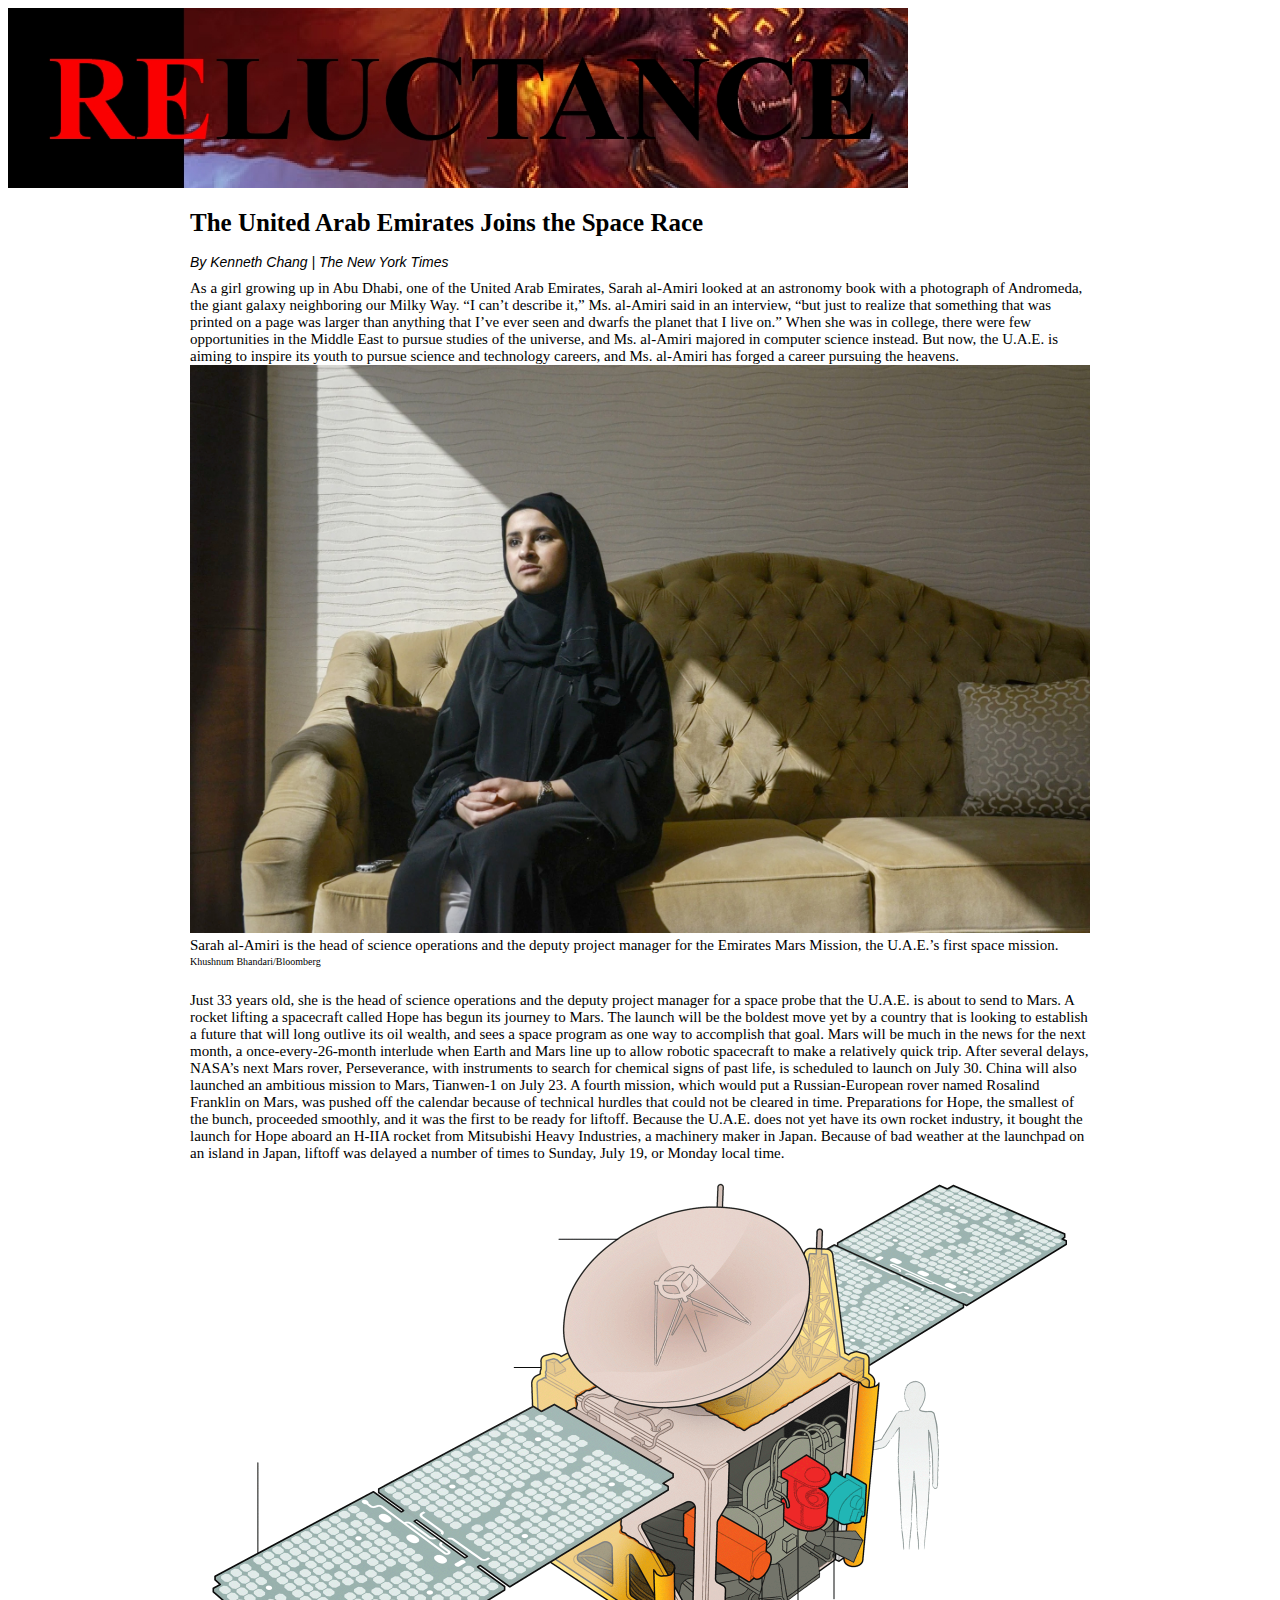
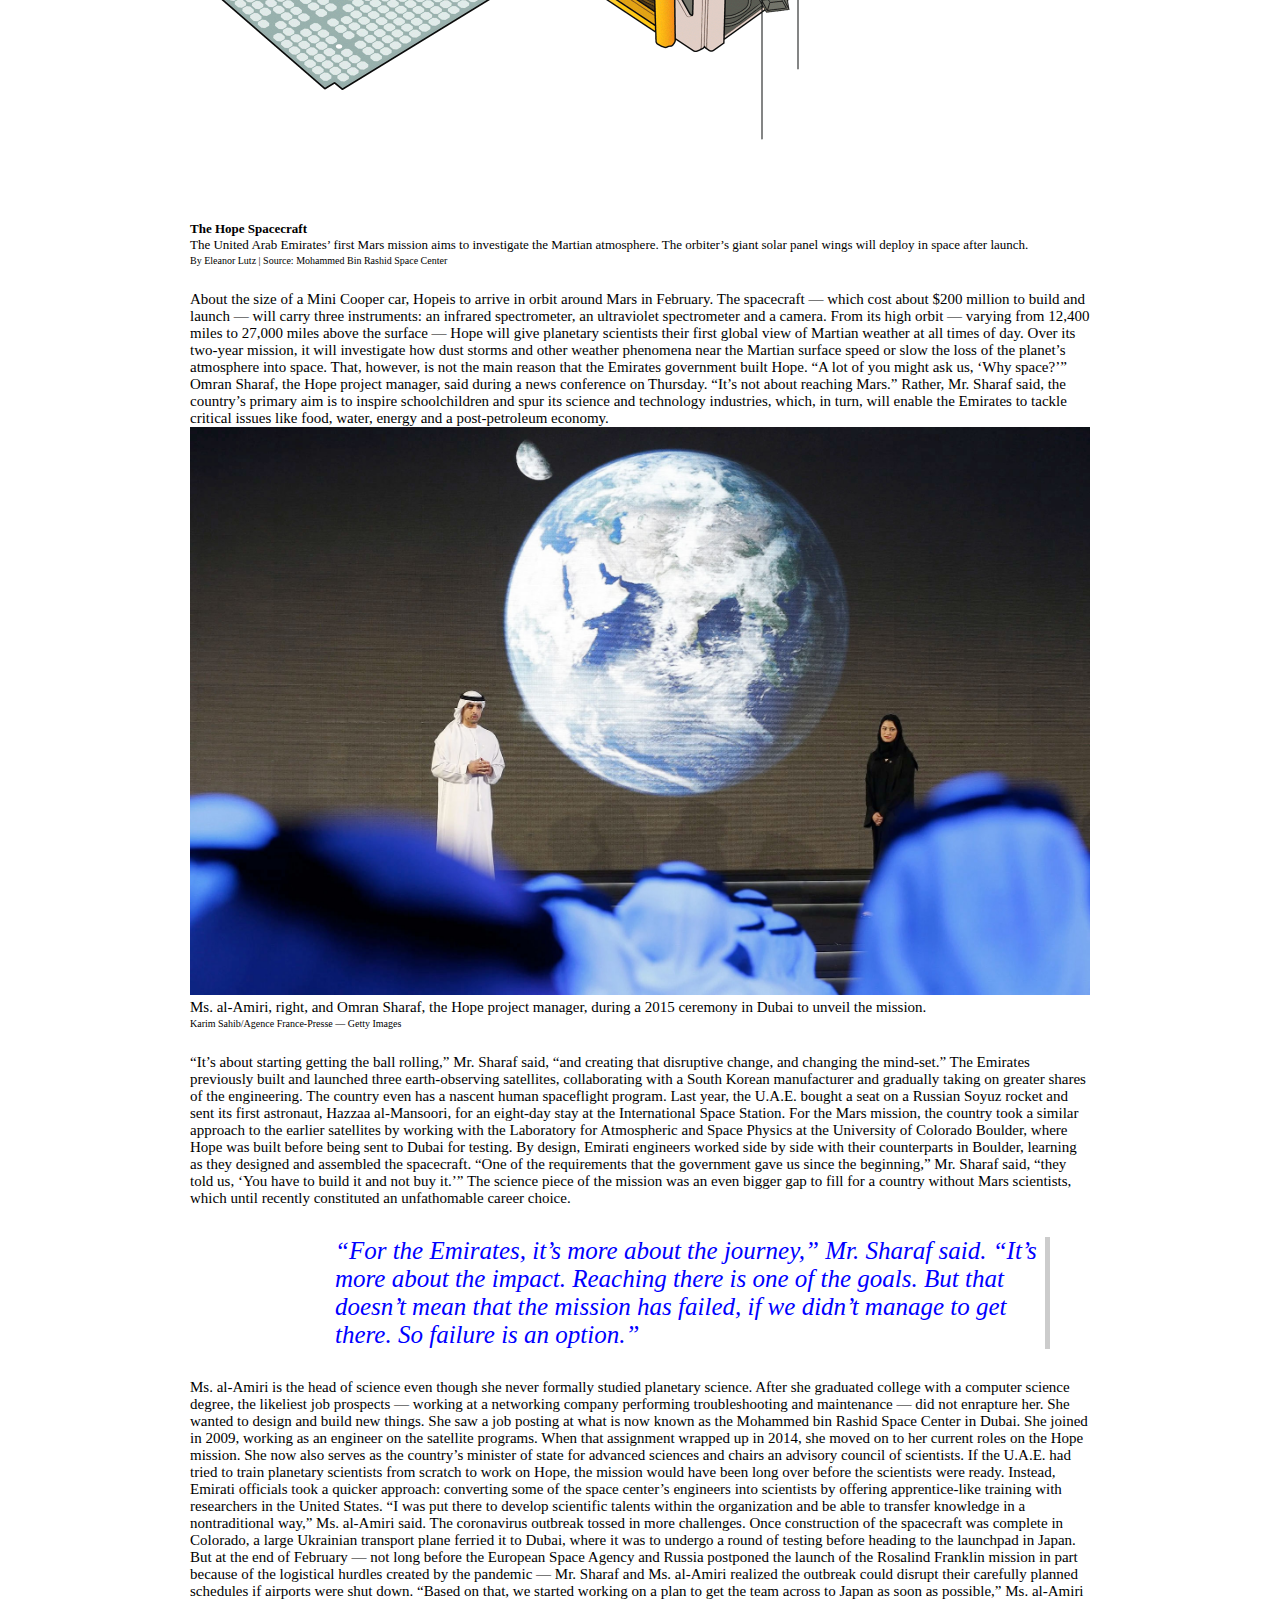
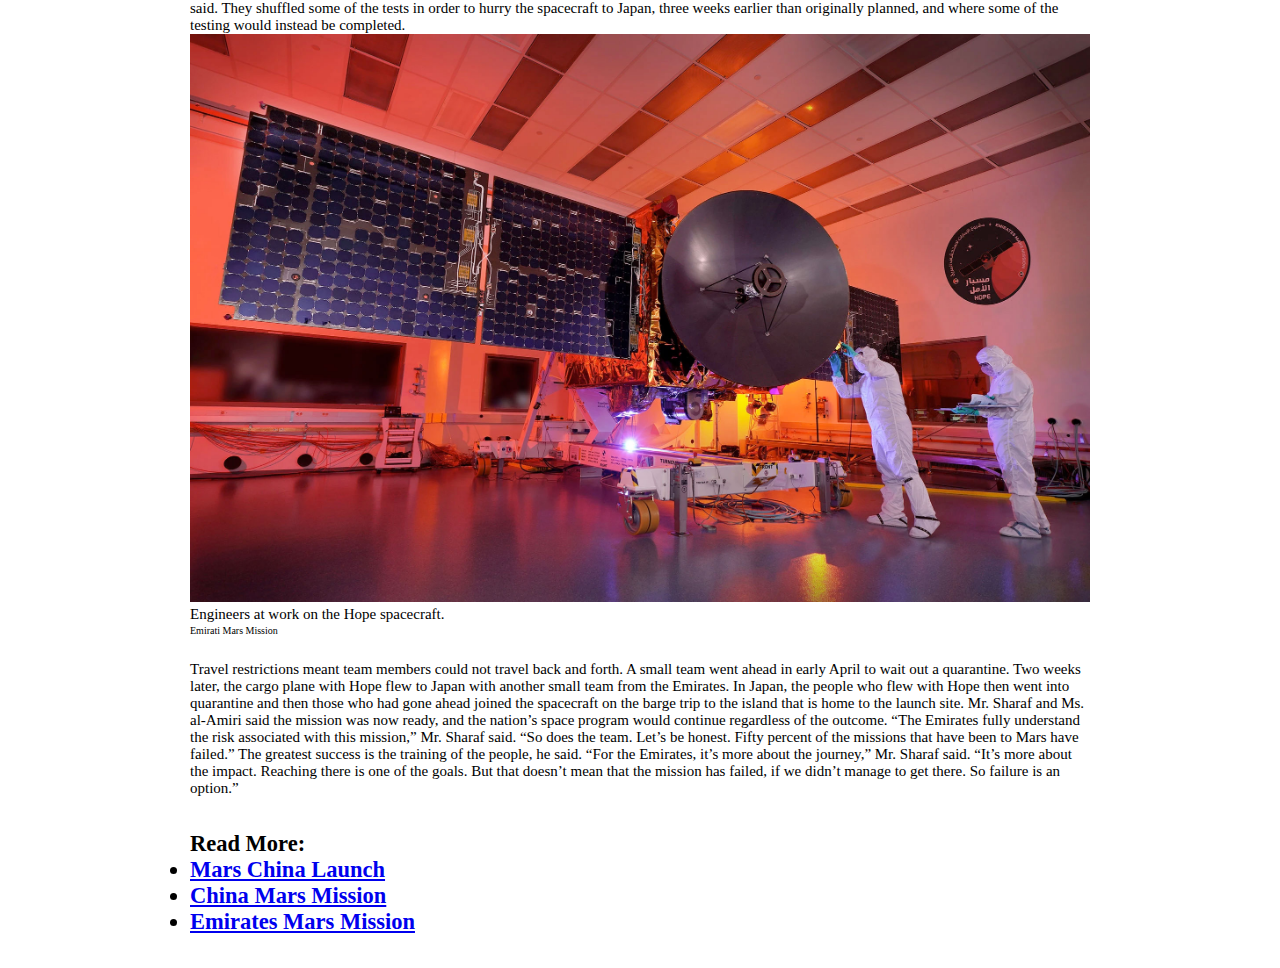
<file: LeporeLayout/index.html>
<!doctype html>
<html lang="en">

<head>

  <title></title>

<link rel="stylesheet" type="text/css" href="style.css">
<link href="https://fonts.googleapis.com/css2?family=Open+Sans:wght@400;600;700&display=swap" rel="stylesheet">

</head>
    <body>


        <img src="Custom Size – 1.jpg" width="900px">


<div id="content">

  <h1>The United Arab Emirates Joins the Space Race</h1>


    <div id="byline">By Kenneth Chang | The New York Times </div>



      <p1>As a girl growing up in Abu Dhabi, one of the United Arab Emirates, Sarah al-Amiri looked at an astronomy book with a photograph of Andromeda, the giant galaxy neighboring our Milky Way.

      “I can’t describe it,” Ms. al-Amiri said in an interview, “but just to realize that something that was printed on a page was larger than anything that I’ve ever seen and dwarfs the planet that I live on.”

      When she was in college, there were few opportunities in the Middle East to pursue studies of the universe, and Ms. al-Amiri majored in computer science instead. But now, the U.A.E. is aiming to inspire its youth to pursue science and technology careers, and Ms. al-Amiri has forged a career pursuing the heavens.</p1>

<img src="uae-mars1.jpg" width="900px">
    <div class="captions">Sarah al-Amiri is the head of science operations and the deputy project manager for the Emirates Mars Mission, the U.A.E.’s first space mission.</div>
    <div class="source">Khushnum Bhandari/Bloomberg</div>


      <p2>Just 33 years old, she is the head of science operations and the deputy project manager for a space probe that the U.A.E. is about to send to Mars.

      A rocket lifting a spacecraft called Hope has begun its journey to Mars. The launch will be the boldest move yet by a country that is looking to establish a future that will long outlive its oil wealth, and sees a space program as one way to accomplish that goal.

      Mars will be much in the news for the next month, a once-every-26-month interlude when Earth and Mars line up to allow robotic spacecraft to make a relatively quick trip. After several delays, NASA’s next Mars rover, Perseverance, with instruments to search for chemical signs of past life, is scheduled to launch on July 30. China will also launched an ambitious mission to Mars, Tianwen-1 on July 23.

      A fourth mission, which would put a Russian-European rover named Rosalind Franklin on Mars, was pushed off the calendar because of technical hurdles that could not be cleared in time.

      Preparations for Hope, the smallest of the bunch, proceeded smoothly, and it was the first to be ready for liftoff.

      Because the U.A.E. does not yet have its own rocket industry, it bought the launch for Hope aboard an H-IIA rocket from Mitsubishi Heavy Industries, a machinery maker in Japan. Because of bad weather at the launchpad on an island in Japan, liftoff was delayed a number of times to Sunday, July 19, or Monday local time.</p2>



<img src="hope-spacecraft-graphic.gif" width="900px">
    <div class="graphic1">The Hope Spacecraft</div>
    <div class="graphic2">The United Arab Emirates’ first Mars mission aims to investigate the Martian atmosphere. The orbiter’s giant solar panel wings will deploy in space after launch.</div>
    <div class="source">By Eleanor Lutz | Source: Mohammed Bin Rashid Space Center</div>


      <p3>About the size of a Mini Cooper car, Hopeis to arrive in orbit around Mars in February. The spacecraft — which cost about $200 million to build and launch — will carry three instruments: an infrared spectrometer, an ultraviolet spectrometer and a camera.

      From its high orbit — varying from 12,400 miles to 27,000 miles above the surface — Hope will give planetary scientists their first global view of Martian weather at all times of day. Over its two-year mission, it will investigate how dust storms and other weather phenomena near the Martian surface speed or slow the loss of the planet’s atmosphere into space.

      That, however, is not the main reason that the Emirates government built Hope.

      “A lot of you might ask us, ‘Why space?’” Omran Sharaf, the Hope project manager, said during a news conference on Thursday. “It’s not about reaching Mars.”

      Rather, Mr. Sharaf said, the country’s primary aim is to inspire schoolchildren and spur its science and technology industries, which, in turn, will enable the Emirates to tackle critical issues like food, water, energy and a post-petroleum economy.</p3>


<img src="uae-mars2.jpg" width="900px">
    <div class="captions">Ms. al-Amiri, right, and Omran Sharaf, the Hope project manager, during a 2015 ceremony in Dubai to unveil the mission.</div>
    <div class="source">Karim Sahib/Agence France-Presse — Getty Images</div>


      <p4>“It’s about starting getting the ball rolling,” Mr. Sharaf said, “and creating that disruptive change, and changing the mind-set.”

      The Emirates previously built and launched three earth-observing satellites, collaborating with a South Korean manufacturer and gradually taking on greater shares of the engineering. The country even has a nascent human spaceflight program. Last year, the U.A.E. bought a seat on a Russian Soyuz rocket and sent its first astronaut, Hazzaa al-Mansoori, for an eight-day stay at the International Space Station.

      For the Mars mission, the country took a similar approach to the earlier satellites by working with the Laboratory for Atmospheric and Space Physics at the University of Colorado Boulder, where Hope was built before being sent to Dubai for testing.

      By design, Emirati engineers worked side by side with their counterparts in Boulder, learning as they designed and assembled the spacecraft. “One of the requirements that the government gave us since the beginning,” Mr. Sharaf said, “they told us, ‘You have to build it and not buy it.’”

      The science piece of the mission was an even bigger gap to fill for a country without Mars scientists, which until recently constituted an unfathomable career choice.

      <blockquote> “For the Emirates, it’s more about the journey,” Mr. Sharaf said. “It’s more about the impact. Reaching there is one of the goals. But that doesn’t mean that the mission has failed, if we didn’t manage to get there. So failure is an option.” </blockquote>

      Ms. al-Amiri is the head of science even though she never formally studied planetary science.

      After she graduated college with a computer science degree, the likeliest job prospects — working at a networking company performing troubleshooting and maintenance — did not enrapture her. She wanted to design and build new things.

      She saw a job posting at what is now known as the Mohammed bin Rashid Space Center in Dubai. She joined in 2009, working as an engineer on the satellite programs. When that assignment wrapped up in 2014, she moved on to her current roles on the Hope mission.

      She now also serves as the country’s minister of state for advanced sciences and chairs an advisory council of scientists.

      If the U.A.E. had tried to train planetary scientists from scratch to work on Hope, the mission would have been long over before the scientists were ready. Instead, Emirati officials took a quicker approach: converting some of the space center’s engineers into scientists by offering apprentice-like training with researchers in the United States.

      “I was put there to develop scientific talents within the organization and be able to transfer knowledge in a nontraditional way,” Ms. al-Amiri said.

      The coronavirus outbreak tossed in more challenges.

      Once construction of the spacecraft was complete in Colorado, a large Ukrainian transport plane ferried it to Dubai, where it was to undergo a round of testing before heading to the launchpad in Japan.

      But at the end of February — not long before the European Space Agency and Russia postponed the launch of the Rosalind Franklin mission in part because of the logistical hurdles created by the pandemic — Mr. Sharaf and Ms. al-Amiri realized the outbreak could disrupt their carefully planned schedules if airports were shut down.

      “Based on that, we started working on a plan to get the team across to Japan as soon as possible,” Ms. al-Amiri said.

      They shuffled some of the tests in order to hurry the spacecraft to Japan, three weeks earlier than originally planned, and where some of the testing would instead be completed.</p4>


<img src="uae-mars3.jpg" width="900px">
    <div class="captions">Engineers at work on the Hope spacecraft.</div>
    <div class="source">Emirati Mars Mission</div>

      <p5>Travel restrictions meant team members could not travel back and forth. A small team went ahead in early April to wait out a quarantine. Two weeks later, the cargo plane with Hope flew to Japan with another small team from the Emirates.

      In Japan, the people who flew with Hope then went into quarantine and then those who had gone ahead joined the spacecraft on the barge trip to the island that is home to the launch site.

      Mr. Sharaf and Ms. al-Amiri said the mission was now ready, and the nation’s space program would continue regardless of the outcome.

      “The Emirates fully understand the risk associated with this mission,” Mr. Sharaf said. “So does the team. Let’s be honest. Fifty percent of the missions that have been to Mars have failed.”

      The greatest success is the training of the people, he said.

      “For the Emirates, it’s more about the journey,” Mr. Sharaf said. “It’s more about the impact. Reaching there is one of the goals. But that doesn’t mean that the mission has failed, if we didn’t manage to get there. So failure is an option.”</p5>



      <h2>Read More:
        <id="links">
          <li><a href="https://www.nytimes.com/2020/07/22/science/mars-china-launch.html?action=click&block=associated_collection_recirc&impression_id=8fa169b0-cd41-11ea-9e45-6dfedec6de97&index=0&pgtype=Article&region=footer">Mars China  Launch</a></li>
          <li><a href="https://www.nytimes.com/2020/07/22/science/china-mars-mission.html?action=click&block=associated_collection_recirc&impression_id=8fa169b1-cd41-11ea-9e45-6dfedec6de97&index=1&pgtype=Article&region=footer">China Mars Mission</a></li>
          <li><a href="https://www.nytimes.com/2020/07/19/science/emirates-mars-mission.html?action=click&block=associated_collection_recirc&impression_id=8fa169b2-cd41-11ea-9e45-6dfedec6de97&index=2&pgtype=Article&region=footer">Emirates Mars Mission</a></li>
      </id>
    </h2>

</div>

</body>

</html>
</file>
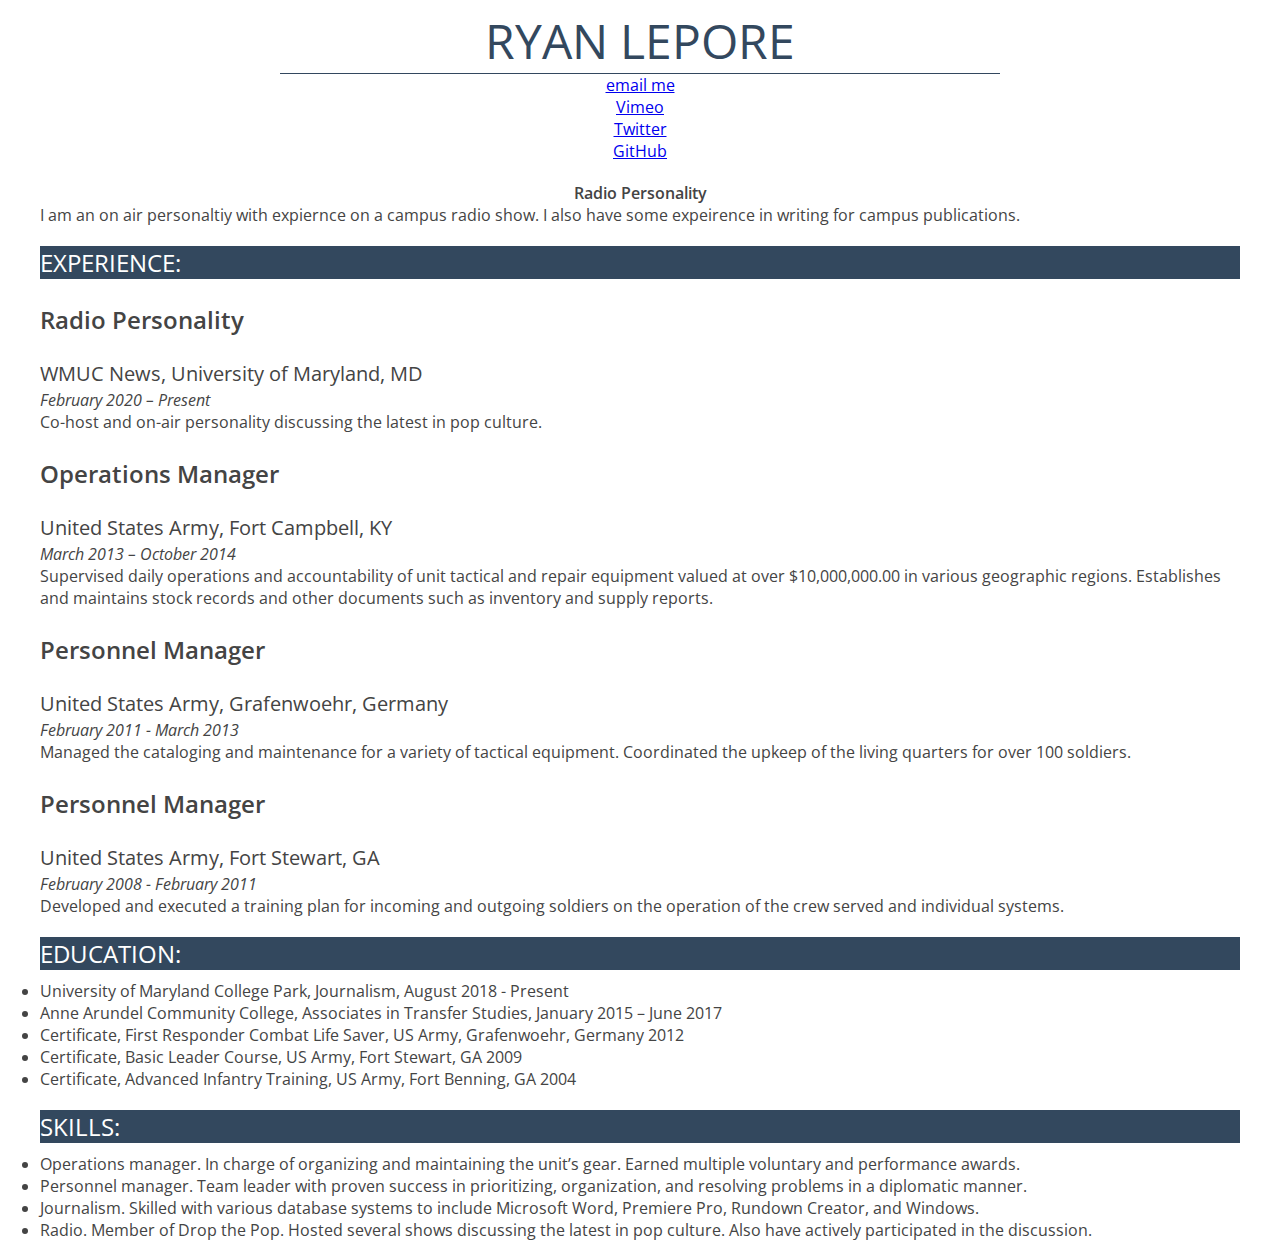
<file: Resume/index.html>
<!doctype html>
<html lang="en">

<head>

  <title>Ryan Lepore's Resume</title>

  <link rel="stylesheet" type="text/css" href="style.css">
  <link href="https://fonts.googleapis.com/css2?family=Open+Sans:wght@400;600;700&display=swap" rel="stylesheet">

</head>

<body>

<!-- I built this myself-->


<div id="container">

  <div id="name">Ryan Lepore </div>
<!--
  <img src="IMG_20191023_174424.jpg" width="300px">
-->

  <div class="menu">
    <li><a href="mailto:ryno91785@gmail.com">email me</a></li>
    <li><a href="https://vimeo.com/user102680269">Vimeo</a></li>
    <li><a href="https://twitter.com/ryno248">Twitter</a></li>
    <li><a href="https://github.com/ryno248">GitHub</a></li>
  </div>

<div id="title">Radio Personality </div>
  <div class="description" class="top">I am an on air personaltiy with expiernce on a campus radio show.  I also have some expeirence in writing for campus publications.</div>

<!-- Experience Section -->
  <div class="sectionheader">Experience:</div>

  <!-- Current Job -->
    <h3>Radio Personality</h3>
    <div class="organization">WMUC News, University of Maryland, MD</div>
    <div class="date">February 2020 – Present</div>
    <div class="description">Co-host and on-air personality discussing the latest in pop culture.</div>

  <!-- First Job -->
    <h3>Operations Manager</h3>
    <div class="organization">United States Army, Fort Campbell, KY</div>
    <div class="date">March 2013 – October 2014</div>
    <div class="description">Supervised daily operations and accountability of unit tactical and repair equipment valued at over $10,000,000.00 in various geographic regions.  Establishes and maintains stock records and other documents such as inventory and supply reports.</div>

    <!-- Second Job -->
    <h3>Personnel Manager</h3>
    <div class="organization">United States Army, Grafenwoehr, Germany</div>
    <div class="date">February 2011 - March 2013</div>
    <div class="description">Managed the cataloging and maintenance for a variety of tactical equipment.  Coordinated the upkeep of the living quarters for over 100 soldiers.</div>

    <!-- Third Job -->
    <h3>Personnel Manager</h3>
    <div class="organization">United States Army, Fort Stewart, GA</div>
    <div class="date">February 2008 - February 2011</div>
    <div class="description">Developed and executed a training plan for incoming and outgoing soldiers on the operation of the crew served and individual systems.</div>

<!-- Education Section -->
  <div class="sectionheader">Education:</div>
    <id="degrees">
      <li>University of Maryland College Park, Journalism, August 2018 - Present</li>
      <li>Anne Arundel Community College, Associates in Transfer Studies, January 2015 – June 2017</li>
      <li>Certificate, First Responder Combat Life Saver, US Army, Grafenwoehr, Germany 2012</li>
      <li>Certificate, Basic Leader Course, US Army, Fort Stewart, GA 2009</li>
      <li>Certificate, Advanced Infantry Training, US Army, Fort Benning, GA 2004</li>
    </id>

<!-- Skills Section -->
  <div class="sectionheader">Skills:</div>
    <id="do">
      <li>Operations manager.  In charge of organizing and maintaining the unit’s gear.  Earned multiple voluntary and performance awards.</li>
      <li>Personnel manager.  Team leader with proven success in prioritizing, organization, and resolving problems in a diplomatic manner.</li>
      <li>Journalism.  Skilled with various database systems to include Microsoft Word, Premiere Pro, Rundown Creator, and Windows.</li>
      <li>Radio.  Member of Drop the Pop.  Hosted several shows discussing the latest in pop culture.  Also have actively participated in the discussion.</li>
    </id>
  </div>

</body>

</html>
</file>
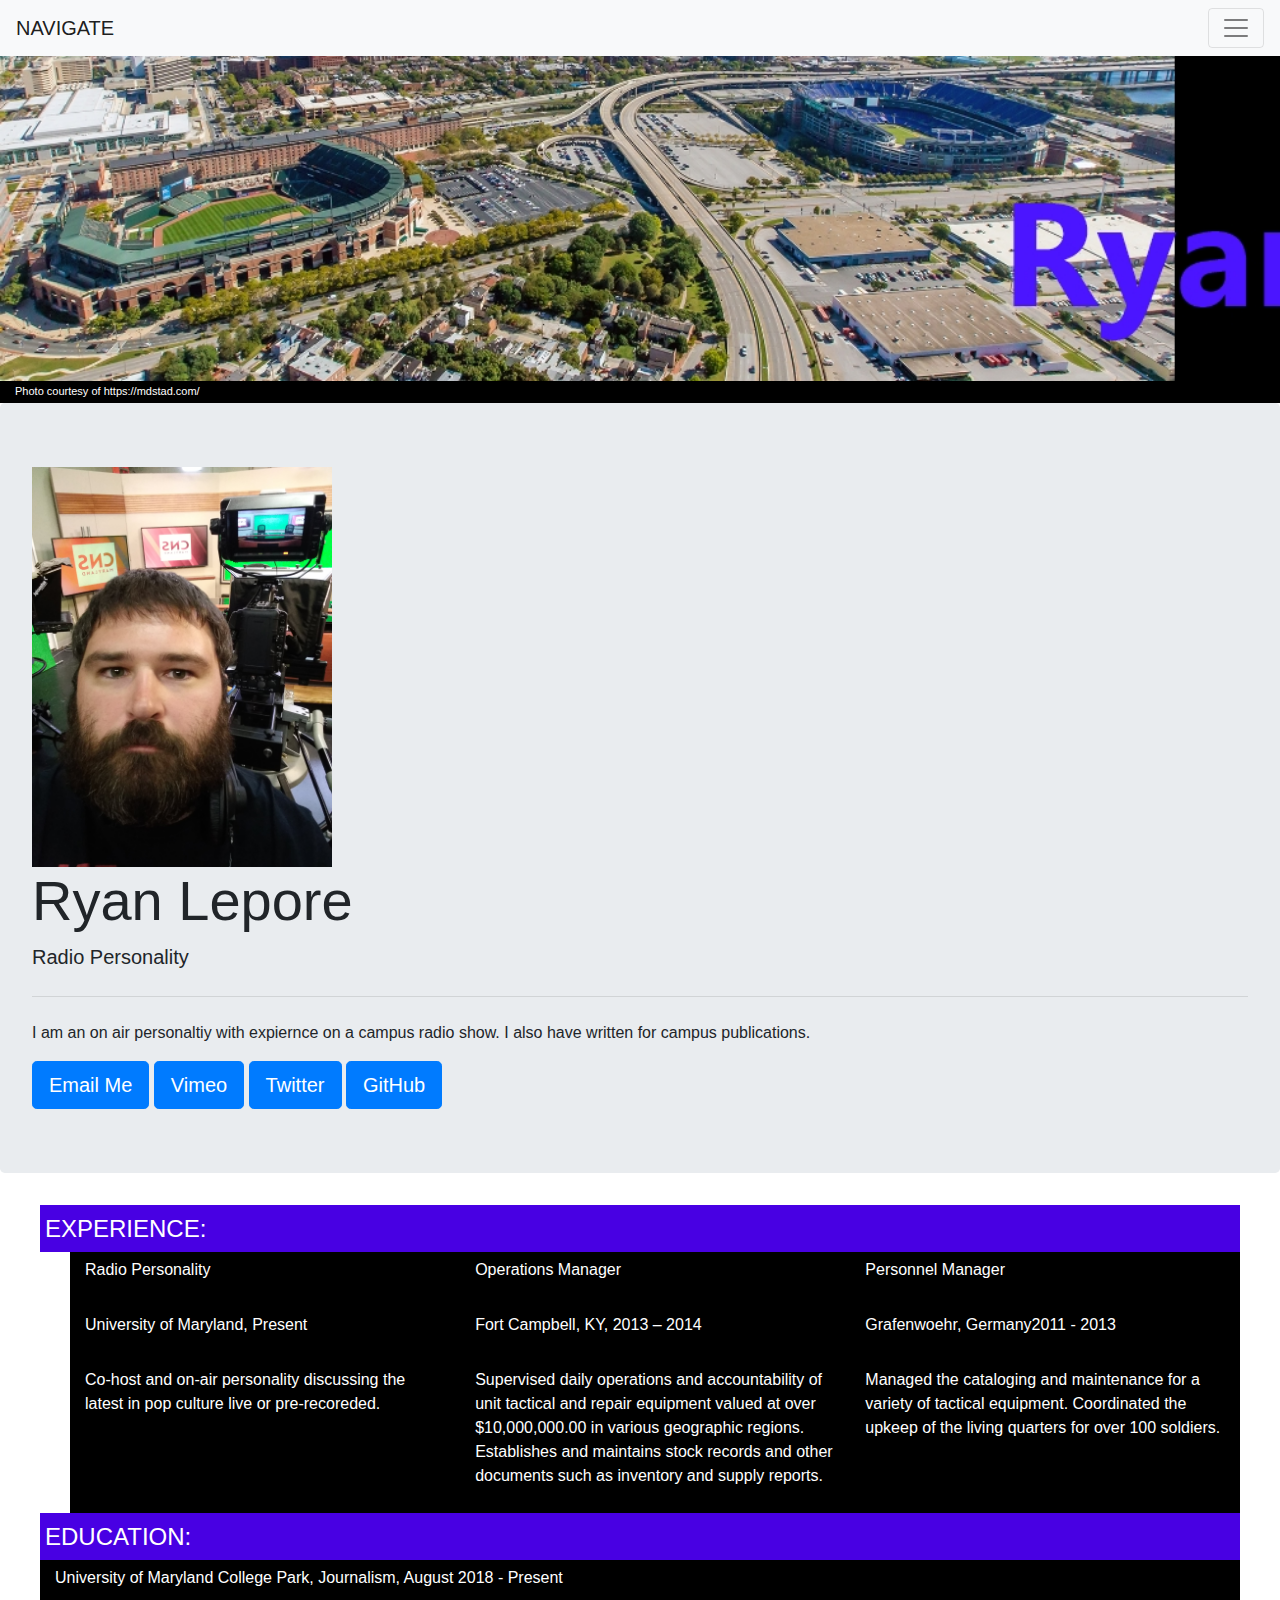
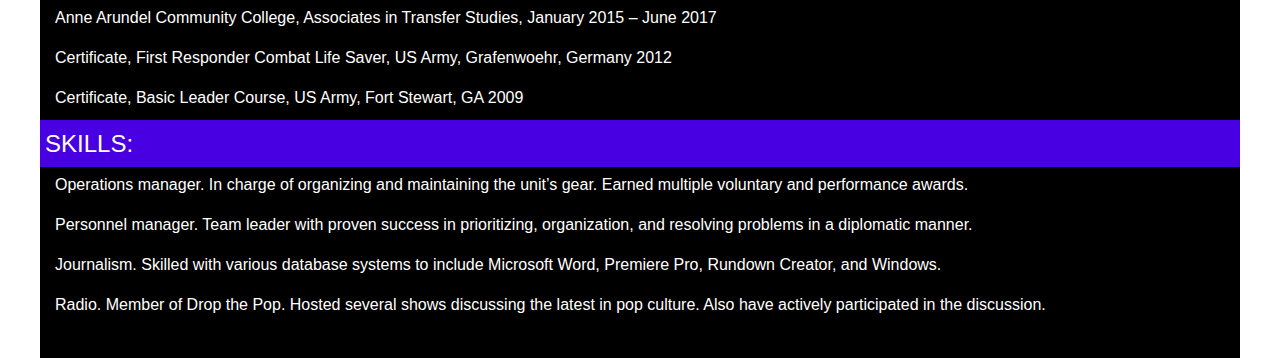
<file: resumefinal/index.html>
<!doctype html>

<html lang="en">

<head>
<meta name="viewport" content="width=device-width, initial-scale=1">

 <title>Bootstrap Template</title>

 <link rel="stylesheet" type="text/css" href="style.css">
 <link href="https://fonts.googleapis.com/css2?family=Open+Sans:wght@400;600;700&display=swap" rel="stylesheet">

 <!-- Bootstrap CSS -->
 <link rel="stylesheet" href="https://stackpath.bootstrapcdn.com/bootstrap/4.4.1/css/bootstrap.min.css" integrity="sha384-Vkoo8x4CGsO3+Hhxv8T/Q5PaXtkKtu6ug5TOeNV6gBiFeWPGFN9MuhOf23Q9Ifjh" crossorigin="anonymous">


 <meta name="viewport" content="width=device-width, initial-scale=1">



</head>

<body>


  <!-- Start of Navbar -->
  <nav class="navbar fixed-top navbar-light bg-light">
   <a class="navbar-brand" href="#">NAVIGATE</a>
   <button class="navbar-toggler" type="button" data-toggle="collapse" data-target="#navbarSupportedContent" aria-controls="navbarSupportedContent" aria-expanded="false" aria-label="Toggle navigation">
     <span class="navbar-toggler-icon"></span>
   </button>

   <div class="collapse navbar-collapse" id="navbarSupportedContent">
     <ul class="navbar-nav mr-auto">
       <li class="nav-item active">
         <a class="nav-link" href="#">EXPERIENCE <span class="sr-only">(current)</span></a>
       </li>
       <li class="nav-item">
         <a class="nav-link" href="#">EDUCATION</a>
       </li>
       <li class="nav-item">
         <a class="nav-link" href="#">SKILLS</a>
       </li>

     </ul>

   </div>
  </nav>
<!-- End of Navbar -->

   <img src="Topper.jpg" width="1907px">

   <div class="row1">
    <div class="col-md-12">Photo courtesy of https://mdstad.com/</div>
   </div>


<!--
Start of Jumbotron -->
  <div class="jumbotron">
   <img src="IMG_20191023_174424.jpg" width="300px">
   <h1 class="display-4">Ryan Lepore</h1>
   <p class="lead">Radio Personality</p>
   <hr class="my-4">
   <p>I am an on air personaltiy with expiernce on a campus radio show.  I also have written for campus publications.</p>
   <a class="btn btn-primary btn-lg" target="new" role="button" href="mailto:ryno91785@gmail.com">Email Me</a>
   <a class="btn btn-primary btn-lg" target="new" role="button" href="https://vimeo.com/user102680269">Vimeo</a>
   <a class="btn btn-primary btn-lg" target="new" role="button" href="https://twitter.com/ryno248">Twitter</a>
   <a class="btn btn-primary btn-lg" target="new" role="button" href="https://github.com/ryno248">GitHub</a>
  </div>
<!-- End of Jumbotron
 -->


<!-- Resume -->

<div id="resume">
<!--
  <div id="name">Ryan Lepore </div>
-->
<!--
  <img src="IMG_20191023_174424.jpg" width="300px">
-->

<!-- Experience Section -->
  <div class="sectionheader">Experience:</div>

    <div class="container">
      <div class="row" align"left">
        <div class="col-sm">
          Radio Personality
        </div>
        <div class="col-sm">
          Operations Manager
        </div>
        <div class="col-sm">
          Personnel Manager
        </div>
      </div>
    </div>

    <div class="container">
        <div class="row">
          <div class="col-sm">
            University of Maryland, Present
          </div>
          <div class="col-sm">
            Fort Campbell, KY, 2013 – 2014
          </div>
          <div class="col-sm">
            Grafenwoehr, Germany2011 - 2013
          </div>
        </div>
      </div>

    <div class="container">
      <div class="row">
        <div class="col-sm">
          Co-host and on-air personality discussing the latest in pop culture live or pre-recoreded.
        </div>
        <div class="col-sm">
          Supervised daily operations and accountability of unit tactical and repair equipment valued at over $10,000,000.00 in various geographic regions.  Establishes and maintains stock records and other documents such as inventory and supply reports.
        </div>
        <div class="col-sm">
          Managed the cataloging and maintenance for a variety of tactical equipment.  Coordinated the upkeep of the living quarters for over 100 soldiers.
        </div>
      </div>
    </div>


<!-- Education Section -->
  <div class="sectionheader">Education:</div>

    <div class="row2">
     <div class="col-md-12">University of Maryland College Park, Journalism, August 2018 - Present</div>
    </div>

    <div class="row2">
     <div class="col-md-12">Anne Arundel Community College, Associates in Transfer Studies, January 2015 – June 2017</div>
    </div>

    <div class="row2">
     <div class="col-md-12">Certificate, First Responder Combat Life Saver, US Army, Grafenwoehr, Germany 2012</div>
    </div>

    <div class="row2">
     <div class="col-md-12">Certificate, Basic Leader Course, US Army, Fort Stewart, GA 2009</div>
    </div>

<!-- Skills Section -->
  <div class="sectionheader">Skills:</div>

    <div class="row2">
     <div class="col-md-12">Operations manager.  In charge of organizing and maintaining the unit’s gear.  Earned multiple voluntary and performance awards.</div>
    </div>

    <div class="row2">
     <div class="col-md-12">Personnel manager.  Team leader with proven success in prioritizing, organization, and resolving problems in a diplomatic manner.</div>
    </div>

    <div class="row2">
     <div class="col-md-12">Journalism.  Skilled with various database systems to include Microsoft Word, Premiere Pro, Rundown Creator, and Windows.</div>
    </div>

    <div class="row3">
     <div class="col-md-12">Radio.  Member of Drop the Pop.  Hosted several shows discussing the latest in pop culture.  Also have actively participated in the discussion.</div>
    </div>

    <div class="row2">
     <div class="col-md-12"></div>
    </div>
  </div>



<!-- End of Resume -->

<!-- jQuery first, then Popper.js, then Bootstrap JS -->
<script src="https://code.jquery.com/jquery-3.4.1.slim.min.js" integrity="sha384-J6qa4849blE2+poT4WnyKhv5vZF5SrPo0iEjwBvKU7imGFAV0wwj1yYfoRSJoZ+n" crossorigin="anonymous"></script>
<script src="https://cdn.jsdelivr.net/npm/popper.js@1.16.0/dist/umd/popper.min.js" integrity="sha384-Q6E9RHvbIyZFJoft+2mJbHaEWldlvI9IOYy5n3zV9zzTtmI3UksdQRVvoxMfooAo" crossorigin="anonymous"></script>
<script src="https://stackpath.bootstrapcdn.com/bootstrap/4.4.1/js/bootstrap.min.js" integrity="sha384-wfSDF2E50Y2D1uUdj0O3uMBJnjuUD4Ih7YwaYd1iqfktj0Uod8GCExl3Og8ifwB6" crossorigin="anonymous"></script>



</body>

</html>
</file>
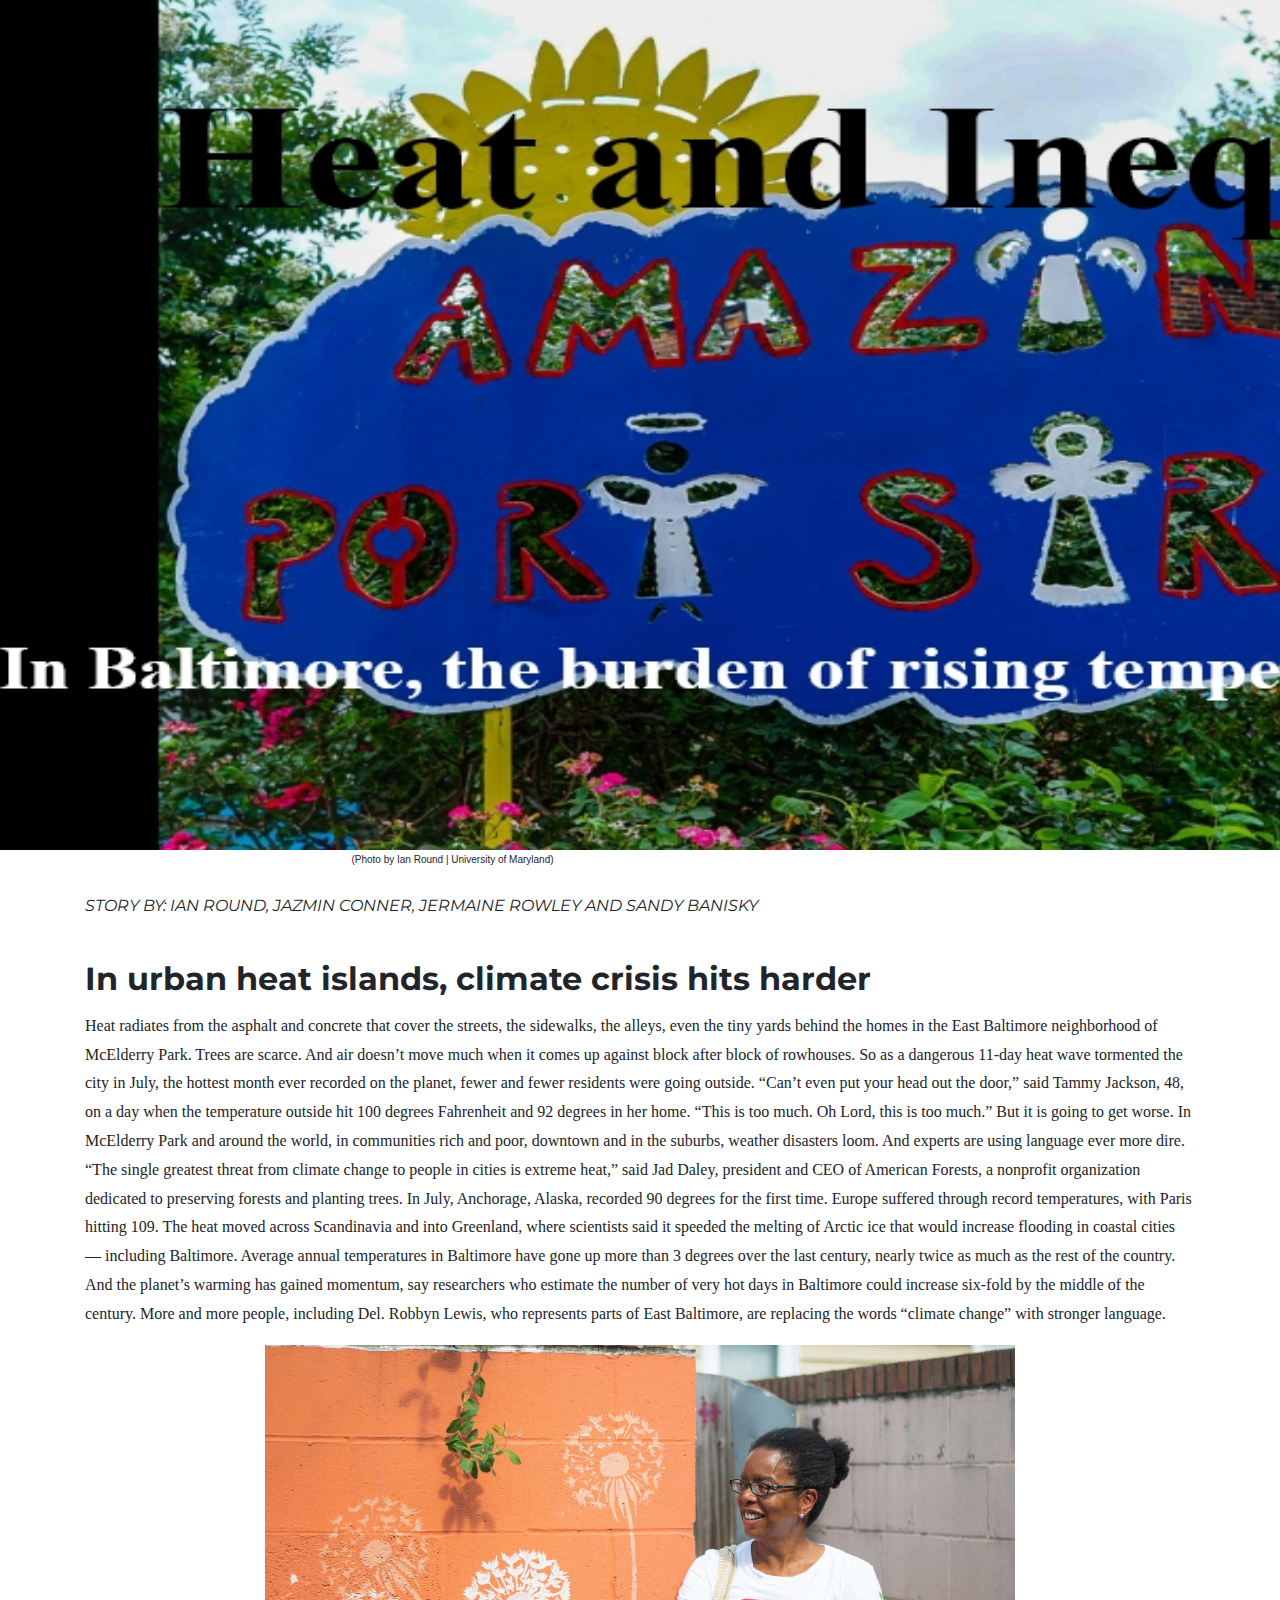
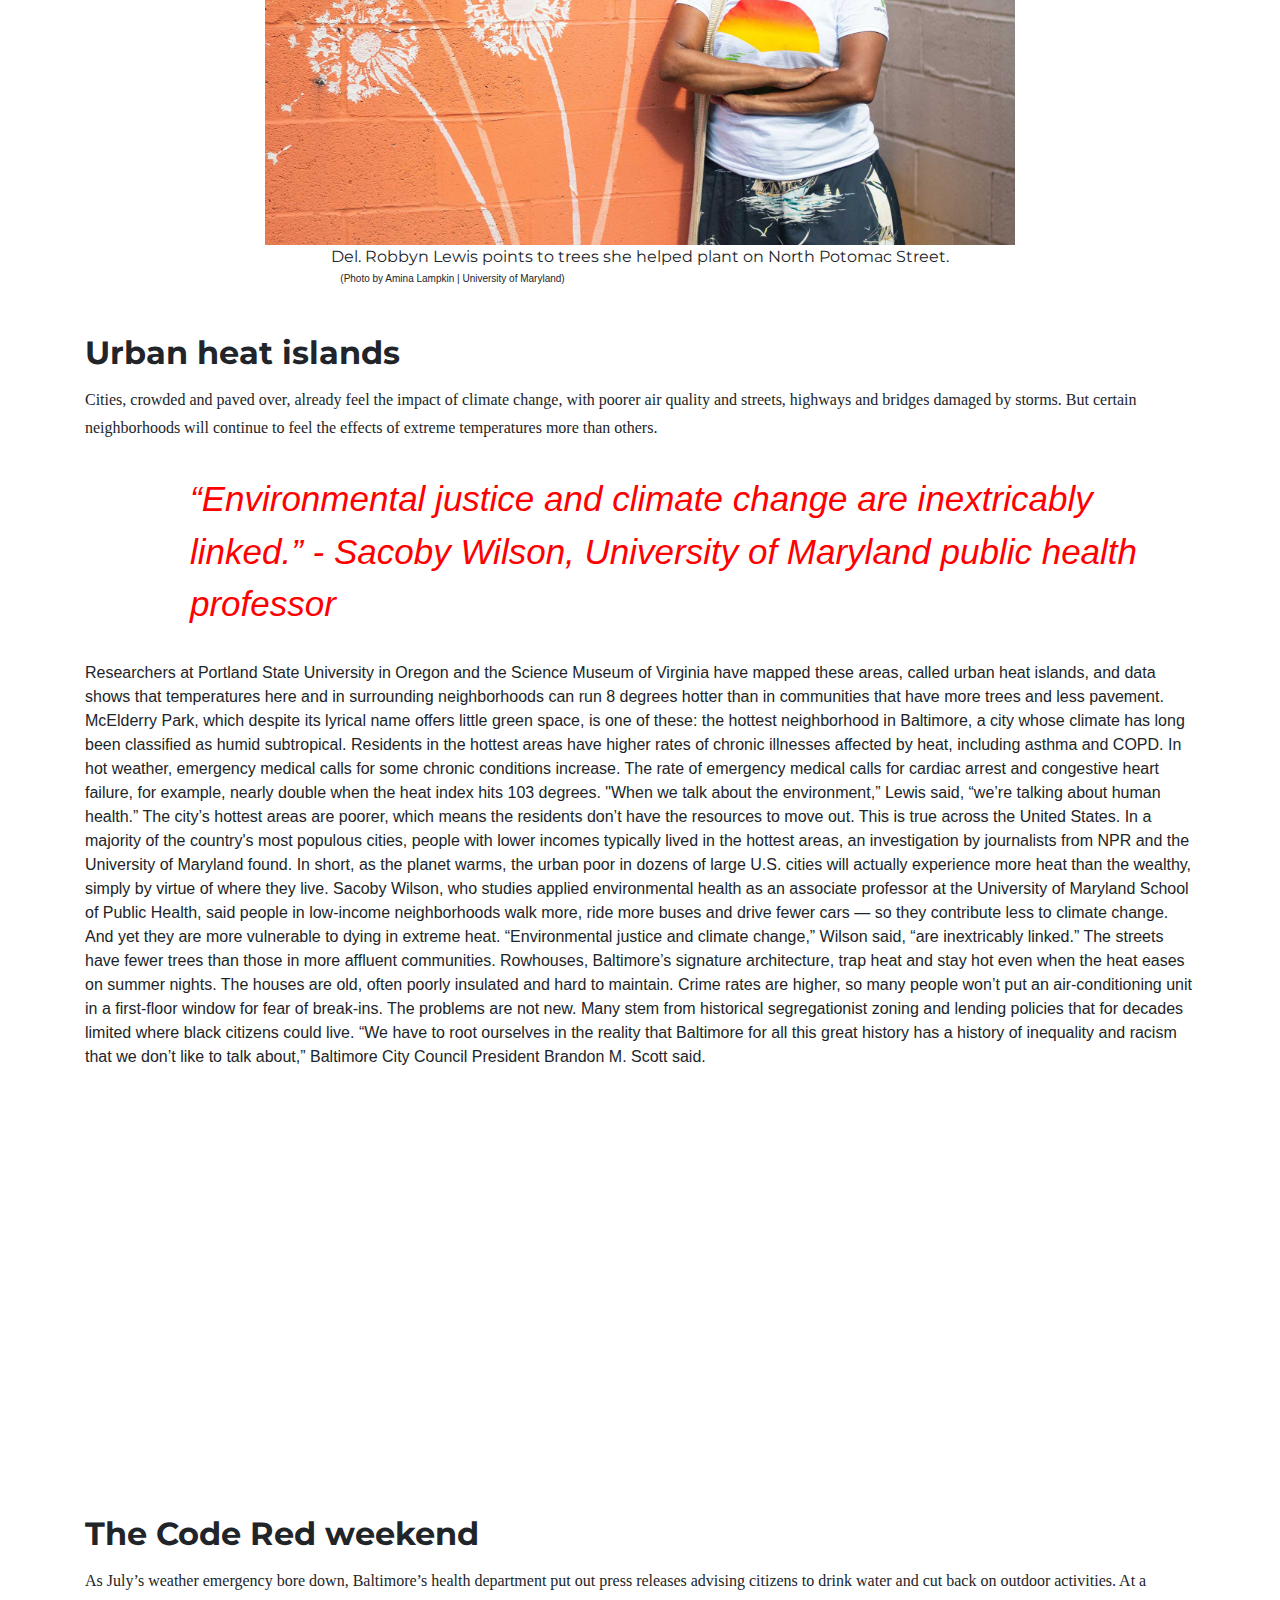
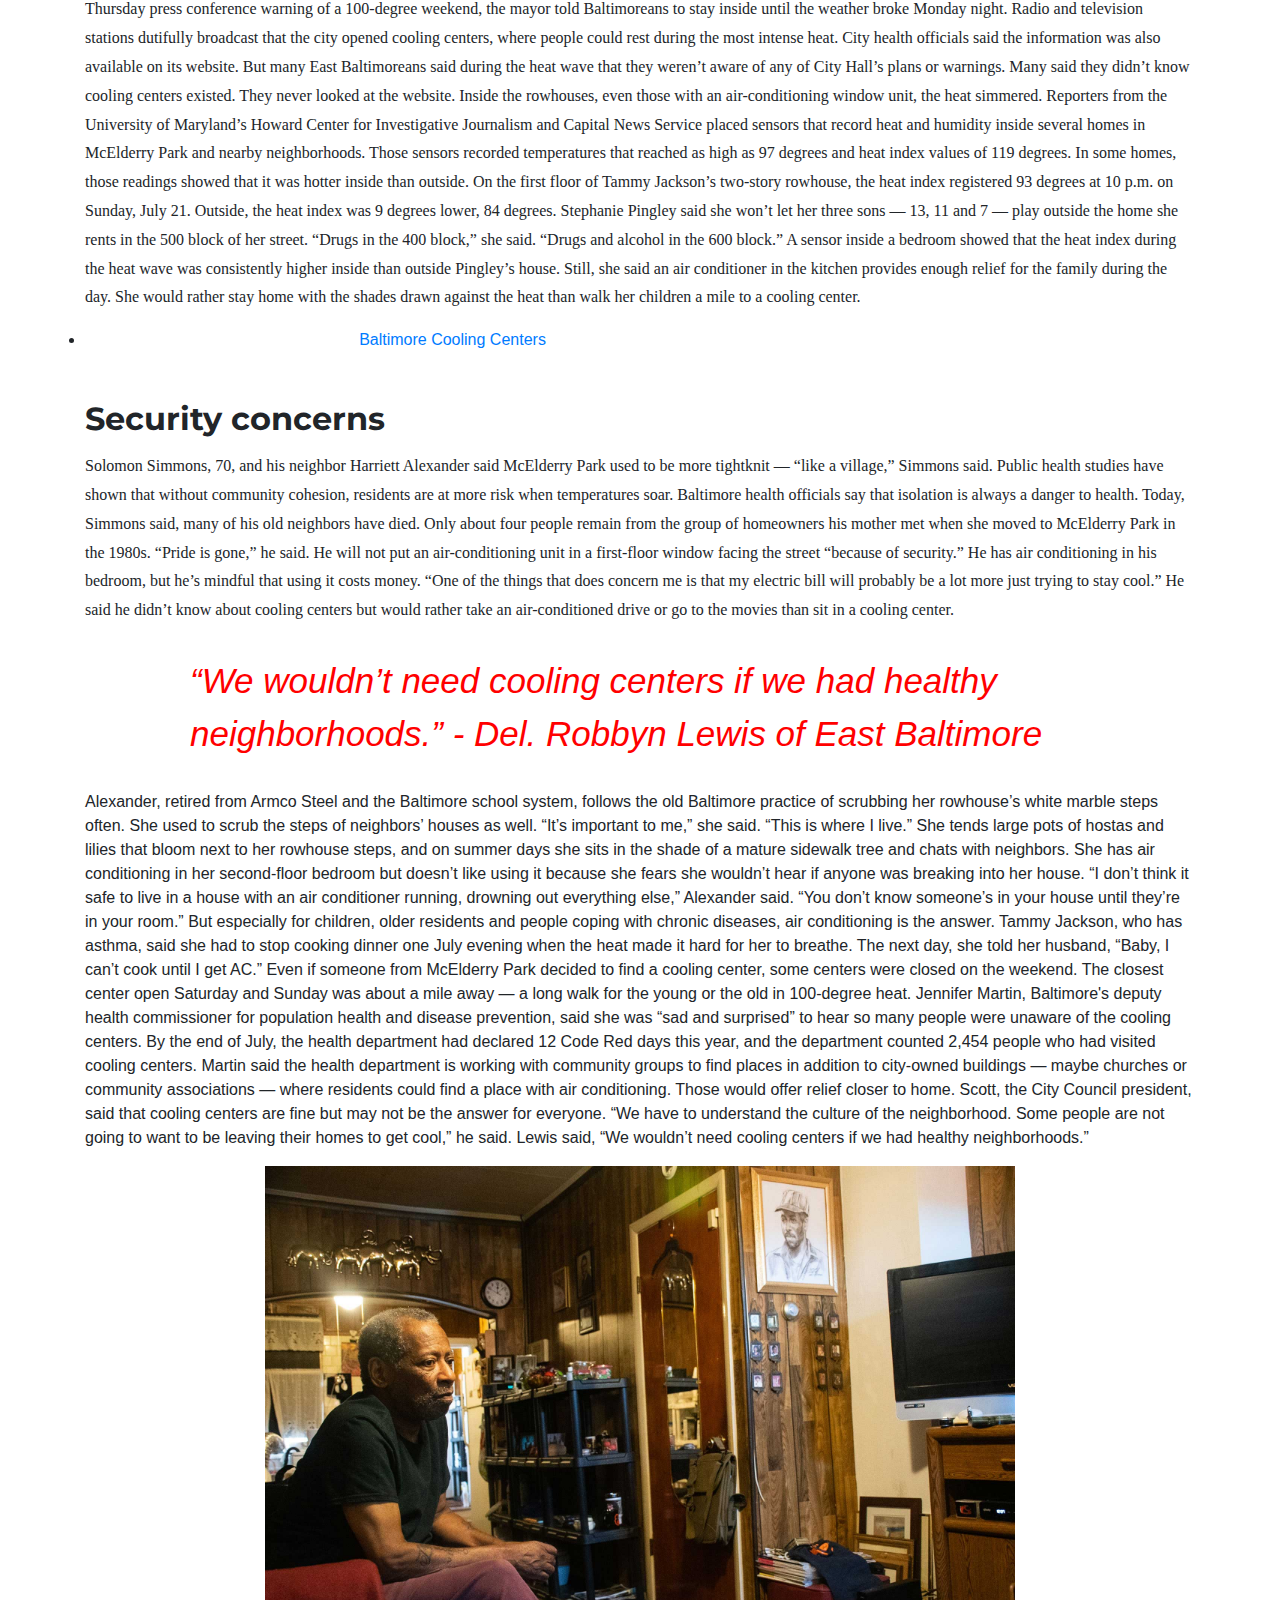
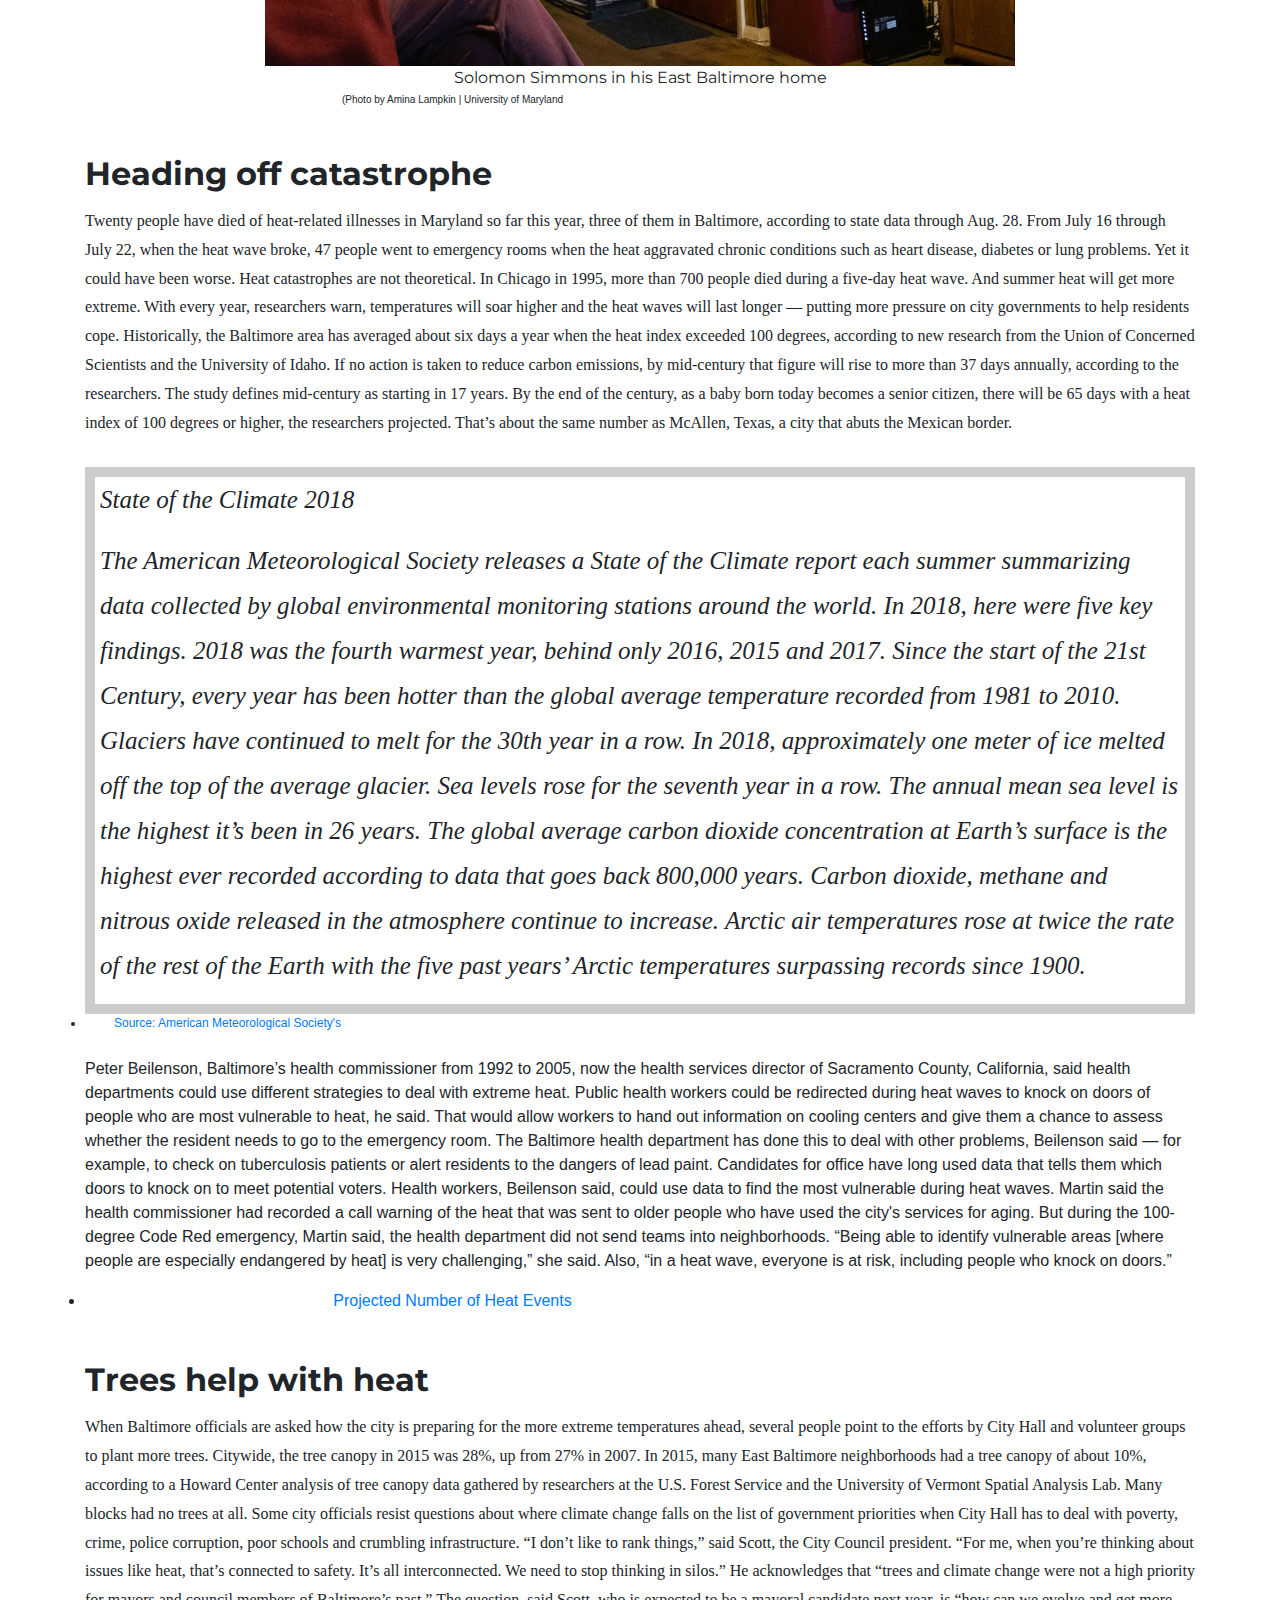
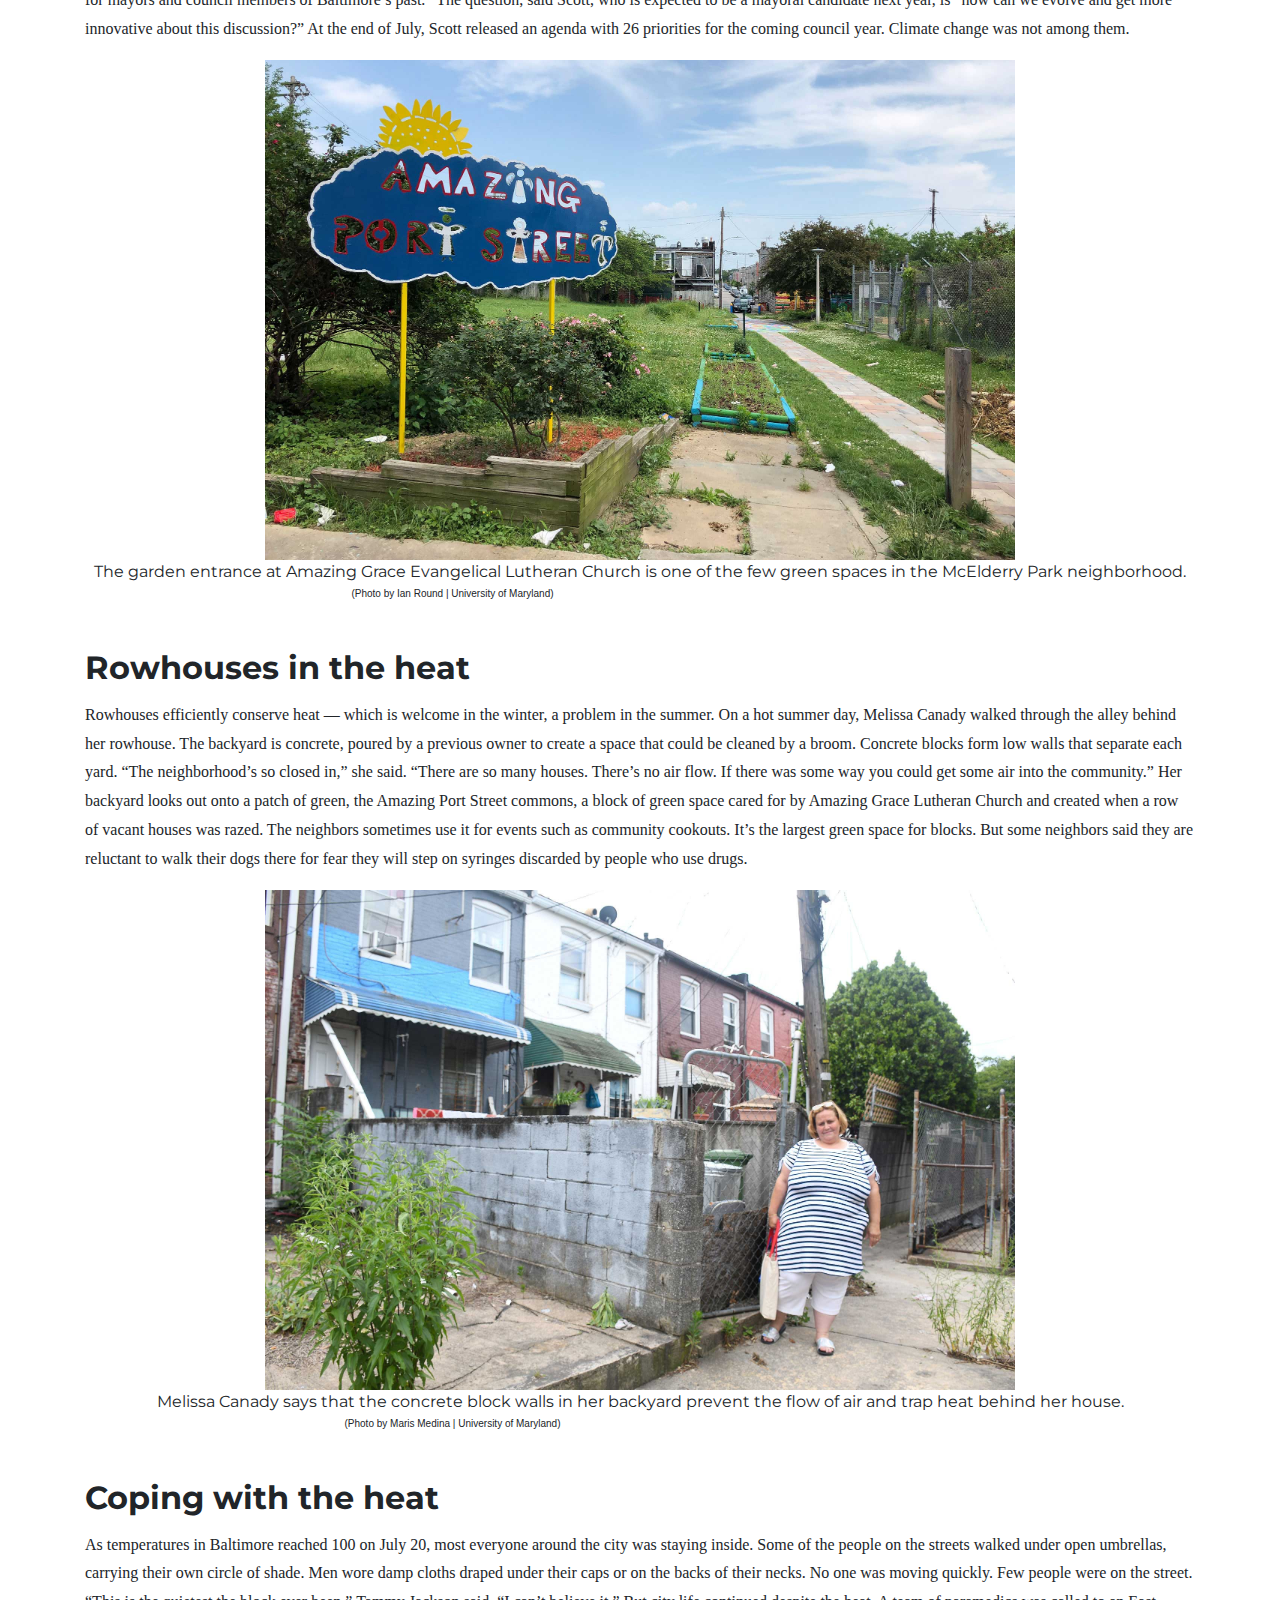
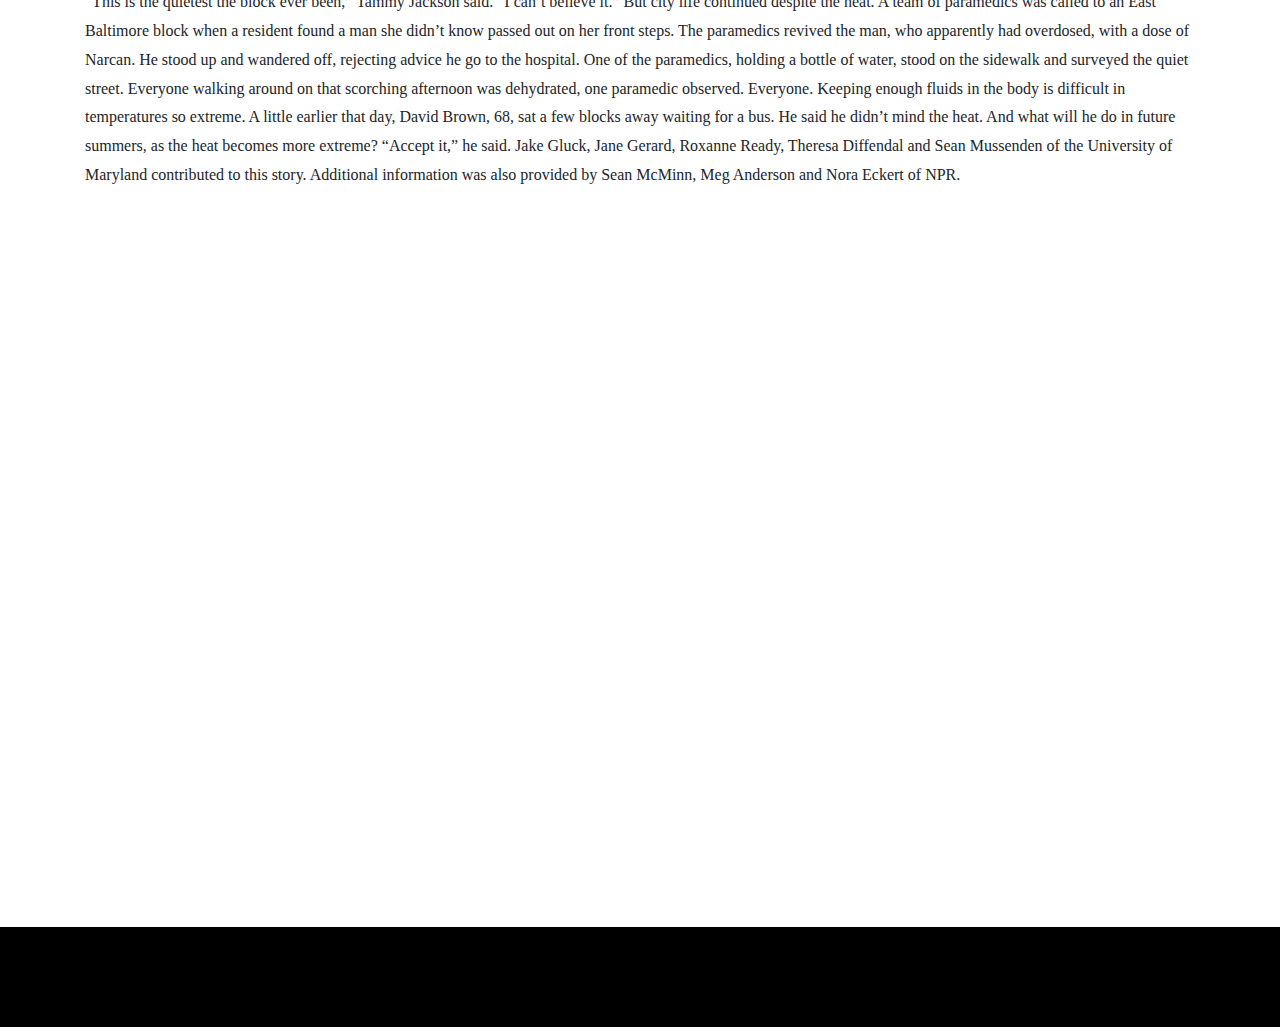
<file: crisis-project/climate-crisis.html>
<!doctype html>

<html lang="en">

<head>
  <meta charset="utf-8">
<meta name="viewport" content="width=device-width, initial-scale=1">

 <title>Bootstrap Template</title>
 <meta name="description" content="Merill College of Journalism, UMD">
 <meta name="author" content="Ryan Lepore">

 <!-- Bootstrap CSS -->
 <link rel="stylesheet" href="https://stackpath.bootstrapcdn.com/bootstrap/4.4.1/css/bootstrap.min.css" integrity="sha384-Vkoo8x4CGsO3+Hhxv8T/Q5PaXtkKtu6ug5TOeNV6gBiFeWPGFN9MuhOf23Q9Ifjh" crossorigin="anonymous">

 <!-- Stylesheet -->
<link rel="stylesheet" type="text/css" href="style.css">


 <!-- Fonts -->
<link rel="preconnect" href="https://fonts.gstatic.com">
<link href="https://fonts.googleapis.com/css2?family=Montserrat:wght@700&display=swap" rel="stylesheet">
<link rel="preconnect" href="https://fonts.gstatic.com">
<link href="https://fonts.googleapis.com/css2?family=Montserrat:wght@400;700&display=swap" rel="stylesheet">

</head>

<body>


<!-- page topper here -->
        <img src="Custom Size – 1.jpg" width="1905px" height="850px">

<!--

  <div class="jumbotron">
   <h1 class="display-4">Hello, world!</h1>
   <p class="lead">This is a simple hero unit, a simple jumbotron-style component for calling extra attention to featured content or information.</p>
   <hr class="my-4">
   <p>It uses utility classes for typography and spacing to space content out within the larger container.</p>
   <a class="btn btn-primary btn-lg" href="#" role="button">Learn more</a>
  </div>

-->

<div class="container">
  <div class="source">(Photo by Ian Round | University of Maryland)</div>

  <p class="byline">STORY BY: IAN ROUND, JAZMIN CONNER, JERMAINE ROWLEY AND SANDY BANISKY</p>

  <p class="chapters">In urban heat islands, climate crisis hits harder</p>
  <p>Heat radiates from the asphalt and concrete that cover the streets, the sidewalks, the alleys, even the tiny yards behind the homes in the East Baltimore neighborhood of McElderry Park. Trees are scarce. And air doesn’t move much when it comes up against block after block of rowhouses.
  So as a dangerous 11-day heat wave tormented the city in July, the hottest month ever recorded on the planet, fewer and fewer residents were going outside.
  “Can’t even put your head out the door,” said Tammy Jackson, 48, on a day when the temperature outside hit 100 degrees Fahrenheit and 92 degrees in her home. “This is too much. Oh Lord, this is too much.”
  But it is going to get worse. In McElderry Park and around the world, in communities rich and poor, downtown and in the suburbs, weather disasters loom. And experts are using language ever more dire.
  “The single greatest threat from climate change to people in cities is extreme heat,” said Jad Daley, president and CEO of American Forests, a nonprofit organization dedicated to preserving forests and planting trees.
  In July, Anchorage, Alaska, recorded 90 degrees for the first time. Europe suffered through record temperatures, with Paris hitting 109. The heat moved across Scandinavia and into Greenland, where scientists said it speeded the melting of Arctic ice that would increase flooding in coastal cities — including Baltimore.
  Average annual temperatures in Baltimore have gone up more than 3 degrees over the last century, nearly twice as much as the rest of the country.
  And the planet’s warming has gained momentum, say researchers who estimate the number of very hot days in Baltimore could increase six-fold by the middle of the century.
  More and more people, including Del. Robbyn Lewis, who represents parts of East Baltimore, are replacing the words “climate change” with stronger language.
  </p>


<!-- Image -->

    <div id="mainphoto">
      <img src="delegatelewis.jpg" width="750px" height="500px" >
        <div class="captions">Del. Robbyn Lewis points to trees she helped plant on North Potomac Street.</div>
        <div class="source">(Photo by Amina Lampkin | University of Maryland)</div>
    </div>

<!-- Chapters -->
  <p class="chapters">Urban heat islands</p>
  <p>Cities, crowded and paved over, already feel the impact of climate change, with poorer air quality and streets, highways and bridges damaged by storms. But certain neighborhoods will continue to feel the effects of extreme temperatures more than others.

<!-- Standout Quote-->
      <blockquote> “Environmental justice and climate change are inextricably linked.”
        - Sacoby Wilson, University of Maryland public health professor
      </blockquote>

  Researchers at Portland State University in Oregon and the Science Museum of Virginia have mapped these areas, called urban heat islands, and data shows that temperatures here and in surrounding neighborhoods can run 8 degrees hotter than in communities that have more trees and less pavement.
  McElderry Park, which despite its lyrical name offers little green space, is one of these: the hottest neighborhood in Baltimore, a city whose climate has long been classified as humid subtropical.
  Residents in the hottest areas have higher rates of chronic illnesses affected by heat, including asthma and COPD. In hot weather, emergency medical calls for some chronic conditions increase. The rate of emergency medical calls for cardiac arrest and congestive heart failure, for example, nearly double when the heat index hits 103 degrees.
  "When we talk about the environment,” Lewis said, “we’re talking about human health.”
  The city’s hottest areas are poorer, which means the residents don’t have the resources to move out.
  This is true across the United States. In a majority of the country's most populous cities, people with lower incomes typically lived in the hottest areas, an investigation by journalists from NPR and the University of Maryland found.
  In short, as the planet warms, the urban poor in dozens of large U.S. cities will actually experience more heat than the wealthy, simply by virtue of where they live.
  Sacoby Wilson, who studies applied environmental health as an associate professor at the University of Maryland School of Public Health, said people in low-income neighborhoods walk more, ride more buses and drive fewer cars — so they contribute less to climate change. And yet they are more vulnerable to dying in extreme heat.
  “Environmental justice and climate change,” Wilson said, “are inextricably linked.”
  The streets have fewer trees than those in more affluent communities. Rowhouses, Baltimore’s signature architecture, trap heat and stay hot even when the heat eases on summer nights. The houses are old, often poorly insulated and hard to maintain. Crime rates are higher, so many people won’t put an air-conditioning unit in a first-floor window for fear of break-ins.
  The problems are not new. Many stem from historical segregationist zoning and lending policies that for decades limited where black citizens could live.
  “We have to root ourselves in the reality that Baltimore for all this great history has a history of inequality and racism that we don’t like to talk about,” Baltimore City Council President Brandon M. Scott said.
  </p>

  <iframe title="Heat-related deaths in Maryland and Baltimore" aria-label="Interactive line chart" id="datawrapper-chart-Upmuh" src="https://datawrapper.dwcdn.net/Upmuh/1/" scrolling="no" frameborder="0" style="width: 0; min-width: 100% !important; border: none;" height="400"></iframe><script type="text/javascript">!function(){"use strict";window.addEventListener("message",(function(a){if(void 0!==a.data["datawrapper-height"])for(var e in a.data["datawrapper-height"]){var t=document.getElementById("datawrapper-chart-"+e)||document.querySelector("iframe[src*='"+e+"']");t&&(t.style.height=a.data["datawrapper-height"][e]+"px")}}))}();
  </script>



<!-- Chapters -->
  <p class="chapters">The Code Red weekend</p>
  <p>As July’s weather emergency bore down, Baltimore’s health department put out press releases advising citizens to drink water and cut back on outdoor activities. At a Thursday press conference warning of a 100-degree weekend, the mayor told Baltimoreans to stay inside until the weather broke Monday night.
  Radio and television stations dutifully broadcast that the city opened cooling centers, where people could rest during the most intense heat. City health officials said the information was also available on its website.
  But many East Baltimoreans said during the heat wave that they weren’t aware of any of City Hall’s plans or warnings. Many said they didn’t know cooling centers existed. They never looked at the website.
  Inside the rowhouses, even those with an air-conditioning window unit, the heat simmered.
  Reporters from the University of Maryland’s Howard Center for Investigative Journalism and Capital News Service placed sensors that record heat and humidity inside several homes in McElderry Park and nearby neighborhoods. Those sensors recorded temperatures that reached as high as 97 degrees and heat index values of 119 degrees.
  In some homes, those readings showed that it was hotter inside than outside.
  On the first floor of Tammy Jackson’s two-story rowhouse, the heat index registered 93 degrees at 10 p.m. on Sunday, July 21. Outside, the heat index was 9 degrees lower, 84 degrees.
  Stephanie Pingley said she won’t let her three sons — 13, 11 and 7 — play outside the home she rents in the 500 block of her street. “Drugs in the 400 block,” she said. “Drugs and alcohol in the 600 block.”
  A sensor inside a bedroom showed that the heat index during the heat wave was consistently higher inside than outside Pingley’s house.
  Still, she said an air conditioner in the kitchen provides enough relief for the family during the day. She would rather stay home with the shades drawn against the heat than walk her children a mile to a cooling center.
  </p>

<!-- Cooling center graphic -->

      <div id="links">
        <li><a target="new" href="https://www.datawrapper.de/_/g17ar/">Baltimore Cooling Centers</a></li>
      </div>


<!-- Chapters -->
  <p class="chapters">Security concerns</p>
  <p>Solomon Simmons, 70, and his neighbor Harriett Alexander said McElderry Park used to be more tightknit — “like a village,” Simmons said.
  Public health studies have shown that without community cohesion, residents are at more risk when temperatures soar. Baltimore health officials say that isolation is always a danger to health.
  Today, Simmons said, many of his old neighbors have died. Only about four people remain from the group of homeowners his mother met when she moved to McElderry Park in the 1980s.
  “Pride is gone,” he said.
  He will not put an air-conditioning unit in a first-floor window facing the street “because of security.” He has air conditioning in his bedroom, but he’s mindful that using it costs money.
  “One of the things that does concern me is that my electric bill will probably be a lot more just trying to stay cool.”
  He said he didn’t know about cooling centers but would rather take an air-conditioned drive or go to the movies than sit in a cooling center.

<!-- Standout Quote-->
        <blockquote> “We wouldn’t need cooling centers if we had healthy neighborhoods.”
          - Del. Robbyn Lewis of East Baltimore
        </blockquote>

  Alexander, retired from Armco Steel and the Baltimore school system, follows the old Baltimore practice of scrubbing her rowhouse’s white marble steps often. She used to scrub the steps of neighbors’ houses as well. “It’s important to me,” she said. “This is where I live.”
  She tends large pots of hostas and lilies that bloom next to her rowhouse steps, and on summer days she sits in the shade of a mature sidewalk tree and chats with neighbors. She has air conditioning in her second-floor bedroom but doesn’t like using it because she fears she wouldn’t hear if anyone was breaking into her house.
  “I don’t think it safe to live in a house with an air conditioner running, drowning out everything else,” Alexander said. “You don’t know someone’s in your house until they’re in your room.”
  But especially for children, older residents and people coping with chronic diseases, air conditioning is the answer.
  Tammy Jackson, who has asthma, said she had to stop cooking dinner one July evening when the heat made it hard for her to breathe. The next day, she told her husband, “Baby, I can’t cook until I get AC.”
  Even if someone from McElderry Park decided to find a cooling center, some centers were closed on the weekend. The closest center open Saturday and Sunday was about a mile away — a long walk for the young or the old in 100-degree heat.
  Jennifer Martin, Baltimore's deputy health commissioner for population health and disease prevention, said she was “sad and surprised” to hear so many people were unaware of the cooling centers.
  By the end of July, the health department had declared 12 Code Red days this year, and the department counted 2,454 people who had visited cooling centers.
  Martin said the health department is working with community groups to find places in addition to city-owned buildings — maybe churches or community associations — where residents could find a place with air conditioning. Those would offer relief closer to home.
  Scott, the City Council president, said that cooling centers are fine but may not be the answer for everyone. “We have to understand the culture of the neighborhood. Some people are not going to want to be leaving their homes to get cool,” he said.
  Lewis said, “We wouldn’t need cooling centers if we had healthy neighborhoods.”
  </p>

<!-- Image -->

      <div id="mainphoto">
        <img src="SolomonSimmons.jpg" width="750px" height="500px" >
          <div class="captions">Solomon Simmons in his East Baltimore home</div>
          <div class="source">(Photo by Amina Lampkin | University of Maryland</div>
      </div>



<!-- Chapters -->
  <p class="chapters">Heading off catastrophe</p>
  <p>Twenty people have died of heat-related illnesses in Maryland so far this year, three of them in Baltimore, according to state data through Aug. 28.
  From July 16 through July 22, when the heat wave broke, 47 people went to emergency rooms when the heat aggravated chronic conditions such as heart disease, diabetes or lung problems.
  Yet it could have been worse. Heat catastrophes are not theoretical. In Chicago in 1995, more than 700 people died during a five-day heat wave.
  And summer heat will get more extreme. With every year, researchers warn, temperatures will soar higher and the heat waves will last longer — putting more pressure on city governments to help residents cope.
  Historically, the Baltimore area has averaged about six days a year when the heat index exceeded 100 degrees, according to new research from the Union of Concerned Scientists and the University of Idaho.
  If no action is taken to reduce carbon emissions, by mid-century that figure will rise to more than 37 days annually, according to the researchers. The study defines mid-century as starting in 17 years.
  By the end of the century, as a baby born today becomes a senior citizen, there will be 65 days with a heat index of 100 degrees or higher, the researchers projected. That’s about the same number as McAllen, Texas, a city that abuts the Mexican border.


  <!-- Side Bar-->
          <div id="sidebar">

            <p>State of the Climate 2018</p>
            <p>The American Meteorological Society releases a State of the Climate report each summer summarizing data collected by global environmental monitoring stations around the world. In 2018, here were five key findings.

            2018 was the fourth warmest year, behind only 2016, 2015 and 2017. Since the start of the 21st Century, every year has been hotter than the global average temperature recorded from 1981 to 2010.

            Glaciers have continued to melt for the 30th year in a row. In 2018, approximately one meter of ice melted off the top of the average glacier.

            Sea levels rose for the seventh year in a row. The annual mean sea level is the highest it’s been in 26 years.

            The global average carbon dioxide concentration at Earth’s surface is the highest ever recorded according to data that goes back 800,000 years. Carbon dioxide, methane and nitrous oxide released in the atmosphere continue to increase.

            Arctic air temperatures rose at twice the rate of the rest of the Earth with the five past years’ Arctic temperatures surpassing records since 1900.</p>

          </div>

          <div id="SideBarSource">
            <li><a target="new" href="https://www.ametsoc.org/ams/index.cfm/publications/bulletin-of-the-american-meteorological-society-bams/state-of-the-climate/">Source: American Meteorological Society's</a></li>
          </div>



  Peter Beilenson, Baltimore’s health commissioner from 1992 to 2005, now the health services director of Sacramento County, California, said health departments could use different strategies to deal with extreme heat.
  Public health workers could be redirected during heat waves to knock on doors of people who are most vulnerable to heat, he said. That would allow workers to hand out information on cooling centers and give them a chance to assess whether the resident needs to go to the emergency room.
  The Baltimore health department has done this to deal with other problems, Beilenson said — for example, to check on tuberculosis patients or alert residents to the dangers of lead paint.
  Candidates for office have long used data that tells them which doors to knock on to meet potential voters. Health workers, Beilenson said, could use data to find the most vulnerable during heat waves.
  Martin said the health commissioner had recorded a call warning of the heat that was sent to older people who have used the city's services for aging. But during the 100-degree Code Red emergency, Martin said, the health department did not send teams into neighborhoods.
  “Being able to identify vulnerable areas [where people are especially endangered by heat] is very challenging,” she said. Also, “in a heat wave, everyone is at risk, including people who knock on doors.”
  </p>

<!-- Cooling center graphic -->

    <div id="links">
      <li><a target="new" href="https://www.datawrapper.de/_/aZV7f/">Projected Number of Heat Events</a></li>
    </div>


<!-- Chapters -->
  <p class="chapters">Trees help with heat</p>
  <p>When Baltimore officials are asked how the city is preparing for the more extreme temperatures ahead, several people point to the efforts by City Hall and volunteer groups to plant more trees. Citywide, the tree canopy in 2015 was 28%, up from 27% in 2007.
  In 2015, many East Baltimore neighborhoods had a tree canopy of about 10%, according to a Howard Center analysis of tree canopy data gathered by researchers at the U.S. Forest Service and the University of Vermont Spatial Analysis Lab. Many blocks had no trees at all.
  Some city officials resist questions about where climate change falls on the list of government priorities when City Hall has to deal with poverty, crime, police corruption, poor schools and crumbling infrastructure.
  “I don’t like to rank things,” said Scott, the City Council president. “For me, when you’re thinking about issues like heat, that’s connected to safety. It’s all interconnected. We need to stop thinking in silos.”
  He acknowledges that “trees and climate change were not a high priority for mayors and council members of Baltimore’s past.”
  The question, said Scott, who is expected to be a mayoral candidate next year, is “how can we evolve and get more innovative about this discussion?”
  At the end of July, Scott released an agenda with 26 priorities for the coming council year. Climate change was not among them.
  </p>

<!-- Image -->

      <div id="mainphoto">
        <img src="amazing-grace-garden.jpg" width="750px" height="500px" >
          <div class="captions">The garden entrance at Amazing Grace Evangelical Lutheran Church is one of the few green spaces in the McElderry Park neighborhood.</div>
          <div class="source">(Photo by Ian Round | University of Maryland)</div>
      </div>


<!-- Chapters -->
  <p class="chapters">Rowhouses in the heat</p>
  <p>Rowhouses efficiently conserve heat — which is welcome in the winter, a problem in the summer.
  On a hot summer day, Melissa Canady walked through the alley behind her rowhouse. The backyard is concrete, poured by a previous owner to create a space that could be cleaned by a broom. Concrete blocks form low walls that separate each yard.
  “The neighborhood’s so closed in,” she said. “There are so many houses. There’s no air flow. If there was some way you could get some air into the community.”
  Her backyard looks out onto a patch of green, the Amazing Port Street commons, a block of green space cared for by Amazing Grace Lutheran Church and created when a row of vacant houses was razed. The neighbors sometimes use it for events such as community cookouts.
  It’s the largest green space for blocks. But some neighbors said they are reluctant to walk their dogs there for fear they will step on syringes discarded by people who use drugs.
  </p>

<!-- Image -->

      <div id="mainphoto">
        <img src="melissacandy.jpg" width="750px" height="500px" >
          <div class="captions">Melissa Canady says that the concrete block walls in her backyard prevent the flow of air and trap heat behind her house.</div>
          <div class="source">(Photo by Maris Medina | University of Maryland)</div>
      </div>


<!-- Chapters -->
  <p class="chapters">Coping with the heat</p>
  <p>As temperatures in Baltimore reached 100 on July 20, most everyone around the city was staying inside. Some of the people on the streets walked under open umbrellas, carrying their own circle of shade. Men wore damp cloths draped under their caps or on the backs of their necks. No one was moving quickly.
  Few people were on the street. “This is the quietest the block ever been,” Tammy Jackson said. “I can’t believe it.”
  But city life continued despite the heat. A team of paramedics was called to an East Baltimore block when a resident found a man she didn’t know passed out on her front steps.
  The paramedics revived the man, who apparently had overdosed, with a dose of Narcan. He stood up and wandered off, rejecting advice he go to the hospital.
  One of the paramedics, holding a bottle of water, stood on the sidewalk and surveyed the quiet street. Everyone walking around on that scorching afternoon was dehydrated, one paramedic observed. Everyone. Keeping enough fluids in the body is difficult in temperatures so extreme.
  A little earlier that day, David Brown, 68, sat a few blocks away waiting for a bus. He said he didn’t mind the heat.
  And what will he do in future summers, as the heat becomes more extreme?
  “Accept it,” he said.
  Jake Gluck, Jane Gerard, Roxanne Ready, Theresa Diffendal and Sean Mussenden of the University of Maryland contributed to this story. Additional information was also provided by Sean McMinn, Meg Anderson and Nora Eckert of NPR.</p>


  <iframe title="Indoor and outdoor heat index during Baltimore heat wave" aria-label="Grouped Bars" id="datawrapper-chart-ON68D" src="https://datawrapper.dwcdn.net/ON68D/1/" scrolling="no" frameborder="0" style="width: 0; min-width: 100% !important; border: none;" height="614"></iframe><script type="text/javascript">!function(){"use strict";window.addEventListener("message",(function(a){if(void 0!==a.data["datawrapper-height"])for(var e in a.data["datawrapper-height"]){var t=document.getElementById("datawrapper-chart-"+e)||document.querySelector("iframe[src*='"+e+"']");t&&(t.style.height=a.data["datawrapper-height"][e]+"px")}}))}();
  </script>


  <p></p>

  <p></p>

          <!--

            <div class="container">

                <div class="row">

                  <div class="row">
                   <div class="col-md-8" style="background:red;">Text left</div>
                   <div class="col-md-4" style="background:blue;">Text on left</div>

                  </div>

                </div>
                -->


</div>

<!-- Footer -->



    <h2>
      <id="links">

      </id>
    </h2>





<!-- jQuery first, then Popper.js, then Bootstrap JS -->
<script src="https://code.jquery.com/jquery-3.4.1.slim.min.js" integrity="sha384-J6qa4849blE2+poT4WnyKhv5vZF5SrPo0iEjwBvKU7imGFAV0wwj1yYfoRSJoZ+n" crossorigin="anonymous"></script>
<script src="https://cdn.jsdelivr.net/npm/popper.js@1.16.0/dist/umd/popper.min.js" integrity="sha384-Q6E9RHvbIyZFJoft+2mJbHaEWldlvI9IOYy5n3zV9zzTtmI3UksdQRVvoxMfooAo" crossorigin="anonymous"></script>
<script src="https://stackpath.bootstrapcdn.com/bootstrap/4.4.1/js/bootstrap.min.js" integrity="sha384-wfSDF2E50Y2D1uUdj0O3uMBJnjuUD4Ih7YwaYd1iqfktj0Uod8GCExl3Og8ifwB6" crossorigin="anonymous"></script>



</body>

</html>
</file>
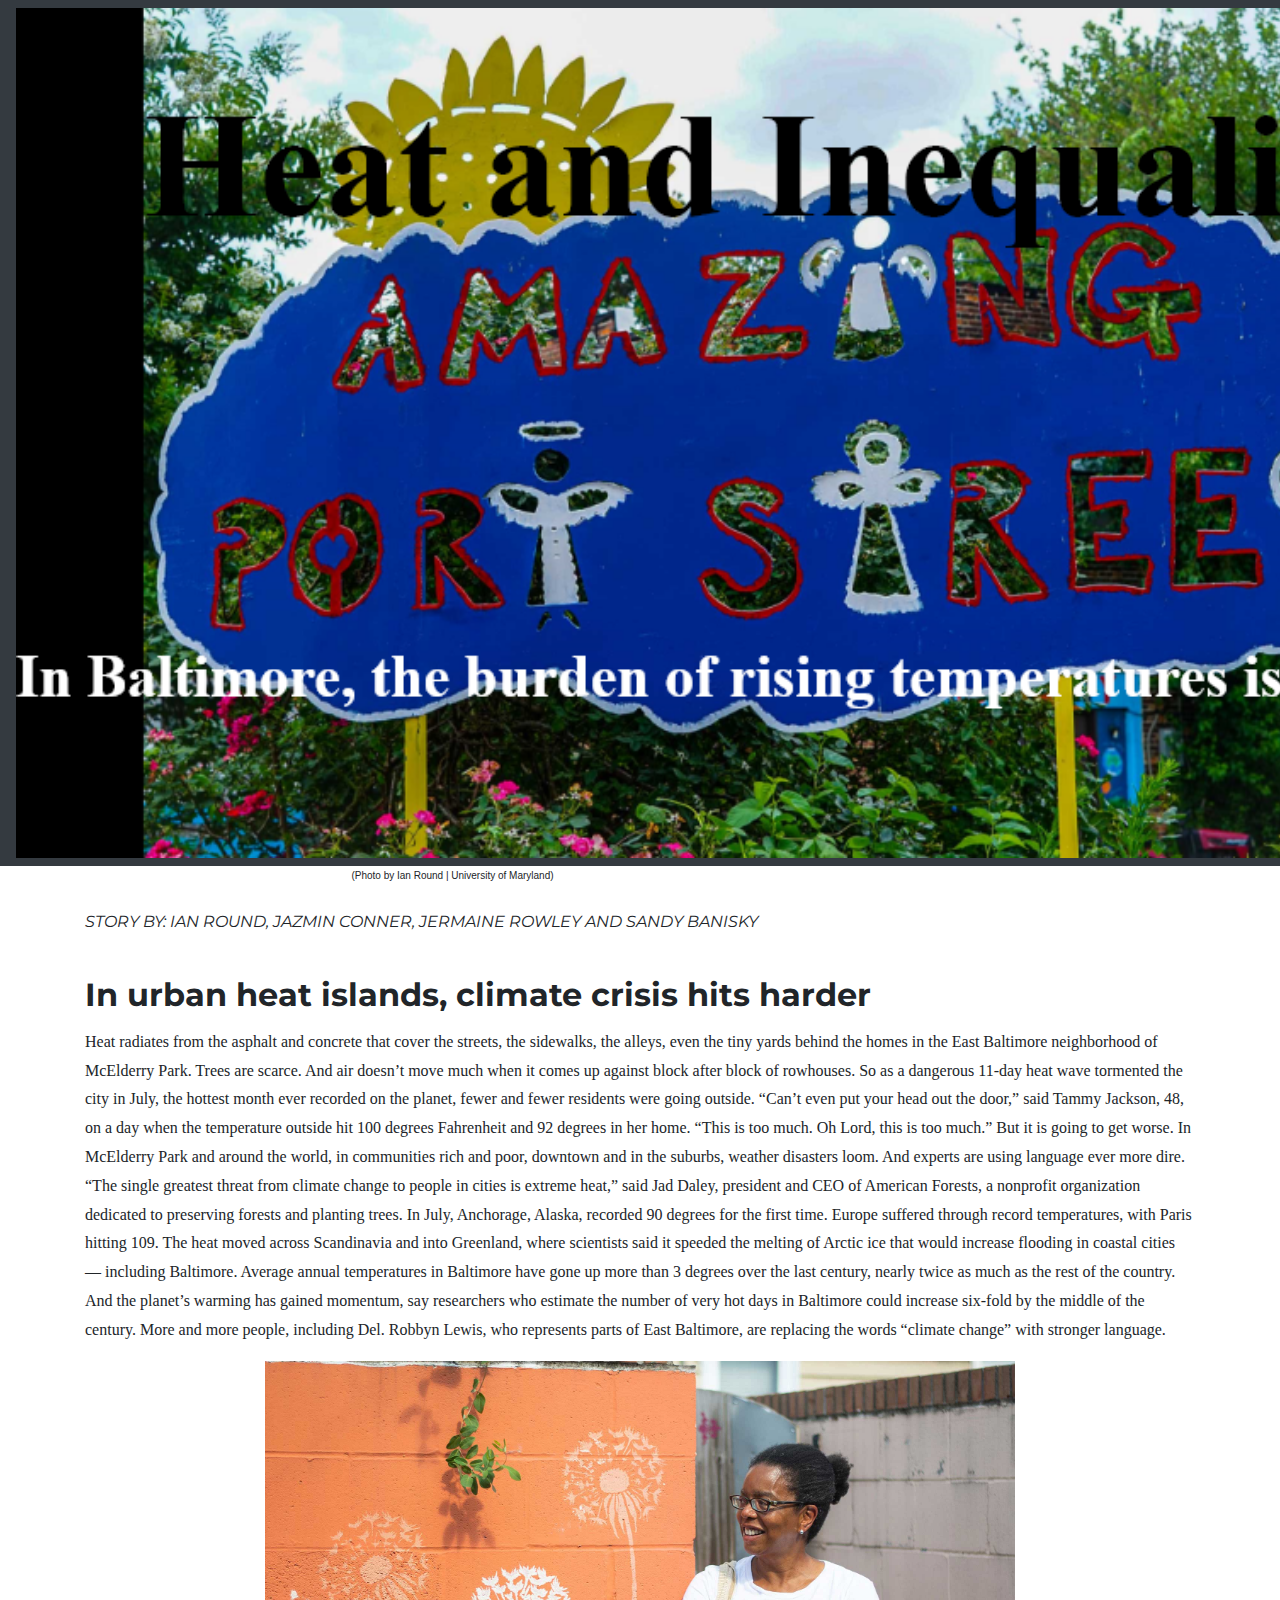
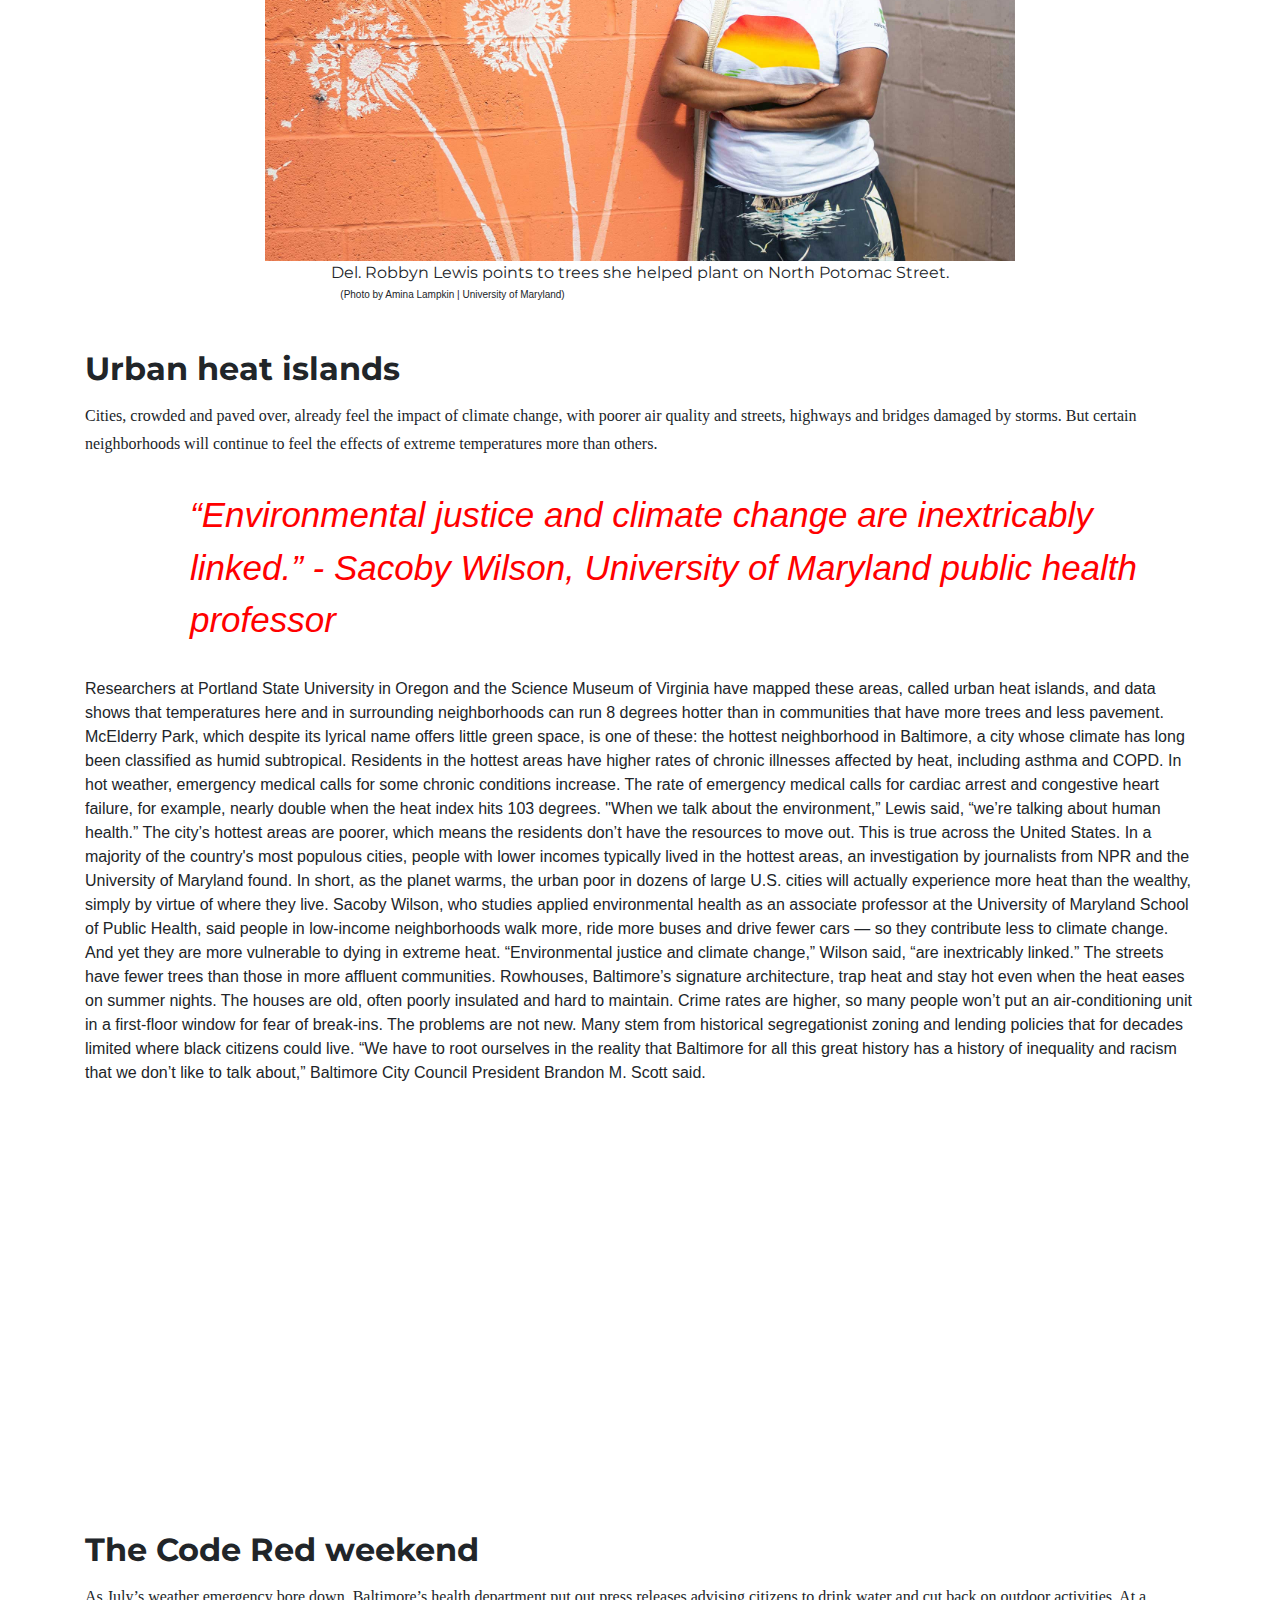
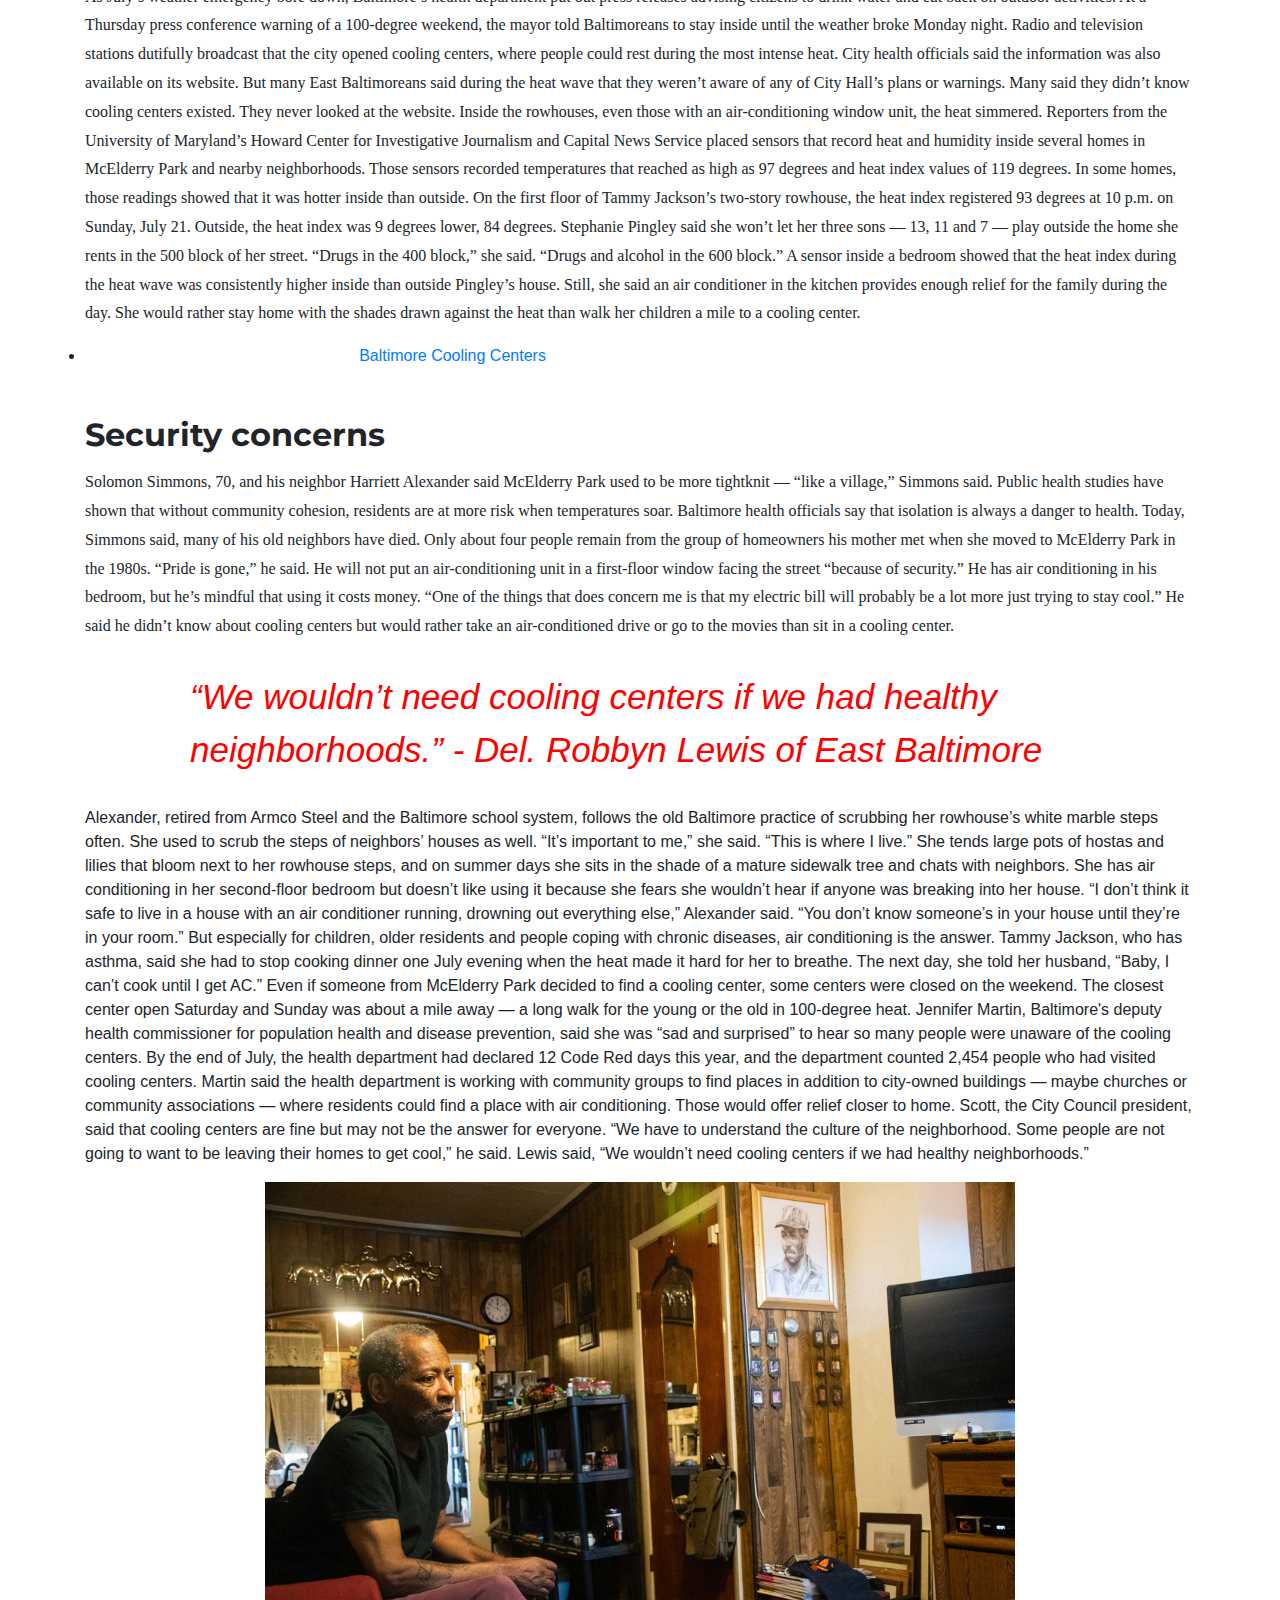
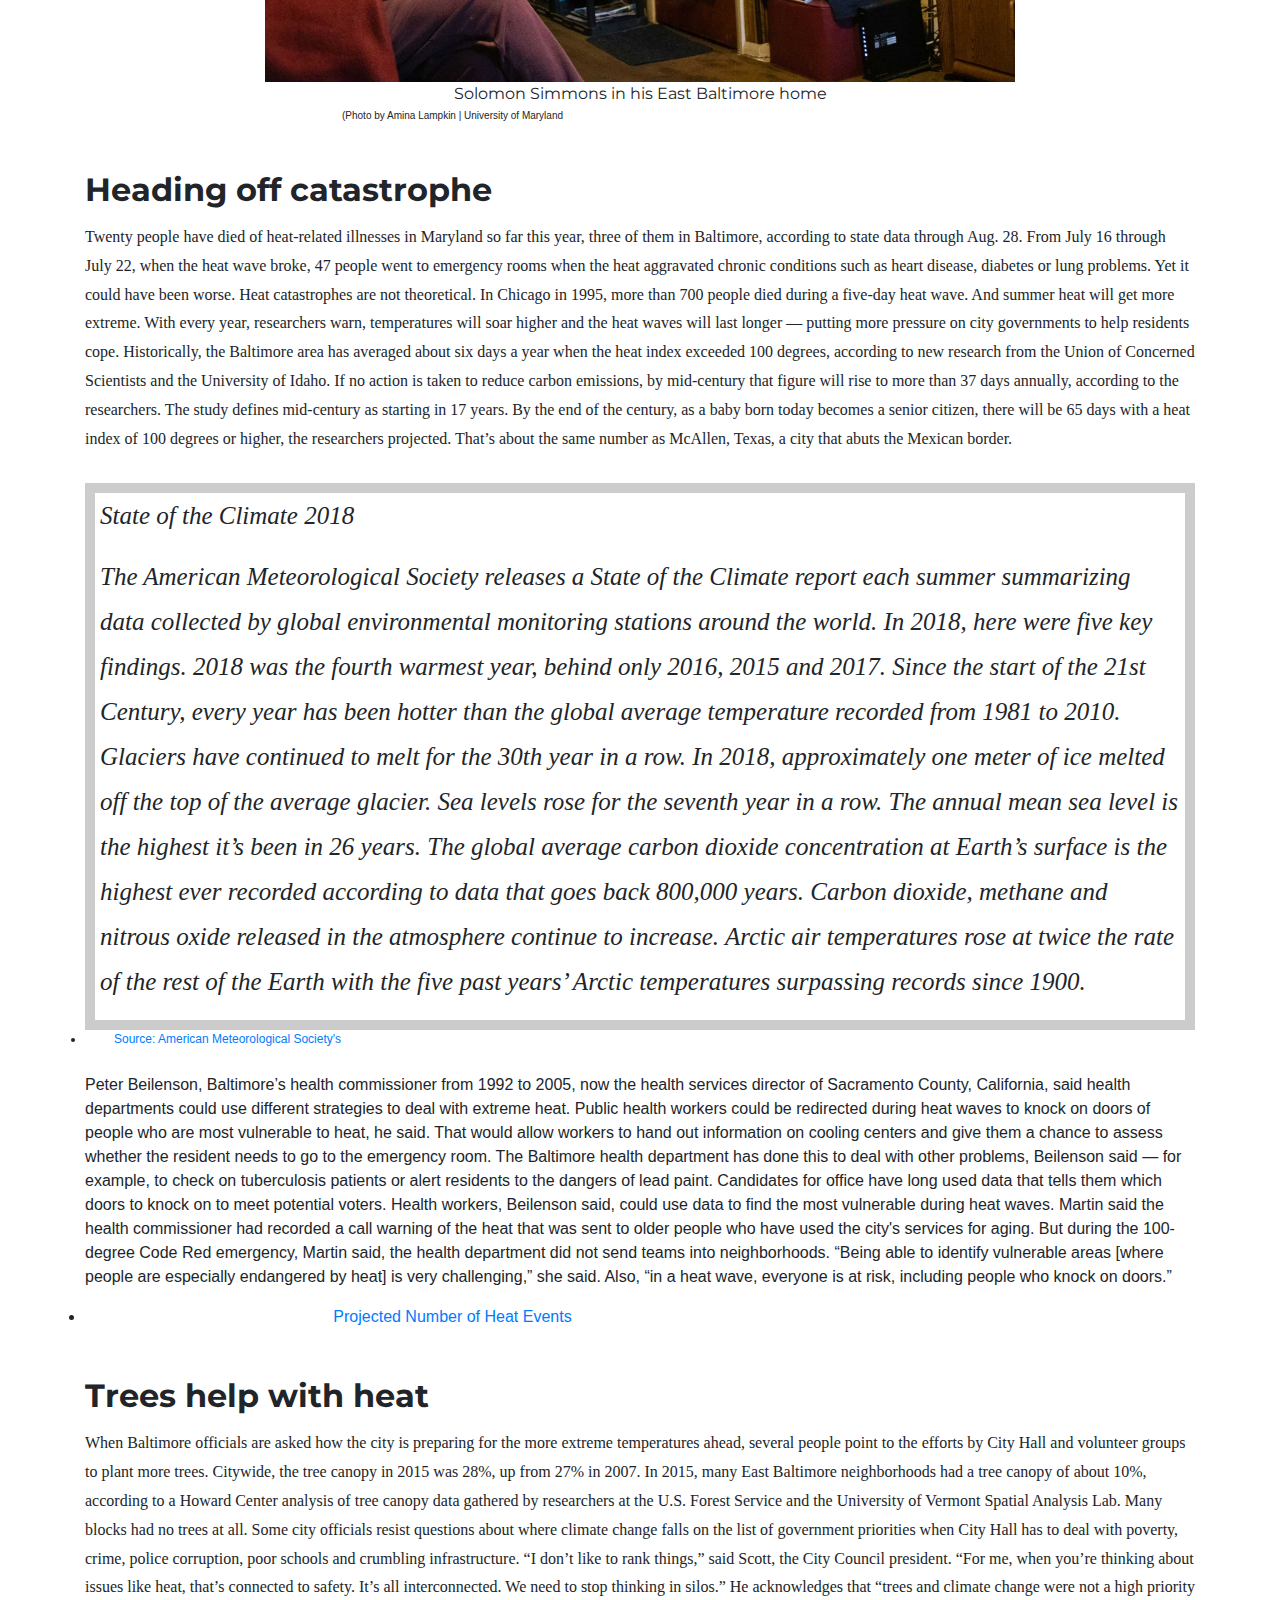
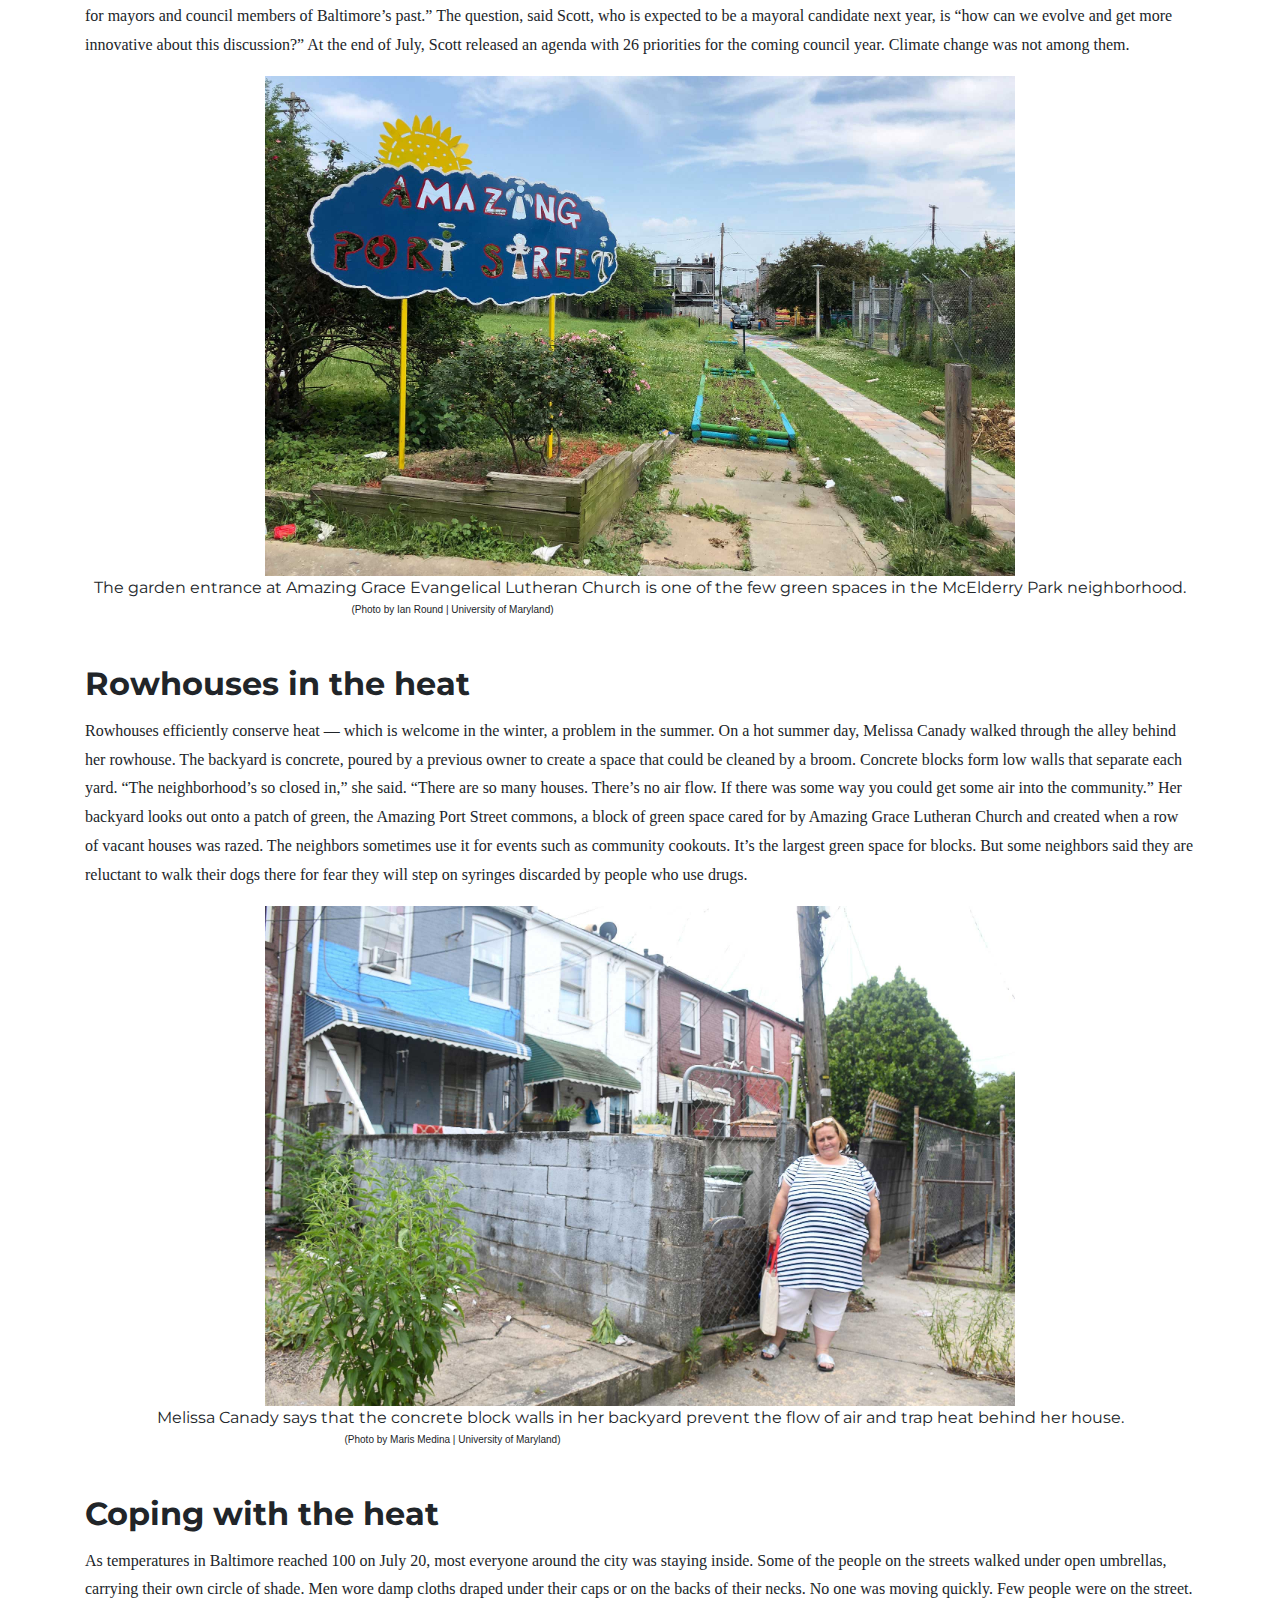
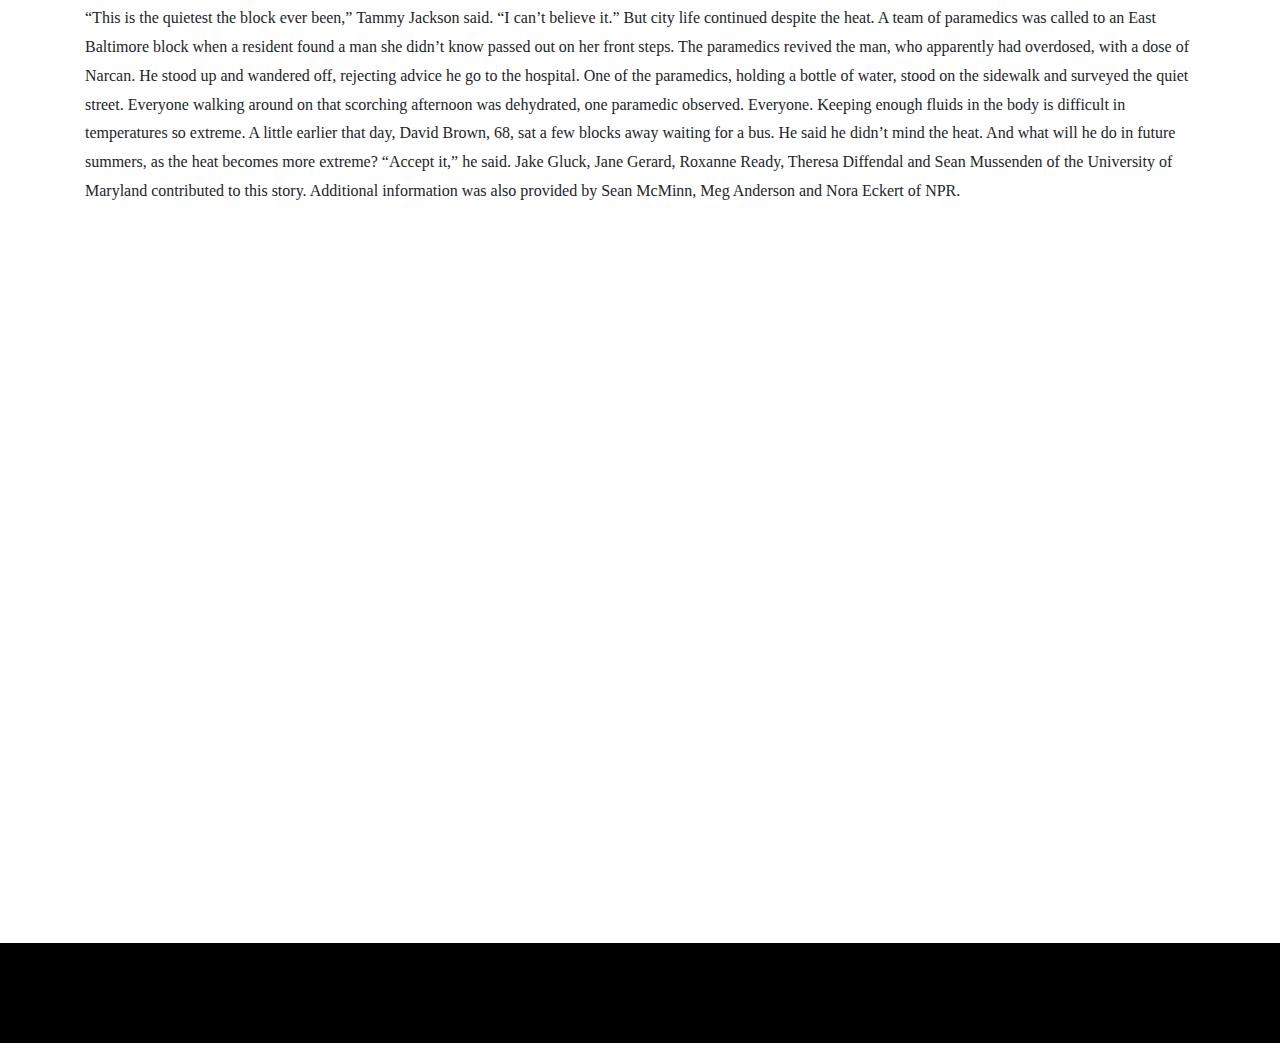
<file: crisis/climate-crisis.html>
<!doctype html>

<html lang="en">

<head>
  <meta charset="utf-8">
<meta name="viewport" content="width=device-width, initial-scale=1">

 <title>Bootstrap Template</title>
 <meta name="description" content="Merill College of Journalism, UMD">
 <meta name="author" content="Ryan Lepore">

 <!-- Bootstrap CSS -->
 <link rel="stylesheet" href="https://stackpath.bootstrapcdn.com/bootstrap/4.4.1/css/bootstrap.min.css" integrity="sha384-Vkoo8x4CGsO3+Hhxv8T/Q5PaXtkKtu6ug5TOeNV6gBiFeWPGFN9MuhOf23Q9Ifjh" crossorigin="anonymous">

 <!-- Stylesheet -->
<link rel="stylesheet" type="text/css" href="style.css">


 <!-- Fonts -->
<link rel="preconnect" href="https://fonts.gstatic.com">
<link href="https://fonts.googleapis.com/css2?family=Montserrat:wght@700&display=swap" rel="stylesheet">
<link rel="preconnect" href="https://fonts.gstatic.com">
<link href="https://fonts.googleapis.com/css2?family=Montserrat:wght@400;700&display=swap" rel="stylesheet">

</head>

<body>


  <!-- Start of Navbar -->
  <nav class="navbar navbar-expand-lg navbar-dark bg-dark">


      <!-- page topper here -->
        <img src="__BANNER__.png" width="1868px" height="850px">

  </nav>
<!-- End of Navbar -->



<!--

  <div class="jumbotron">
   <h1 class="display-4">Hello, world!</h1>
   <p class="lead">This is a simple hero unit, a simple jumbotron-style component for calling extra attention to featured content or information.</p>
   <hr class="my-4">
   <p>It uses utility classes for typography and spacing to space content out within the larger container.</p>
   <a class="btn btn-primary btn-lg" href="#" role="button">Learn more</a>
  </div>

-->

<div class="container">
  <div class="source">(Photo by Ian Round | University of Maryland)</div>

  <p class="byline">STORY BY: IAN ROUND, JAZMIN CONNER, JERMAINE ROWLEY AND SANDY BANISKY</p>

  <p class="chapters">In urban heat islands, climate crisis hits harder</p>
  <p>Heat radiates from the asphalt and concrete that cover the streets, the sidewalks, the alleys, even the tiny yards behind the homes in the East Baltimore neighborhood of McElderry Park. Trees are scarce. And air doesn’t move much when it comes up against block after block of rowhouses.
So as a dangerous 11-day heat wave tormented the city in July, the hottest month ever recorded on the planet, fewer and fewer residents were going outside.
“Can’t even put your head out the door,” said Tammy Jackson, 48, on a day when the temperature outside hit 100 degrees Fahrenheit and 92 degrees in her home. “This is too much. Oh Lord, this is too much.”
But it is going to get worse. In McElderry Park and around the world, in communities rich and poor, downtown and in the suburbs, weather disasters loom. And experts are using language ever more dire.
“The single greatest threat from climate change to people in cities is extreme heat,” said Jad Daley, president and CEO of American Forests, a nonprofit organization dedicated to preserving forests and planting trees.
In July, Anchorage, Alaska, recorded 90 degrees for the first time. Europe suffered through record temperatures, with Paris hitting 109. The heat moved across Scandinavia and into Greenland, where scientists said it speeded the melting of Arctic ice that would increase flooding in coastal cities — including Baltimore.
Average annual temperatures in Baltimore have gone up more than 3 degrees over the last century, nearly twice as much as the rest of the country.
And the planet’s warming has gained momentum, say researchers who estimate the number of very hot days in Baltimore could increase six-fold by the middle of the century.
More and more people, including Del. Robbyn Lewis, who represents parts of East Baltimore, are replacing the words “climate change” with stronger language.

</p>


<!-- Image -->

    <div id="mainphoto">
      <img src="delegatelewis.jpg" width="750px" height="500px" >
        <div class="captions">Del. Robbyn Lewis points to trees she helped plant on North Potomac Street.</div>
        <div class="source">(Photo by Amina Lampkin | University of Maryland)</div>
    </div>

<!-- Chapters -->
  <p class="chapters">Urban heat islands</p>
  <p>Cities, crowded and paved over, already feel the impact of climate change, with poorer air quality and streets, highways and bridges damaged by storms. But certain neighborhoods will continue to feel the effects of extreme temperatures more than others.

<!-- Standout Quote-->
      <blockquote> “Environmental justice and climate change are inextricably linked.”
        - Sacoby Wilson, University of Maryland public health professor
      </blockquote>

  Researchers at Portland State University in Oregon and the Science Museum of Virginia have mapped these areas, called urban heat islands, and data shows that temperatures here and in surrounding neighborhoods can run 8 degrees hotter than in communities that have more trees and less pavement.
  McElderry Park, which despite its lyrical name offers little green space, is one of these: the hottest neighborhood in Baltimore, a city whose climate has long been classified as humid subtropical.
  Residents in the hottest areas have higher rates of chronic illnesses affected by heat, including asthma and COPD. In hot weather, emergency medical calls for some chronic conditions increase. The rate of emergency medical calls for cardiac arrest and congestive heart failure, for example, nearly double when the heat index hits 103 degrees.
  "When we talk about the environment,” Lewis said, “we’re talking about human health.”
  The city’s hottest areas are poorer, which means the residents don’t have the resources to move out.
  This is true across the United States. In a majority of the country's most populous cities, people with lower incomes typically lived in the hottest areas, an investigation by journalists from NPR and the University of Maryland found.
  In short, as the planet warms, the urban poor in dozens of large U.S. cities will actually experience more heat than the wealthy, simply by virtue of where they live.
  Sacoby Wilson, who studies applied environmental health as an associate professor at the University of Maryland School of Public Health, said people in low-income neighborhoods walk more, ride more buses and drive fewer cars — so they contribute less to climate change. And yet they are more vulnerable to dying in extreme heat.
  “Environmental justice and climate change,” Wilson said, “are inextricably linked.”
  The streets have fewer trees than those in more affluent communities. Rowhouses, Baltimore’s signature architecture, trap heat and stay hot even when the heat eases on summer nights. The houses are old, often poorly insulated and hard to maintain. Crime rates are higher, so many people won’t put an air-conditioning unit in a first-floor window for fear of break-ins.
  The problems are not new. Many stem from historical segregationist zoning and lending policies that for decades limited where black citizens could live.
  “We have to root ourselves in the reality that Baltimore for all this great history has a history of inequality and racism that we don’t like to talk about,” Baltimore City Council President Brandon M. Scott said.
  </p>

  <iframe title="Heat-related deaths in Maryland and Baltimore" aria-label="Interactive line chart" id="datawrapper-chart-Upmuh" src="https://datawrapper.dwcdn.net/Upmuh/1/" scrolling="no" frameborder="0" style="width: 0; min-width: 100% !important; border: none;" height="400"></iframe><script type="text/javascript">!function(){"use strict";window.addEventListener("message",(function(a){if(void 0!==a.data["datawrapper-height"])for(var e in a.data["datawrapper-height"]){var t=document.getElementById("datawrapper-chart-"+e)||document.querySelector("iframe[src*='"+e+"']");t&&(t.style.height=a.data["datawrapper-height"][e]+"px")}}))}();
  </script>



<!-- Chapters -->
  <p class="chapters">The Code Red weekend</p>
  <p>As July’s weather emergency bore down, Baltimore’s health department put out press releases advising citizens to drink water and cut back on outdoor activities. At a Thursday press conference warning of a 100-degree weekend, the mayor told Baltimoreans to stay inside until the weather broke Monday night.
  Radio and television stations dutifully broadcast that the city opened cooling centers, where people could rest during the most intense heat. City health officials said the information was also available on its website.
  But many East Baltimoreans said during the heat wave that they weren’t aware of any of City Hall’s plans or warnings. Many said they didn’t know cooling centers existed. They never looked at the website.
  Inside the rowhouses, even those with an air-conditioning window unit, the heat simmered.
  Reporters from the University of Maryland’s Howard Center for Investigative Journalism and Capital News Service placed sensors that record heat and humidity inside several homes in McElderry Park and nearby neighborhoods. Those sensors recorded temperatures that reached as high as 97 degrees and heat index values of 119 degrees.
  In some homes, those readings showed that it was hotter inside than outside.
  On the first floor of Tammy Jackson’s two-story rowhouse, the heat index registered 93 degrees at 10 p.m. on Sunday, July 21. Outside, the heat index was 9 degrees lower, 84 degrees.
  Stephanie Pingley said she won’t let her three sons — 13, 11 and 7 — play outside the home she rents in the 500 block of her street. “Drugs in the 400 block,” she said. “Drugs and alcohol in the 600 block.”
  A sensor inside a bedroom showed that the heat index during the heat wave was consistently higher inside than outside Pingley’s house.
  Still, she said an air conditioner in the kitchen provides enough relief for the family during the day. She would rather stay home with the shades drawn against the heat than walk her children a mile to a cooling center.
  </p>

<!-- Cooling center graphic -->

      <div id="links">
        <li><a target="new" href="https://www.datawrapper.de/_/g17ar/">Baltimore Cooling Centers</a></li>
      </div>


<!-- Chapters -->
  <p class="chapters">Security concerns</p>
  <p>Solomon Simmons, 70, and his neighbor Harriett Alexander said McElderry Park used to be more tightknit — “like a village,” Simmons said.
  Public health studies have shown that without community cohesion, residents are at more risk when temperatures soar. Baltimore health officials say that isolation is always a danger to health.
  Today, Simmons said, many of his old neighbors have died. Only about four people remain from the group of homeowners his mother met when she moved to McElderry Park in the 1980s.
  “Pride is gone,” he said.
  He will not put an air-conditioning unit in a first-floor window facing the street “because of security.” He has air conditioning in his bedroom, but he’s mindful that using it costs money.
  “One of the things that does concern me is that my electric bill will probably be a lot more just trying to stay cool.”
  He said he didn’t know about cooling centers but would rather take an air-conditioned drive or go to the movies than sit in a cooling center.

<!-- Standout Quote-->
        <blockquote> “We wouldn’t need cooling centers if we had healthy neighborhoods.”
          - Del. Robbyn Lewis of East Baltimore
        </blockquote>

  Alexander, retired from Armco Steel and the Baltimore school system, follows the old Baltimore practice of scrubbing her rowhouse’s white marble steps often. She used to scrub the steps of neighbors’ houses as well. “It’s important to me,” she said. “This is where I live.”
  She tends large pots of hostas and lilies that bloom next to her rowhouse steps, and on summer days she sits in the shade of a mature sidewalk tree and chats with neighbors. She has air conditioning in her second-floor bedroom but doesn’t like using it because she fears she wouldn’t hear if anyone was breaking into her house.
  “I don’t think it safe to live in a house with an air conditioner running, drowning out everything else,” Alexander said. “You don’t know someone’s in your house until they’re in your room.”
  But especially for children, older residents and people coping with chronic diseases, air conditioning is the answer.
  Tammy Jackson, who has asthma, said she had to stop cooking dinner one July evening when the heat made it hard for her to breathe. The next day, she told her husband, “Baby, I can’t cook until I get AC.”
  Even if someone from McElderry Park decided to find a cooling center, some centers were closed on the weekend. The closest center open Saturday and Sunday was about a mile away — a long walk for the young or the old in 100-degree heat.
  Jennifer Martin, Baltimore's deputy health commissioner for population health and disease prevention, said she was “sad and surprised” to hear so many people were unaware of the cooling centers.
  By the end of July, the health department had declared 12 Code Red days this year, and the department counted 2,454 people who had visited cooling centers.
  Martin said the health department is working with community groups to find places in addition to city-owned buildings — maybe churches or community associations — where residents could find a place with air conditioning. Those would offer relief closer to home.
  Scott, the City Council president, said that cooling centers are fine but may not be the answer for everyone. “We have to understand the culture of the neighborhood. Some people are not going to want to be leaving their homes to get cool,” he said.
  Lewis said, “We wouldn’t need cooling centers if we had healthy neighborhoods.”
  </p>

<!-- Image -->

      <div id="mainphoto">
        <img src="SolomonSimmons.jpg" width="750px" height="500px" >
          <div class="captions">Solomon Simmons in his East Baltimore home</div>
          <div class="source">(Photo by Amina Lampkin | University of Maryland</div>
      </div>



<!-- Chapters -->
  <p class="chapters">Heading off catastrophe</p>
  <p>Twenty people have died of heat-related illnesses in Maryland so far this year, three of them in Baltimore, according to state data through Aug. 28.
  From July 16 through July 22, when the heat wave broke, 47 people went to emergency rooms when the heat aggravated chronic conditions such as heart disease, diabetes or lung problems.
  Yet it could have been worse. Heat catastrophes are not theoretical. In Chicago in 1995, more than 700 people died during a five-day heat wave.
  And summer heat will get more extreme. With every year, researchers warn, temperatures will soar higher and the heat waves will last longer — putting more pressure on city governments to help residents cope.
  Historically, the Baltimore area has averaged about six days a year when the heat index exceeded 100 degrees, according to new research from the Union of Concerned Scientists and the University of Idaho.
  If no action is taken to reduce carbon emissions, by mid-century that figure will rise to more than 37 days annually, according to the researchers. The study defines mid-century as starting in 17 years.
  By the end of the century, as a baby born today becomes a senior citizen, there will be 65 days with a heat index of 100 degrees or higher, the researchers projected. That’s about the same number as McAllen, Texas, a city that abuts the Mexican border.


  <!-- Side Bar-->
          <div id="sidebar">

            <p>State of the Climate 2018</p>
            <p>The American Meteorological Society releases a State of the Climate report each summer summarizing data collected by global environmental monitoring stations around the world. In 2018, here were five key findings.

            2018 was the fourth warmest year, behind only 2016, 2015 and 2017. Since the start of the 21st Century, every year has been hotter than the global average temperature recorded from 1981 to 2010.

            Glaciers have continued to melt for the 30th year in a row. In 2018, approximately one meter of ice melted off the top of the average glacier.

            Sea levels rose for the seventh year in a row. The annual mean sea level is the highest it’s been in 26 years.

            The global average carbon dioxide concentration at Earth’s surface is the highest ever recorded according to data that goes back 800,000 years. Carbon dioxide, methane and nitrous oxide released in the atmosphere continue to increase.

            Arctic air temperatures rose at twice the rate of the rest of the Earth with the five past years’ Arctic temperatures surpassing records since 1900.</p>

          </div>

          <div id="SideBarSource">
            <li><a target="new" href="https://www.ametsoc.org/ams/index.cfm/publications/bulletin-of-the-american-meteorological-society-bams/state-of-the-climate/">Source: American Meteorological Society's</a></li>
          </div>



  Peter Beilenson, Baltimore’s health commissioner from 1992 to 2005, now the health services director of Sacramento County, California, said health departments could use different strategies to deal with extreme heat.
  Public health workers could be redirected during heat waves to knock on doors of people who are most vulnerable to heat, he said. That would allow workers to hand out information on cooling centers and give them a chance to assess whether the resident needs to go to the emergency room.
  The Baltimore health department has done this to deal with other problems, Beilenson said — for example, to check on tuberculosis patients or alert residents to the dangers of lead paint.
  Candidates for office have long used data that tells them which doors to knock on to meet potential voters. Health workers, Beilenson said, could use data to find the most vulnerable during heat waves.
  Martin said the health commissioner had recorded a call warning of the heat that was sent to older people who have used the city's services for aging. But during the 100-degree Code Red emergency, Martin said, the health department did not send teams into neighborhoods.
  “Being able to identify vulnerable areas [where people are especially endangered by heat] is very challenging,” she said. Also, “in a heat wave, everyone is at risk, including people who knock on doors.”
  </p>

<!-- Cooling center graphic -->

    <div id="links">
      <li><a target="new" href="https://www.datawrapper.de/_/aZV7f/">Projected Number of Heat Events</a></li>
    </div>


<!-- Chapters -->
  <p class="chapters">Trees help with heat</p>
  <p>When Baltimore officials are asked how the city is preparing for the more extreme temperatures ahead, several people point to the efforts by City Hall and volunteer groups to plant more trees. Citywide, the tree canopy in 2015 was 28%, up from 27% in 2007.
  In 2015, many East Baltimore neighborhoods had a tree canopy of about 10%, according to a Howard Center analysis of tree canopy data gathered by researchers at the U.S. Forest Service and the University of Vermont Spatial Analysis Lab. Many blocks had no trees at all.
  Some city officials resist questions about where climate change falls on the list of government priorities when City Hall has to deal with poverty, crime, police corruption, poor schools and crumbling infrastructure.
  “I don’t like to rank things,” said Scott, the City Council president. “For me, when you’re thinking about issues like heat, that’s connected to safety. It’s all interconnected. We need to stop thinking in silos.”
  He acknowledges that “trees and climate change were not a high priority for mayors and council members of Baltimore’s past.”
  The question, said Scott, who is expected to be a mayoral candidate next year, is “how can we evolve and get more innovative about this discussion?”
  At the end of July, Scott released an agenda with 26 priorities for the coming council year. Climate change was not among them.
  </p>

<!-- Image -->

      <div id="mainphoto">
        <img src="amazing-grace-garden.jpg" width="750px" height="500px" >
          <div class="captions">The garden entrance at Amazing Grace Evangelical Lutheran Church is one of the few green spaces in the McElderry Park neighborhood.</div>
          <div class="source">(Photo by Ian Round | University of Maryland)</div>
      </div>


<!-- Chapters -->
  <p class="chapters">Rowhouses in the heat</p>
  <p>Rowhouses efficiently conserve heat — which is welcome in the winter, a problem in the summer.
  On a hot summer day, Melissa Canady walked through the alley behind her rowhouse. The backyard is concrete, poured by a previous owner to create a space that could be cleaned by a broom. Concrete blocks form low walls that separate each yard.
  “The neighborhood’s so closed in,” she said. “There are so many houses. There’s no air flow. If there was some way you could get some air into the community.”
  Her backyard looks out onto a patch of green, the Amazing Port Street commons, a block of green space cared for by Amazing Grace Lutheran Church and created when a row of vacant houses was razed. The neighbors sometimes use it for events such as community cookouts.
  It’s the largest green space for blocks. But some neighbors said they are reluctant to walk their dogs there for fear they will step on syringes discarded by people who use drugs.
  </p>

<!-- Image -->

      <div id="mainphoto">
        <img src="melissacandy.jpg" width="750px" height="500px" >
          <div class="captions">Melissa Canady says that the concrete block walls in her backyard prevent the flow of air and trap heat behind her house.</div>
          <div class="source">(Photo by Maris Medina | University of Maryland)</div>
      </div>


<!-- Chapters -->
  <p class="chapters">Coping with the heat</p>
  <p>As temperatures in Baltimore reached 100 on July 20, most everyone around the city was staying inside. Some of the people on the streets walked under open umbrellas, carrying their own circle of shade. Men wore damp cloths draped under their caps or on the backs of their necks. No one was moving quickly.
  Few people were on the street. “This is the quietest the block ever been,” Tammy Jackson said. “I can’t believe it.”
  But city life continued despite the heat. A team of paramedics was called to an East Baltimore block when a resident found a man she didn’t know passed out on her front steps.
  The paramedics revived the man, who apparently had overdosed, with a dose of Narcan. He stood up and wandered off, rejecting advice he go to the hospital.
  One of the paramedics, holding a bottle of water, stood on the sidewalk and surveyed the quiet street. Everyone walking around on that scorching afternoon was dehydrated, one paramedic observed. Everyone. Keeping enough fluids in the body is difficult in temperatures so extreme.
  A little earlier that day, David Brown, 68, sat a few blocks away waiting for a bus. He said he didn’t mind the heat.
  And what will he do in future summers, as the heat becomes more extreme?
  “Accept it,” he said.
  Jake Gluck, Jane Gerard, Roxanne Ready, Theresa Diffendal and Sean Mussenden of the University of Maryland contributed to this story. Additional information was also provided by Sean McMinn, Meg Anderson and Nora Eckert of NPR.</p>


  <iframe title="Indoor and outdoor heat index during Baltimore heat wave" aria-label="Grouped Bars" id="datawrapper-chart-ON68D" src="https://datawrapper.dwcdn.net/ON68D/1/" scrolling="no" frameborder="0" style="width: 0; min-width: 100% !important; border: none;" height="614"></iframe><script type="text/javascript">!function(){"use strict";window.addEventListener("message",(function(a){if(void 0!==a.data["datawrapper-height"])for(var e in a.data["datawrapper-height"]){var t=document.getElementById("datawrapper-chart-"+e)||document.querySelector("iframe[src*='"+e+"']");t&&(t.style.height=a.data["datawrapper-height"][e]+"px")}}))}();
  </script>


  <p></p>

  <p></p>

          <!--

            <div class="container">

                <div class="row">

                  <div class="row">
                   <div class="col-md-8" style="background:red;">Text left</div>
                   <div class="col-md-4" style="background:blue;">Text on left</div>

                  </div>

                </div>
                -->


</div>

<!-- Footer -->



    <h2>
      <id="links">

      </id>
    </h2>





<!-- jQuery first, then Popper.js, then Bootstrap JS -->
<script src="https://code.jquery.com/jquery-3.4.1.slim.min.js" integrity="sha384-J6qa4849blE2+poT4WnyKhv5vZF5SrPo0iEjwBvKU7imGFAV0wwj1yYfoRSJoZ+n" crossorigin="anonymous"></script>
<script src="https://cdn.jsdelivr.net/npm/popper.js@1.16.0/dist/umd/popper.min.js" integrity="sha384-Q6E9RHvbIyZFJoft+2mJbHaEWldlvI9IOYy5n3zV9zzTtmI3UksdQRVvoxMfooAo" crossorigin="anonymous"></script>
<script src="https://stackpath.bootstrapcdn.com/bootstrap/4.4.1/js/bootstrap.min.js" integrity="sha384-wfSDF2E50Y2D1uUdj0O3uMBJnjuUD4Ih7YwaYd1iqfktj0Uod8GCExl3Og8ifwB6" crossorigin="anonymous"></script>



</body>

</html>
</file>
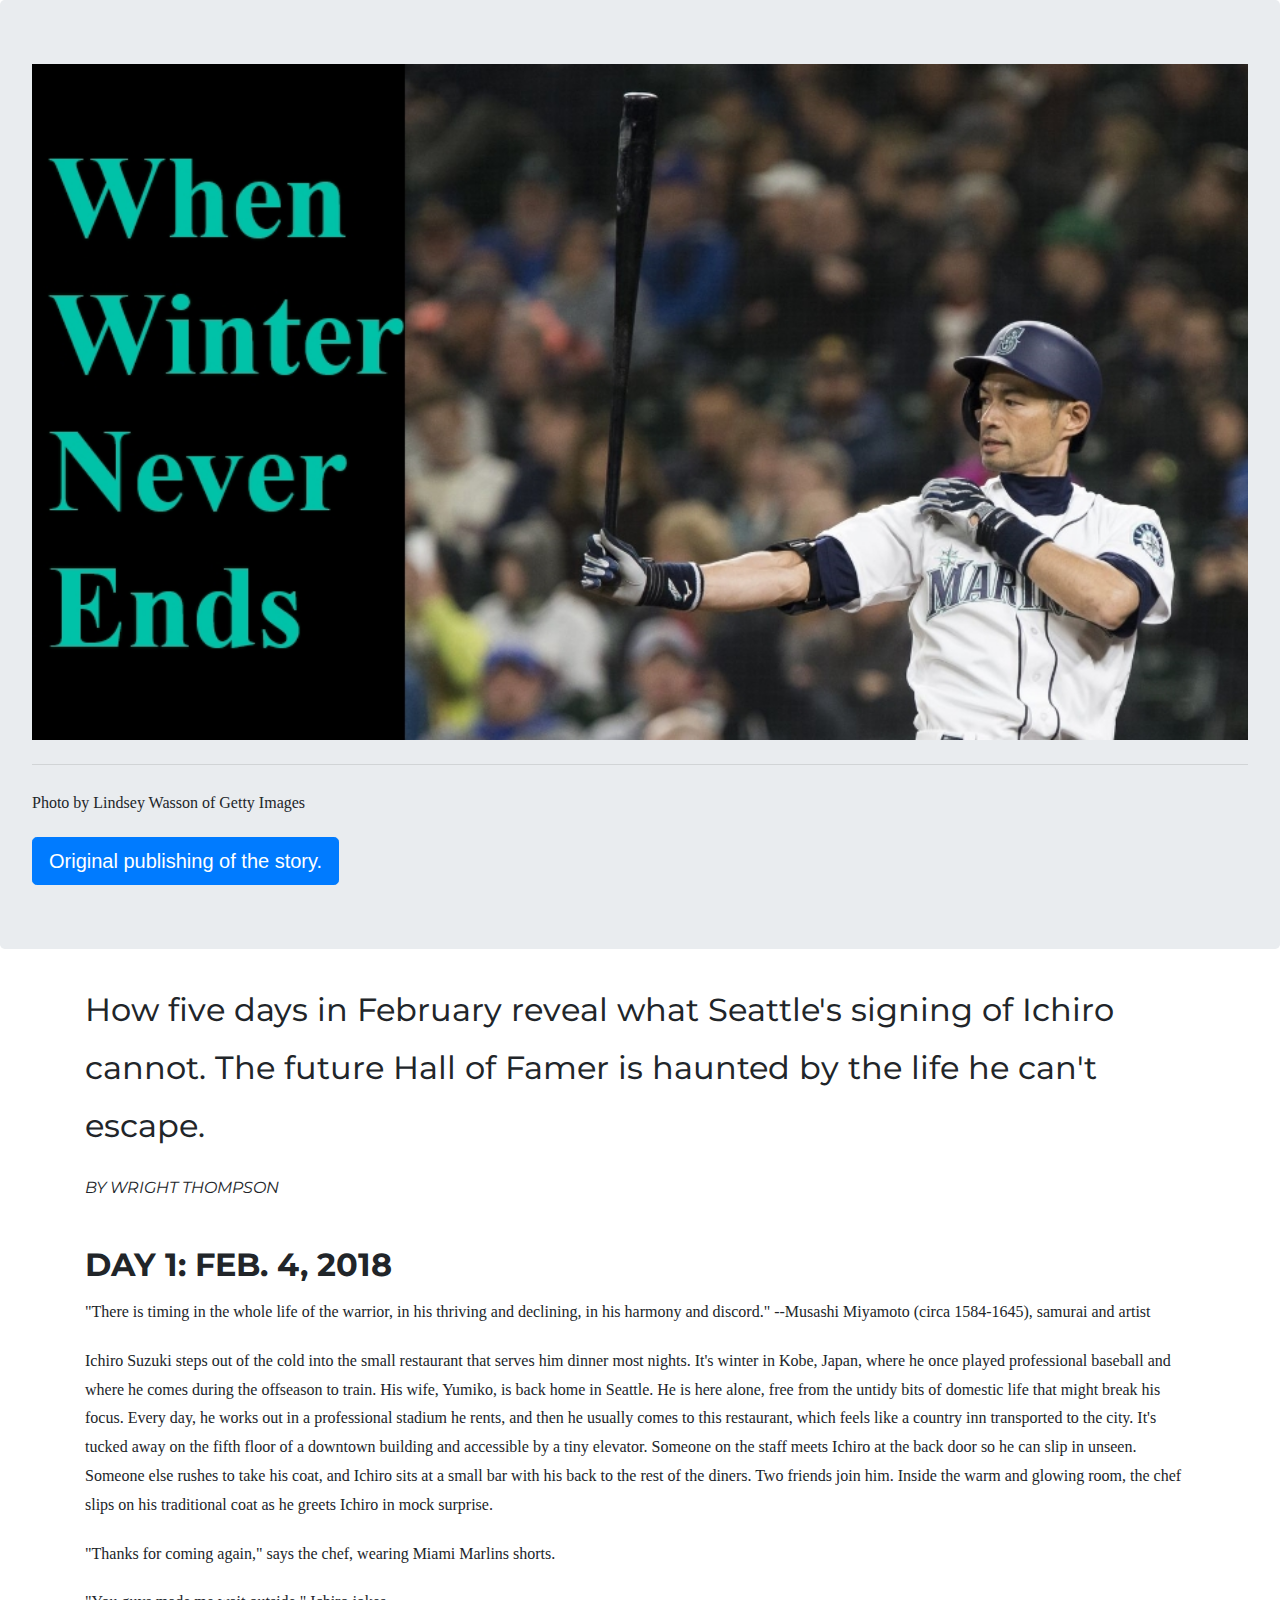
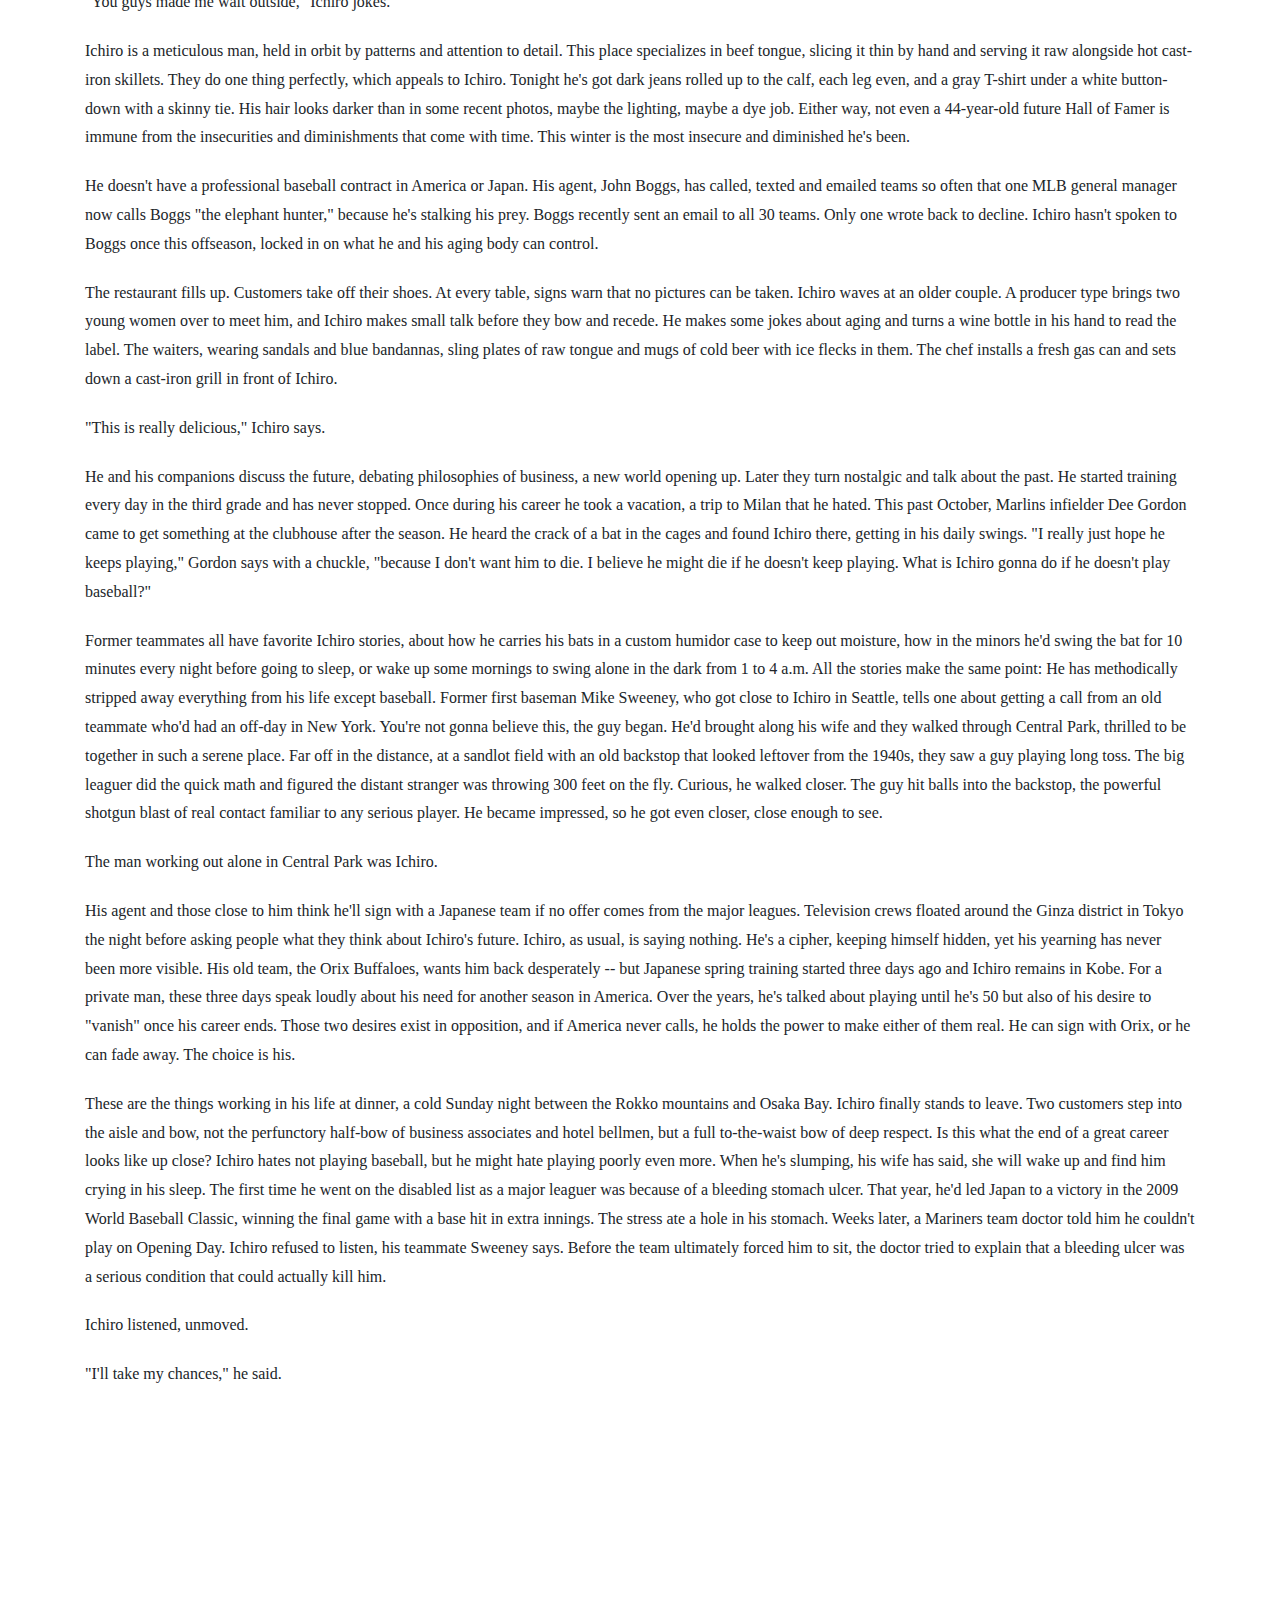
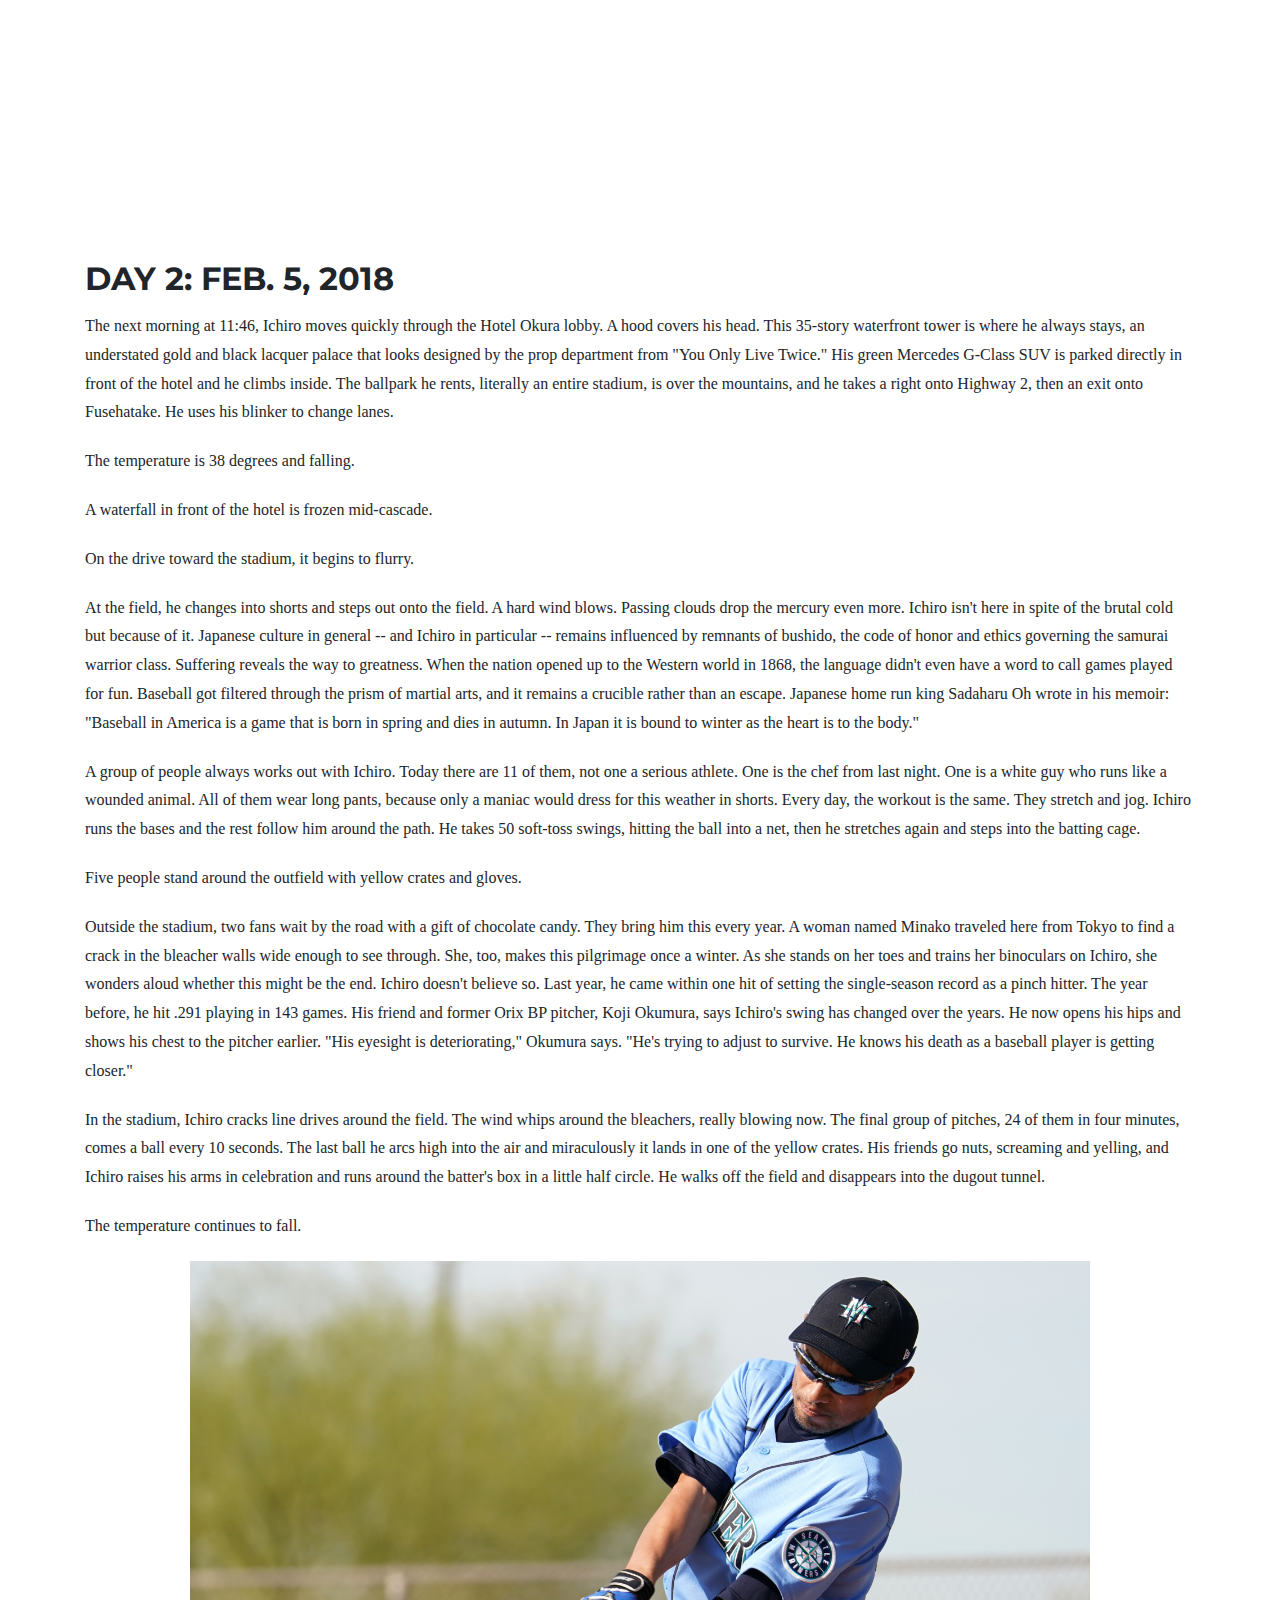
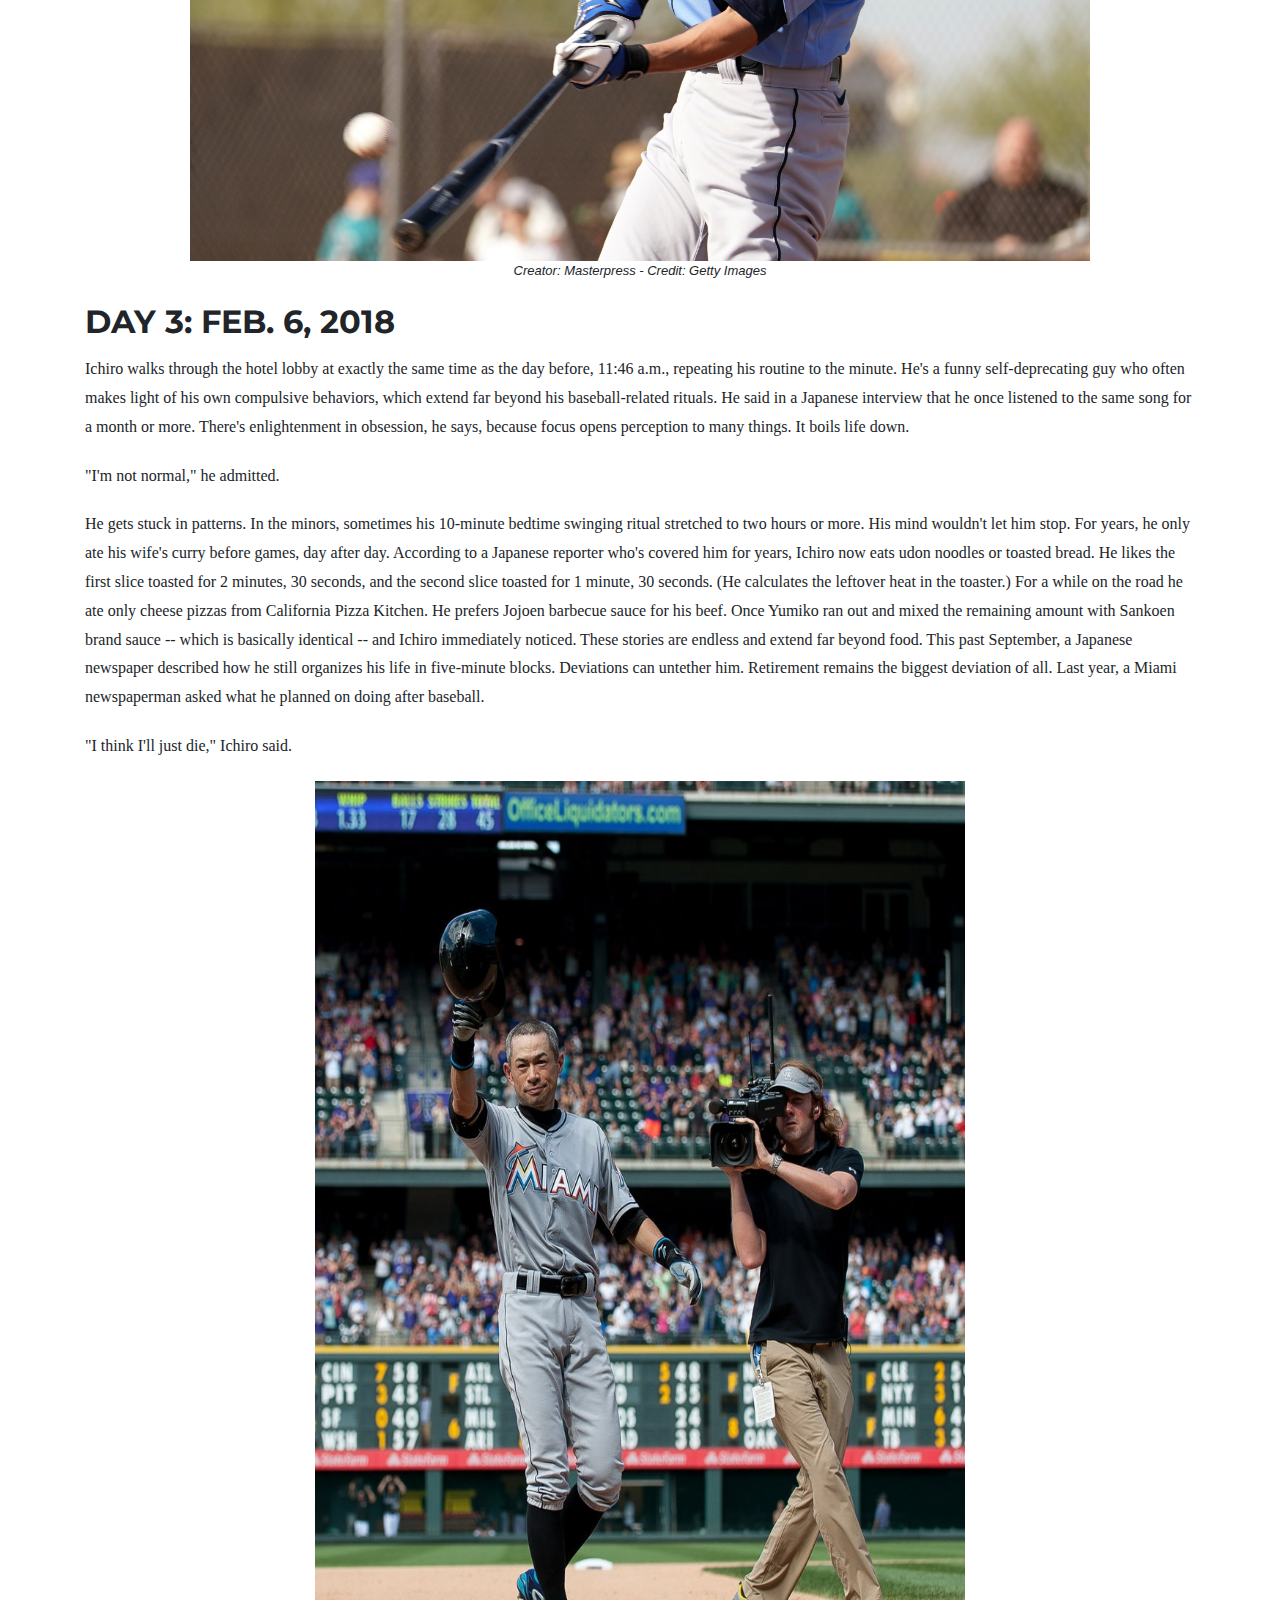
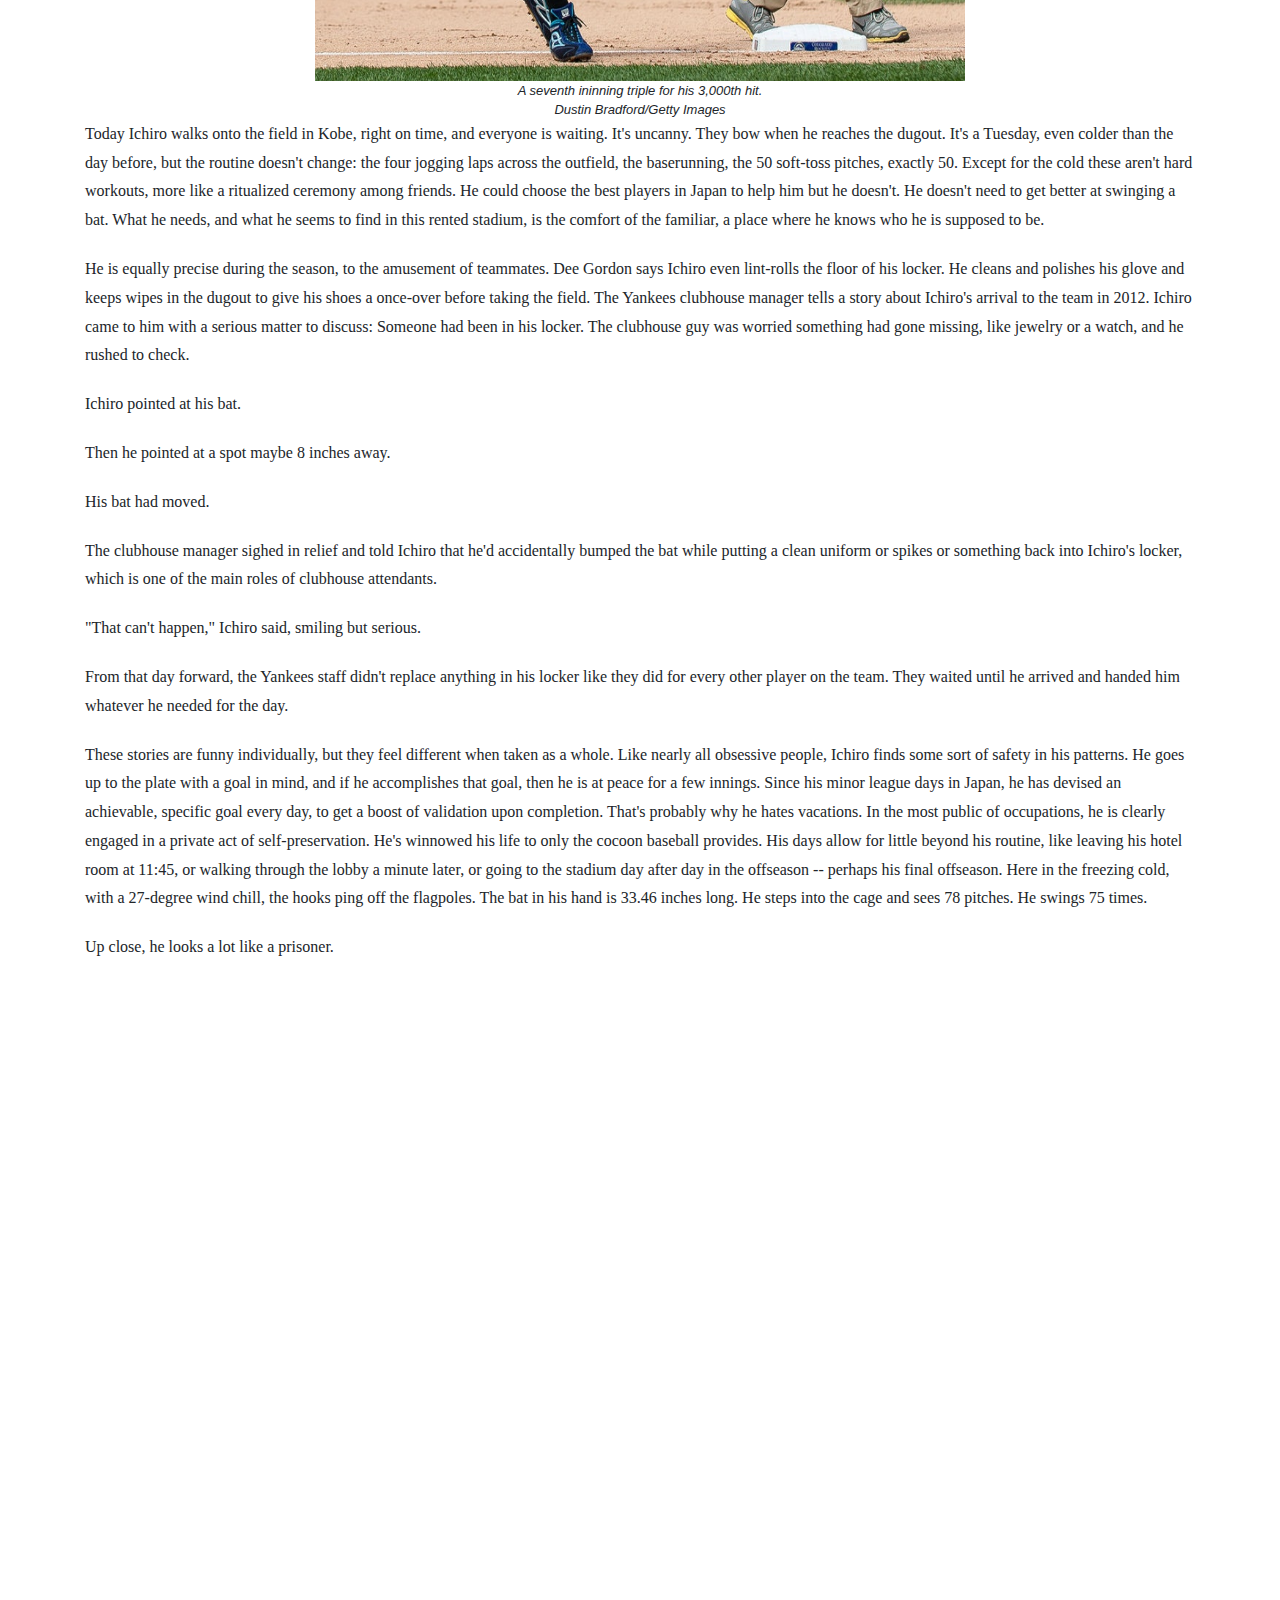
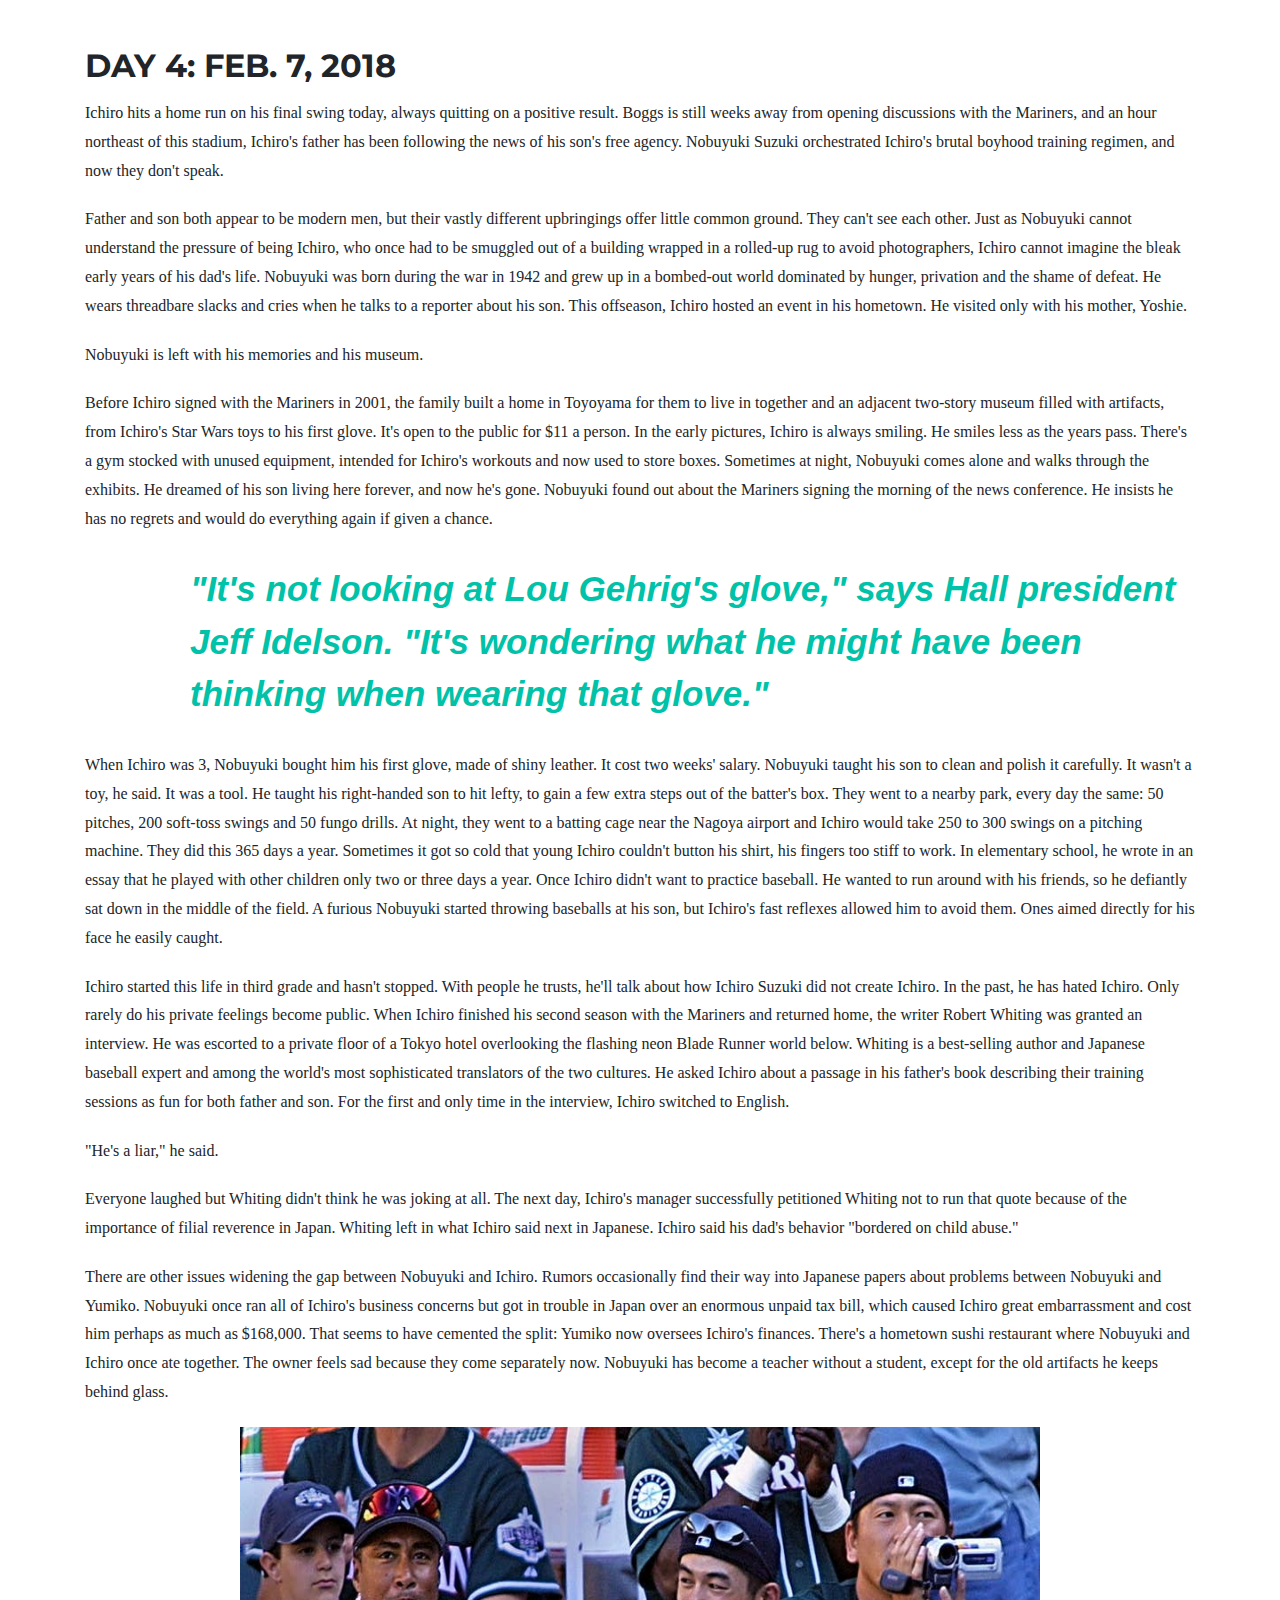
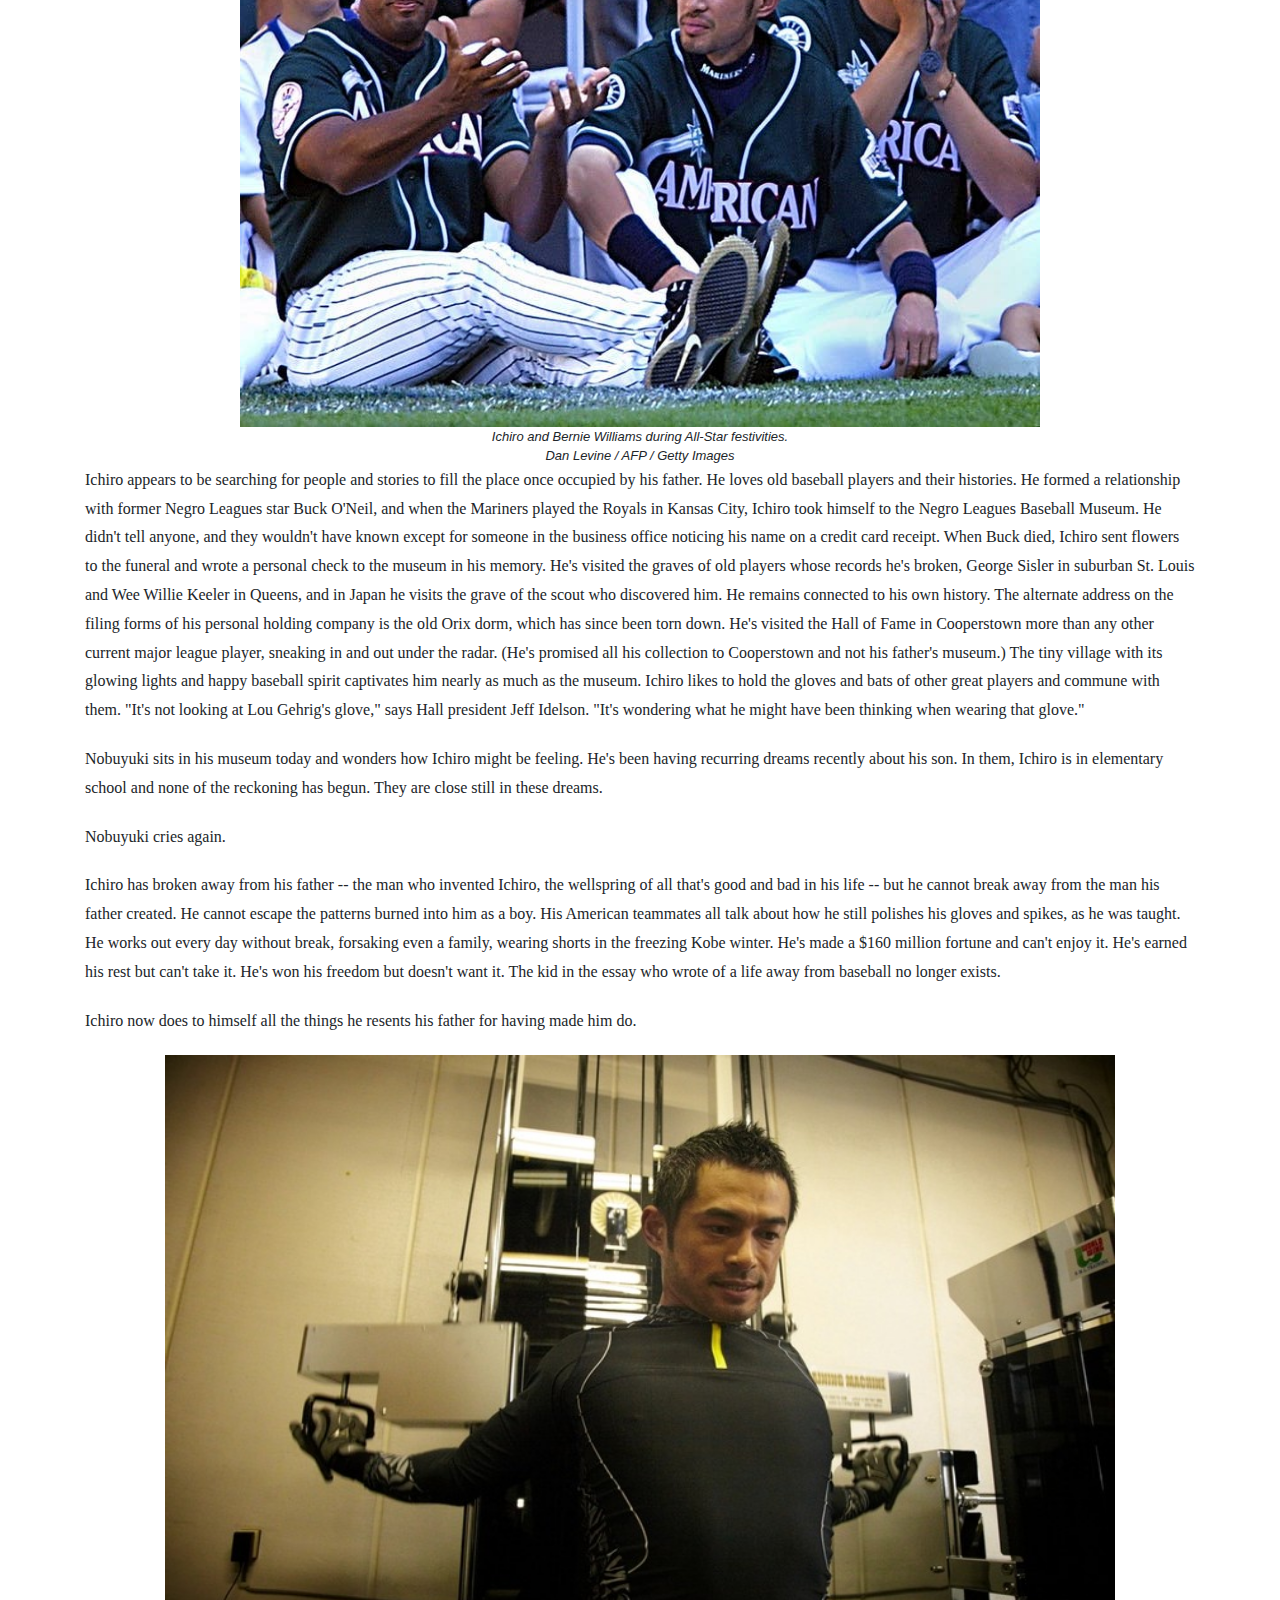
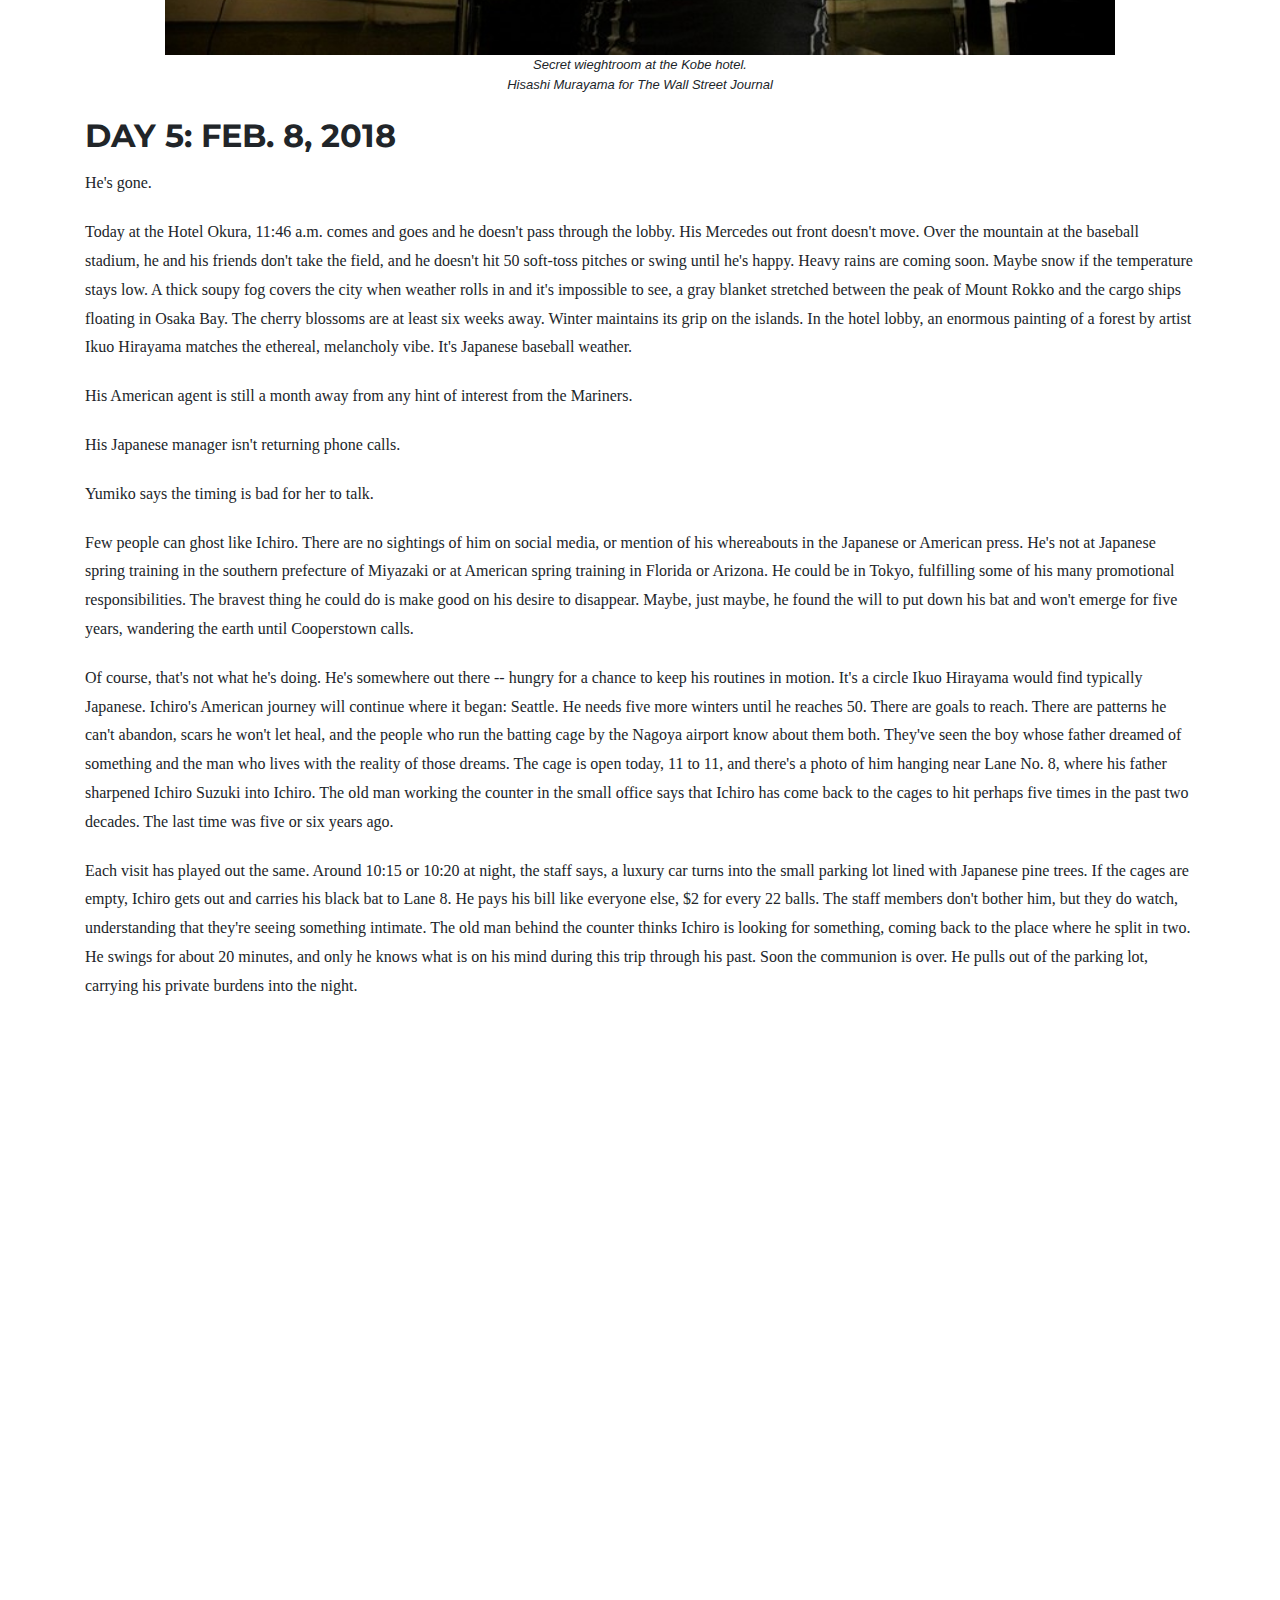
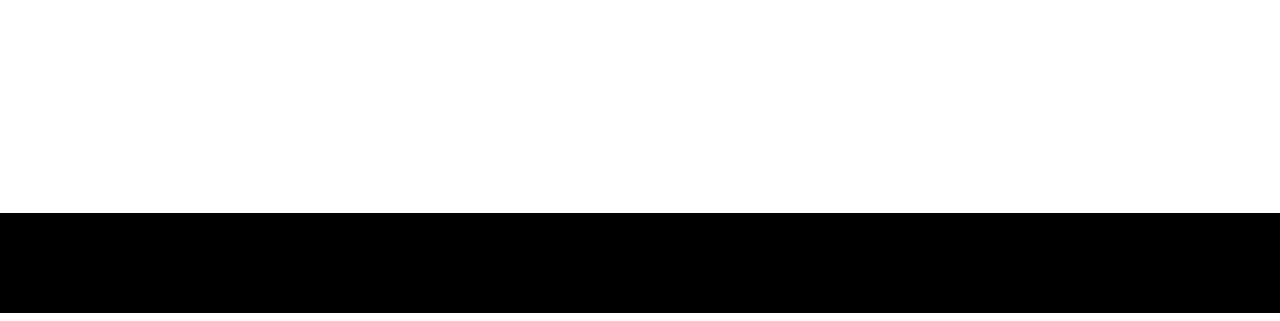
<file: data-viz-project/final.html>
<!doctype html>

<html lang="en">

<head>
  <meta charset="utf-8">
<meta name="viewport" content="width=device-width, initial-scale=1">

 <title>Bootstrap Template</title>
 <meta name="description" content="Merill College of Journalism, UMD">
 <meta name="author" content="Ryan Lepore">

 <!-- Bootstrap CSS -->
 <link rel="stylesheet" href="https://stackpath.bootstrapcdn.com/bootstrap/4.4.1/css/bootstrap.min.css" integrity="sha384-Vkoo8x4CGsO3+Hhxv8T/Q5PaXtkKtu6ug5TOeNV6gBiFeWPGFN9MuhOf23Q9Ifjh" crossorigin="anonymous">

 <!-- Stylesheet -->
<link rel="stylesheet" type="text/css" href="style.css">

 <!-- Fonts -->
<link rel="preconnect" href="https://fonts.gstatic.com">
<link href="https://fonts.googleapis.com/css2?family=Montserrat:wght@700&display=swap" rel="stylesheet">
<link rel="preconnect" href="https://fonts.gstatic.com">
<link href="https://fonts.googleapis.com/css2?family=Montserrat:wght@400;700&display=swap" rel="stylesheet">

</head>

<body>

<!-- page topper here -->



<!-- Jumbotron  -->

  <div class="jumbotron">
   <h1 class="display-4"><img src="Custom Size – 1.jpg" width="100%"></h1>
   <hr class="my-4">
   <p>Photo by Lindsey Wasson of Getty Images</p>
   <a class="btn btn-primary btn-lg" role="button" target="new" href="http://www.espn.com/espn/feature/story/_/id/22624561/ichiro-suzuki-return-seattle-mariners-resolve-internal-battle">Original publishing of the story.</a>
  </div>

<!-- End of Jumbotron  -->


<div class="container">

  <div class="source"></div>

  <p class="subheadline">How five days in February reveal what Seattle's signing of Ichiro cannot. The future Hall of Famer is haunted by the life he can't escape.</p>

  <p class="byline">by Wright Thompson</p>

  <p class="chapters">DAY 1: FEB. 4, 2018</p>
  <p>"There is timing in the whole life of the warrior, in his thriving and declining, in his harmony and discord."
    --Musashi Miyamoto (circa 1584-1645), samurai and artist</p>

    <p>Ichiro Suzuki steps out of the cold into the small restaurant that serves him dinner most nights. It's winter in Kobe, Japan, where he once played professional baseball and where he comes during the offseason to train. His wife, Yumiko, is back home in Seattle. He is here alone, free from the untidy bits of domestic life that might break his focus. Every day, he works out in a professional stadium he rents, and then he usually comes to this restaurant, which feels like a country inn transported to the city. It's tucked away on the fifth floor of a downtown building and accessible by a tiny elevator. Someone on the staff meets Ichiro at the back door so he can slip in unseen. Someone else rushes to take his coat, and Ichiro sits at a small bar with his back to the rest of the diners. Two friends join him. Inside the warm and glowing room, the chef slips on his traditional coat as he greets Ichiro in mock surprise.</p>

    <p>"Thanks for coming again," says the chef, wearing Miami Marlins shorts.</p>

    <p>"You guys made me wait outside," Ichiro jokes.</p>

    <p>Ichiro is a meticulous man, held in orbit by patterns and attention to detail. This place specializes in beef tongue, slicing it thin by hand and serving it raw alongside hot cast-iron skillets. They do one thing perfectly, which appeals to Ichiro. Tonight he's got dark jeans rolled up to the calf, each leg even, and a gray T-shirt under a white button-down with a skinny tie. His hair looks darker than in some recent photos, maybe the lighting, maybe a dye job. Either way, not even a 44-year-old future Hall of Famer is immune from the insecurities and diminishments that come with time. This winter is the most insecure and diminished he's been.</p>

    <p>He doesn't have a professional baseball contract in America or Japan. His agent, John Boggs, has called, texted and emailed teams so often that one MLB general manager now calls Boggs "the elephant hunter," because he's stalking his prey. Boggs recently sent an email to all 30 teams. Only one wrote back to decline. Ichiro hasn't spoken to Boggs once this offseason, locked in on what he and his aging body can control.</p>

    <p>The restaurant fills up. Customers take off their shoes. At every table, signs warn that no pictures can be taken. Ichiro waves at an older couple. A producer type brings two young women over to meet him, and Ichiro makes small talk before they bow and recede. He makes some jokes about aging and turns a wine bottle in his hand to read the label. The waiters, wearing sandals and blue bandannas, sling plates of raw tongue and mugs of cold beer with ice flecks in them. The chef installs a fresh gas can and sets down a cast-iron grill in front of Ichiro.</p>

    <p>"This is really delicious," Ichiro says.</p>

    <p>He and his companions discuss the future, debating philosophies of business, a new world opening up. Later they turn nostalgic and talk about the past. He started training every day in the third grade and has never stopped. Once during his career he took a vacation, a trip to Milan that he hated. This past October, Marlins infielder Dee Gordon came to get something at the clubhouse after the season. He heard the crack of a bat in the cages and found Ichiro there, getting in his daily swings. "I really just hope he keeps playing," Gordon says with a chuckle, "because I don't want him to die. I believe he might die if he doesn't keep playing. What is Ichiro gonna do if he doesn't play baseball?"</p>

    <p>Former teammates all have favorite Ichiro stories, about how he carries his bats in a custom humidor case to keep out moisture, how in the minors he'd swing the bat for 10 minutes every night before going to sleep, or wake up some mornings to swing alone in the dark from 1 to 4 a.m. All the stories make the same point: He has methodically stripped away everything from his life except baseball. Former first baseman Mike Sweeney, who got close to Ichiro in Seattle, tells one about getting a call from an old teammate who'd had an off-day in New York. You're not gonna believe this, the guy began. He'd brought along his wife and they walked through Central Park, thrilled to be together in such a serene place. Far off in the distance, at a sandlot field with an old backstop that looked leftover from the 1940s, they saw a guy playing long toss. The big leaguer did the quick math and figured the distant stranger was throwing 300 feet on the fly. Curious, he walked closer. The guy hit balls into the backstop, the powerful shotgun blast of real contact familiar to any serious player. He became impressed, so he got even closer, close enough to see.</p>

    <p>The man working out alone in Central Park was Ichiro.</p>

    <p>His agent and those close to him think he'll sign with a Japanese team if no offer comes from the major leagues. Television crews floated around the Ginza district in Tokyo the night before asking people what they think about Ichiro's future. Ichiro, as usual, is saying nothing. He's a cipher, keeping himself hidden, yet his yearning has never been more visible. His old team, the Orix Buffaloes, wants him back desperately -- but Japanese spring training started three days ago and Ichiro remains in Kobe. For a private man, these three days speak loudly about his need for another season in America. Over the years, he's talked about playing until he's 50 but also of his desire to "vanish" once his career ends. Those two desires exist in opposition, and if America never calls, he holds the power to make either of them real. He can sign with Orix, or he can fade away. The choice is his.</p>

    <p>These are the things working in his life at dinner, a cold Sunday night between the Rokko mountains and Osaka Bay. Ichiro finally stands to leave. Two customers step into the aisle and bow, not the perfunctory half-bow of business associates and hotel bellmen, but a full to-the-waist bow of deep respect. Is this what the end of a great career looks like up close? Ichiro hates not playing baseball, but he might hate playing poorly even more. When he's slumping, his wife has said, she will wake up and find him crying in his sleep. The first time he went on the disabled list as a major leaguer was because of a bleeding stomach ulcer. That year, he'd led Japan to a victory in the 2009 World Baseball Classic, winning the final game with a base hit in extra innings. The stress ate a hole in his stomach. Weeks later, a Mariners team doctor told him he couldn't play on Opening Day. Ichiro refused to listen, his teammate Sweeney says. Before the team ultimately forced him to sit, the doctor tried to explain that a bleeding ulcer was a serious condition that could actually kill him.
    </p>

    <p>Ichiro listened, unmoved.</p>

    <p>"I'll take my chances," he said.</p>

<!-- Map -->
    <iframe title="Ichiro's Offseason" aria-label="map" id="datawrapper-chart-HSYVP" src="https://datawrapper.dwcdn.net/HSYVP/3/" scrolling="no" frameborder="0" style="width: 0; min-width: 100% !important; border: none;" height="421"></iframe><script type="text/javascript">!function(){"use strict";window.addEventListener("message",(function(a){if(void 0!==a.data["datawrapper-height"])for(var e in a.data["datawrapper-height"]){var t=document.getElementById("datawrapper-chart-"+e)||document.querySelector("iframe[src*='"+e+"']");t&&(t.style.height=a.data["datawrapper-height"][e]+"px")}}))}();
    </script>


<!-- Chapters -->
  <p class="chapters">DAY 2: FEB. 5, 2018</p>
  <p>The next morning at 11:46, Ichiro moves quickly through the Hotel Okura lobby. A hood covers his head. This 35-story waterfront tower is where he always stays, an understated gold and black lacquer palace that looks designed by the prop department from "You Only Live Twice." His green Mercedes G-Class SUV is parked directly in front of the hotel and he climbs inside. The ballpark he rents, literally an entire stadium, is over the mountains, and he takes a right onto Highway 2, then an exit onto Fusehatake. He uses his blinker to change lanes.</p>

  <p>The temperature is 38 degrees and falling.</p>

  <p>A waterfall in front of the hotel is frozen mid-cascade.</p>

  <p>On the drive toward the stadium, it begins to flurry.</p>

  <p>At the field, he changes into shorts and steps out onto the field. A hard wind blows. Passing clouds drop the mercury even more. Ichiro isn't here in spite of the brutal cold but because of it. Japanese culture in general -- and Ichiro in particular -- remains influenced by remnants of bushido, the code of honor and ethics governing the samurai warrior class. Suffering reveals the way to greatness. When the nation opened up to the Western world in 1868, the language didn't even have a word to call games played for fun. Baseball got filtered through the prism of martial arts, and it remains a crucible rather than an escape. Japanese home run king Sadaharu Oh wrote in his memoir: "Baseball in America is a game that is born in spring and dies in autumn. In Japan it is bound to winter as the heart is to the body."</p>

  <p>A group of people always works out with Ichiro. Today there are 11 of them, not one a serious athlete. One is the chef from last night. One is a white guy who runs like a wounded animal. All of them wear long pants, because only a maniac would dress for this weather in shorts. Every day, the workout is the same. They stretch and jog. Ichiro runs the bases and the rest follow him around the path. He takes 50 soft-toss swings, hitting the ball into a net, then he stretches again and steps into the batting cage.</p>

  <p>Five people stand around the outfield with yellow crates and gloves.</p>

  <p>Outside the stadium, two fans wait by the road with a gift of chocolate candy. They bring him this every year. A woman named Minako traveled here from Tokyo to find a crack in the bleacher walls wide enough to see through. She, too, makes this pilgrimage once a winter. As she stands on her toes and trains her binoculars on Ichiro, she wonders aloud whether this might be the end. Ichiro doesn't believe so. Last year, he came within one hit of setting the single-season record as a pinch hitter. The year before, he hit .291 playing in 143 games. His friend and former Orix BP pitcher, Koji Okumura, says Ichiro's swing has changed over the years. He now opens his hips and shows his chest to the pitcher earlier. "His eyesight is deteriorating," Okumura says. "He's trying to adjust to survive. He knows his death as a baseball player is getting closer."</p>

  <p>In the stadium, Ichiro cracks line drives around the field. The wind whips around the bleachers, really blowing now. The final group of pitches, 24 of them in four minutes, comes a ball every 10 seconds. The last ball he arcs high into the air and miraculously it lands in one of the yellow crates. His friends go nuts, screaming and yelling, and Ichiro raises his arms in celebration and runs around the batter's box in a little half circle. He walks off the field and disappears into the dugout tunnel.</p>

  <p>The temperature continues to fall.</p>
  </p>


  <!-- Image -->
  <div id="mainphoto">
    <img src="1202364028.jpeg" width="900px" height="600px" >
      <div class="source">Creator: Masterpress - Credit: Getty Images</div>
  </div>


  <p class="chapters">DAY 3: FEB. 6, 2018</p>
  <p>Ichiro walks through the hotel lobby at exactly the same time as the day before, 11:46 a.m., repeating his routine to the minute. He's a funny self-deprecating guy who often makes light of his own compulsive behaviors, which extend far beyond his baseball-related rituals. He said in a Japanese interview that he once listened to the same song for a month or more. There's enlightenment in obsession, he says, because focus opens perception to many things. It boils life down.</p>

  <p>"I'm not normal," he admitted.</p>

  <p>He gets stuck in patterns. In the minors, sometimes his 10-minute bedtime swinging ritual stretched to two hours or more. His mind wouldn't let him stop. For years, he only ate his wife's curry before games, day after day. According to a Japanese reporter who's covered him for years, Ichiro now eats udon noodles or toasted bread. He likes the first slice toasted for 2 minutes, 30 seconds, and the second slice toasted for 1 minute, 30 seconds. (He calculates the leftover heat in the toaster.) For a while on the road he ate only cheese pizzas from California Pizza Kitchen. He prefers Jojoen barbecue sauce for his beef. Once Yumiko ran out and mixed the remaining amount with Sankoen brand sauce -- which is basically identical -- and Ichiro immediately noticed. These stories are endless and extend far beyond food. This past September, a Japanese newspaper described how he still organizes his life in five-minute blocks. Deviations can untether him. Retirement remains the biggest deviation of all. Last year, a Miami newspaperman asked what he planned on doing after baseball.
  </p>

  <p>"I think I'll just die," Ichiro said.</p>

  <!-- Image -->
  <div id="mainphoto">
    <img src="08ICHIRO1-jumbo.jpg" width="650px" height="900px" >
      <div class="source">A seventh ininning triple for his 3,000th hit.</div>
      <div class="source">Dustin Bradford/Getty Images</div>
  </div>


  <p>Today Ichiro walks onto the field in Kobe, right on time, and everyone is waiting. It's uncanny. They bow when he reaches the dugout. It's a Tuesday, even colder than the day before, but the routine doesn't change: the four jogging laps across the outfield, the baserunning, the 50 soft-toss pitches, exactly 50. Except for the cold these aren't hard workouts, more like a ritualized ceremony among friends. He could choose the best players in Japan to help him but he doesn't. He doesn't need to get better at swinging a bat. What he needs, and what he seems to find in this rented stadium, is the comfort of the familiar, a place where he knows who he is supposed to be.</p>

  <p>He is equally precise during the season, to the amusement of teammates. Dee Gordon says Ichiro even lint-rolls the floor of his locker. He cleans and polishes his glove and keeps wipes in the dugout to give his shoes a once-over before taking the field. The Yankees clubhouse manager tells a story about Ichiro's arrival to the team in 2012. Ichiro came to him with a serious matter to discuss: Someone had been in his locker. The clubhouse guy was worried something had gone missing, like jewelry or a watch, and he rushed to check.</p>

  <p>Ichiro pointed at his bat.</p>

  <p>Then he pointed at a spot maybe 8 inches away.</p>

  <p>His bat had moved.</p>

  <p>The clubhouse manager sighed in relief and told Ichiro that he'd accidentally bumped the bat while putting a clean uniform or spikes or something back into Ichiro's locker, which is one of the main roles of clubhouse attendants.</p>

  <p>"That can't happen," Ichiro said, smiling but serious.</p>

  <p>From that day forward, the Yankees staff didn't replace anything in his locker like they did for every other player on the team. They waited until he arrived and handed him whatever he needed for the day.</p>

  <p>These stories are funny individually, but they feel different when taken as a whole. Like nearly all obsessive people, Ichiro finds some sort of safety in his patterns. He goes up to the plate with a goal in mind, and if he accomplishes that goal, then he is at peace for a few innings. Since his minor league days in Japan, he has devised an achievable, specific goal every day, to get a boost of validation upon completion. That's probably why he hates vacations. In the most public of occupations, he is clearly engaged in a private act of self-preservation. He's winnowed his life to only the cocoon baseball provides. His days allow for little beyond his routine, like leaving his hotel room at 11:45, or walking through the lobby a minute later, or going to the stadium day after day in the offseason -- perhaps his final offseason. Here in the freezing cold, with a 27-degree wind chill, the hooks ping off the flagpoles. The bat in his hand is 33.46 inches long. He steps into the cage and sees 78 pitches. He swings 75 times.
  </p>

  <p>Up close, he looks a lot like a prisoner.
  </p>

  <!-- Notable Stats Chart -->
  <iframe title="Notable Stats" aria-label="Split Bars" id="datawrapper-chart-Yl7sF" src="https://datawrapper.dwcdn.net/Yl7sF/1/" scrolling="no" frameborder="0" style="width: 0; min-width: 100% !important; border: none;" height="635"></iframe><script type="text/javascript">!function(){"use strict";window.addEventListener("message",(function(a){if(void 0!==a.data["datawrapper-height"])for(var e in a.data["datawrapper-height"]){var t=document.getElementById("datawrapper-chart-"+e)||document.querySelector("iframe[src*='"+e+"']");t&&(t.style.height=a.data["datawrapper-height"][e]+"px")}}))}();
  </script>


  <p class="chapters">DAY 4: FEB. 7, 2018</p>
  <p>Ichiro hits a home run on his final swing today, always quitting on a positive result. Boggs is still weeks away from opening discussions with the Mariners, and an hour northeast of this stadium, Ichiro's father has been following the news of his son's free agency. Nobuyuki Suzuki orchestrated Ichiro's brutal boyhood training regimen, and now they don't speak.</p>

  <p>Father and son both appear to be modern men, but their vastly different upbringings offer little common ground. They can't see each other. Just as Nobuyuki cannot understand the pressure of being Ichiro, who once had to be smuggled out of a building wrapped in a rolled-up rug to avoid photographers, Ichiro cannot imagine the bleak early years of his dad's life. Nobuyuki was born during the war in 1942 and grew up in a bombed-out world dominated by hunger, privation and the shame of defeat. He wears threadbare slacks and cries when he talks to a reporter about his son. This offseason, Ichiro hosted an event in his hometown. He visited only with his mother, Yoshie.</p>

  <p>Nobuyuki is left with his memories and his museum.</p>

  <p>Before Ichiro signed with the Mariners in 2001, the family built a home in Toyoyama for them to live in together and an adjacent two-story museum filled with artifacts, from Ichiro's Star Wars toys to his first glove. It's open to the public for $11 a person. In the early pictures, Ichiro is always smiling. He smiles less as the years pass. There's a gym stocked with unused equipment, intended for Ichiro's workouts and now used to store boxes. Sometimes at night, Nobuyuki comes alone and walks through the exhibits. He dreamed of his son living here forever, and now he's gone. Nobuyuki found out about the Mariners signing the morning of the news conference. He insists he has no regrets and would do everything again if given a chance.</p>

  <!-- Standout Quote-->
        <blockquote>"It's not looking at Lou Gehrig's glove," says Hall president Jeff Idelson. "It's wondering what he might have been thinking when wearing that glove."
        </blockquote>

  <p>When Ichiro was 3, Nobuyuki bought him his first glove, made of shiny leather. It cost two weeks' salary. Nobuyuki taught his son to clean and polish it carefully. It wasn't a toy, he said. It was a tool. He taught his right-handed son to hit lefty, to gain a few extra steps out of the batter's box. They went to a nearby park, every day the same: 50 pitches, 200 soft-toss swings and 50 fungo drills. At night, they went to a batting cage near the Nagoya airport and Ichiro would take 250 to 300 swings on a pitching machine. They did this 365 days a year. Sometimes it got so cold that young Ichiro couldn't button his shirt, his fingers too stiff to work. In elementary school, he wrote in an essay that he played with other children only two or three days a year. Once Ichiro didn't want to practice baseball. He wanted to run around with his friends, so he defiantly sat down in the middle of the field. A furious Nobuyuki started throwing baseballs at his son, but Ichiro's fast reflexes allowed him to avoid them. Ones aimed directly for his face he easily caught.
  </p>

  <p>Ichiro started this life in third grade and hasn't stopped. With people he trusts, he'll talk about how Ichiro Suzuki did not create Ichiro. In the past, he has hated Ichiro. Only rarely do his private feelings become public. When Ichiro finished his second season with the Mariners and returned home, the writer Robert Whiting was granted an interview. He was escorted to a private floor of a Tokyo hotel overlooking the flashing neon Blade Runner world below. Whiting is a best-selling author and Japanese baseball expert and among the world's most sophisticated translators of the two cultures. He asked Ichiro about a passage in his father's book describing their training sessions as fun for both father and son. For the first and only time in the interview, Ichiro switched to English.</p>

  <p>"He's a liar," he said.</p>

  <p>Everyone laughed but Whiting didn't think he was joking at all. The next day, Ichiro's manager successfully petitioned Whiting not to run that quote because of the importance of filial reverence in Japan. Whiting left in what Ichiro said next in Japanese. Ichiro said his dad's behavior "bordered on child abuse."</p>

  <p>There are other issues widening the gap between Nobuyuki and Ichiro. Rumors occasionally find their way into Japanese papers about problems between Nobuyuki and Yumiko. Nobuyuki once ran all of Ichiro's business concerns but got in trouble in Japan over an enormous unpaid tax bill, which caused Ichiro great embarrassment and cost him perhaps as much as $168,000. That seems to have cemented the split: Yumiko now oversees Ichiro's finances. There's a hometown sushi restaurant where Nobuyuki and Ichiro once ate together. The owner feels sad because they come separately now. Nobuyuki has become a teacher without a student, except for the old artifacts he keeps behind glass.</p>


    <!-- Image -->
    <div id="mainphoto">
      <img src="sub-buzz-24920-1525386256-12.jpg" width="800px" height="600px" >
        <div class="source">Ichiro and Bernie Williams during All-Star festivities.</div>
        <div class="source">Dan Levine / AFP / Getty Images</div>
    </div>


  <p>Ichiro appears to be searching for people and stories to fill the place once occupied by his father. He loves old baseball players and their histories. He formed a relationship with former Negro Leagues star Buck O'Neil, and when the Mariners played the Royals in Kansas City, Ichiro took himself to the Negro Leagues Baseball Museum. He didn't tell anyone, and they wouldn't have known except for someone in the business office noticing his name on a credit card receipt. When Buck died, Ichiro sent flowers to the funeral and wrote a personal check to the museum in his memory. He's visited the graves of old players whose records he's broken, George Sisler in suburban St. Louis and Wee Willie Keeler in Queens, and in Japan he visits the grave of the scout who discovered him. He remains connected to his own history. The alternate address on the filing forms of his personal holding company is the old Orix dorm, which has since been torn down. He's visited the Hall of Fame in Cooperstown more than any other current major league player, sneaking in and out under the radar. (He's promised all his collection to Cooperstown and not his father's museum.) The tiny village with its glowing lights and happy baseball spirit captivates him nearly as much as the museum. Ichiro likes to hold the gloves and bats of other great players and commune with them. "It's not looking at Lou Gehrig's glove," says Hall president Jeff Idelson. "It's wondering what he might have been thinking when wearing that glove."
  </p>

  <p>Nobuyuki sits in his museum today and wonders how Ichiro might be feeling. He's been having recurring dreams recently about his son. In them, Ichiro is in elementary school and none of the reckoning has begun. They are close still in these dreams.</p>

  <p>Nobuyuki cries again.</p>

  <p>Ichiro has broken away from his father -- the man who invented Ichiro, the wellspring of all that's good and bad in his life -- but he cannot break away from the man his father created. He cannot escape the patterns burned into him as a boy. His American teammates all talk about how he still polishes his gloves and spikes, as he was taught. He works out every day without break, forsaking even a family, wearing shorts in the freezing Kobe winter. He's made a $160 million fortune and can't enjoy it. He's earned his rest but can't take it. He's won his freedom but doesn't want it. The kid in the essay who wrote of a life away from baseball no longer exists.</p>

  <p>Ichiro now does to himself all the things he resents his father for having made him do.
  </p>

  <!-- Image -->
  <div id="mainphoto">
    <img src="PJ-BM905_SP_ICH_P_20130304175508.jpg" width="950px" height="600px" >
      <div class="source">Secret wieghtroom at the Kobe hotel.</div>
      <div class="source">Hisashi Murayama for The Wall Street Journal
</div>
  </div>


  <p class="chapters">DAY 5: FEB. 8, 2018</p>
  <p>He's gone.

  <p>Today at the Hotel Okura, 11:46 a.m. comes and goes and he doesn't pass through the lobby. His Mercedes out front doesn't move. Over the mountain at the baseball stadium, he and his friends don't take the field, and he doesn't hit 50 soft-toss pitches or swing until he's happy. Heavy rains are coming soon. Maybe snow if the temperature stays low. A thick soupy fog covers the city when weather rolls in and it's impossible to see, a gray blanket stretched between the peak of Mount Rokko and the cargo ships floating in Osaka Bay. The cherry blossoms are at least six weeks away. Winter maintains its grip on the islands. In the hotel lobby, an enormous painting of a forest by artist Ikuo Hirayama matches the ethereal, melancholy vibe. It's Japanese baseball weather.</p>

  <p>His American agent is still a month away from any hint of interest from the Mariners.</p>

  <p>His Japanese manager isn't returning phone calls.</p>

  <p>Yumiko says the timing is bad for her to talk.</p>

  <p>Few people can ghost like Ichiro. There are no sightings of him on social media, or mention of his whereabouts in the Japanese or American press. He's not at Japanese spring training in the southern prefecture of Miyazaki or at American spring training in Florida or Arizona. He could be in Tokyo, fulfilling some of his many promotional responsibilities. The bravest thing he could do is make good on his desire to disappear. Maybe, just maybe, he found the will to put down his bat and won't emerge for five years, wandering the earth until Cooperstown calls.</p>

  <p>Of course, that's not what he's doing. He's somewhere out there -- hungry for a chance to keep his routines in motion. It's a circle Ikuo Hirayama would find typically Japanese. Ichiro's American journey will continue where it began: Seattle. He needs five more winters until he reaches 50. There are goals to reach. There are patterns he can't abandon, scars he won't let heal, and the people who run the batting cage by the Nagoya airport know about them both. They've seen the boy whose father dreamed of something and the man who lives with the reality of those dreams. The cage is open today, 11 to 11, and there's a photo of him hanging near Lane No. 8, where his father sharpened Ichiro Suzuki into Ichiro. The old man working the counter in the small office says that Ichiro has come back to the cages to hit perhaps five times in the past two decades. The last time was five or six years ago.</p>

  <p>Each visit has played out the same. Around 10:15 or 10:20 at night, the staff says, a luxury car turns into the small parking lot lined with Japanese pine trees. If the cages are empty, Ichiro gets out and carries his black bat to Lane 8. He pays his bill like everyone else, $2 for every 22 balls. The staff members don't bother him, but they do watch, understanding that they're seeing something intimate. The old man behind the counter thinks Ichiro is looking for something, coming back to the place where he split in two. He swings for about 20 minutes, and only he knows what is on his mind during this trip through his past. Soon the communion is over. He pulls out of the parking lot, carrying his private burdens into the night.
  </p>


  <!-- Career vs Last 5 Years Chart -->
  <iframe title="Career vs last 5 years" aria-label="chart" id="datawrapper-chart-3LgM6" src="https://datawrapper.dwcdn.net/3LgM6/2/" scrolling="no" frameborder="0" style="width: 0; min-width: 100% !important; border: none;" height="685"></iframe><script type="text/javascript">!function(){"use strict";window.addEventListener("message",(function(a){if(void 0!==a.data["datawrapper-height"])for(var e in a.data["datawrapper-height"]){var t=document.getElementById("datawrapper-chart-"+e)||document.querySelector("iframe[src*='"+e+"']");t&&(t.style.height=a.data["datawrapper-height"][e]+"px")}}))}();
  </script>


          <!--
            <div class="container">
                <div class="row">
                  <div class="row">
                   <div class="col-md-8" style="background:red;">Text left</div>
                   <div class="col-md-4" style="background:blue;">Text on left</div>
                  </div>
                </div>
                -->

</div>





<!-- Footer -->

    <h2>
      <id="links">

      </id>
    </h2>



<!-- jQuery first, then Popper.js, then Bootstrap JS -->
<script src="https://code.jquery.com/jquery-3.4.1.slim.min.js" integrity="sha384-J6qa4849blE2+poT4WnyKhv5vZF5SrPo0iEjwBvKU7imGFAV0wwj1yYfoRSJoZ+n" crossorigin="anonymous"></script>
<script src="https://cdn.jsdelivr.net/npm/popper.js@1.16.0/dist/umd/popper.min.js" integrity="sha384-Q6E9RHvbIyZFJoft+2mJbHaEWldlvI9IOYy5n3zV9zzTtmI3UksdQRVvoxMfooAo" crossorigin="anonymous"></script>
<script src="https://stackpath.bootstrapcdn.com/bootstrap/4.4.1/js/bootstrap.min.js" integrity="sha384-wfSDF2E50Y2D1uUdj0O3uMBJnjuUD4Ih7YwaYd1iqfktj0Uod8GCExl3Og8ifwB6" crossorigin="anonymous"></script>



</body>

</html>
</file>
<file: LeporeLayout/style.css>
#content {
  margin: 0 auto;
  width: 900px;
  font-family: Georgia, serif;
  font-size: 15px;
}


#byline {
font-family: Helvetica, sans-serif;
font-size: 14px;
font-style: italic;
margin-top: 2px;
margin-bottom: 10px;
margin-right: 0;
margin-left: 0;
}

h1 {
font-family: Georgia, serif;
font-size: 25px;
}

/* Caption Style */
.caption {
  font-size: 6px;
  font-weight: 400;
}

/* Source Style */
.source {
  margin-top: 2px;
  margin-bottom: 25px;
  margin-right: 0;
  margin-left: 0;
  font-size: 10px;
}

.graphic1 {
  font-size: 13px;
  font-weight: 900;
  font-style: bold;
}

.graphic2 {
  font-size: 13px;
  font-weight: 200;
}

blockquote {
  margin-top: 30px;
  margin-bottom: 30px;
  margin-left: 60;
  margin-right: 60;
  color: blue;
  font-style: oblique;
  font: 16/24px normal helvetica, sans-serif;
  padding-left: 105px;
  border-right: 5px solid #ccc;
  font-size: 25px;
}

h2{
  padding-bottom: 15px;
  padding-top: 15px;
}
</file>
<file: Resume/style.css>
/* Main Style */

/* Body Style */
BODY {
  font-family: 'Open Sans',arial, sans-serif;
  font-size: 1em;
  color: #444;
  font-weight: 400;
}

#container {
  width: 100%;
  max-width: 1200px;
  margin:0 auto;
}

/* Name Style */
#name {
  font-size: 3em;
  text-transform:uppercase;
  text-align: center;
  color: #33485e;
  border-bottom: 1px solid #33485e;
  width: 60%;
  min-width: 300px;
  margin:0 auto;
}

/* Title Style */
strong {
  color: #33485e
  text-transform:uppercase;
  font-size: 1.5em;
}

/* Section Title Style */
.sectionheader {
  font-size: 1.5em;
  text-transform: uppercase;
  background-color: #33485e;
  color: #fff;
  margin-top: 20px;
  margin-bottom: 10px;
  margin-right: 0;
  margin-left: 0;
  width: 100%;
  min-width: 300px;
}

/* Job Title Style */
h3 {
  font-size: 1.5em;
  font-weight: 600;
}

/* Job Organization Style */
.organization {
  font-size: 1.25em;
  font-weight: 400;
}

/* Job Dates Style */
.date {
  margin-top: 10px;
  margin-bottom: 10px;
  margin-right: 0;
  margin-left: 0;
}

/* Description Style */
.date {
  font-size: 1em;
  font-weight: 400;
  font-style: italic;
  margin-top: 2px;
  margin-bottom: 0px;
  margin-right: 0;
  margin-left: 0;
}

.menu {
  padding: 0;
  margin: 0;
  text-align: center;
  display: inline;
  list-style-type: none;
}

h2 ul {
  font-size: 1em;
}


#degrees{
  margin-top: 5px;
  margin-bottom: 5px;
  margin-right: 0;
  margin-left: 0;
}

#do{
  margin-top: 5px;
  margin-bottom: 5px;
  margin-right: 0;
  margin-left: 0;
}

#title{
  font-weight: 600;
  text-align: center;
  margin-top: 20px;
  margin-bottom: 0px;
  margin-right: 0;
  margin-left: 0;
}

#top{
  margin:0 auto;
  margin-bottom: 30px;
  width: 60%;
  min-width: 300px;
}
</file>
<file: resumefinal/style.css>
/* Main Style */

/* Body Style */
BODY {
  font-family: 'Open Sans',arial, sans-serif;
  font-size: 1em;
  color: #444;
  font-weight: 400;
  background-color: #000000;
  color: #fff;
}

#resume {
  width: 100%;
  max-width: 1200px;
  margin:0 auto;
}

/* Name Style */
#name {
  font-size: 3em;
  text-transform:uppercase;
  text-align: center;
  color: #33485e;
  border-bottom: 1px solid #33485e;
  width: 60%;
  min-width: 300px;
  margin:0 auto;
}

/* Title Style */
strong {
  color: #33485e
  text-transform:uppercase;
  font-size: 1.5em;
}

/* Section Title Style */
.sectionheader {
  font-size: 1.5em;
  text-transform: uppercase;
  background-color: #4800E3;
  color: #fff;
  margin-top: 0px;
  margin-bottom: 0px;
  margin-right: 0;
  margin-left: 0;
  width: 100%;
  min-width: 300px;
  padding-left: 5px;
  padding-top: 6px;
  padding-bottom: 5px;
}

/* Job Title Style */
h3 {
  font-size: 1.5em;
  font-weight: 600;
}

/* Job Organization Style */
.organization {
  font-size: 1.25em;
  font-weight: 400;
}

/* Job Dates Style */
.date {
  margin-top: 10px;
  margin-bottom: 10px;
  margin-right: 0;
  margin-left: 0;
}

/* Description Style */
.description {
  font-size: 1em;
  font-weight: 400;
  font-style: italic;
  margin-top: 2px;
  margin-bottom: 0px;
  margin-right: 0;
  margin-left: 0;
}

.menu {
  padding: 0;
  margin: 0;
  display: inline;
  text-align: center;
}



#degrees{
  margin-top: 5px;
  margin-bottom: 5px;
  margin-right: 0;
  margin-left: 0;
}

#do{
  margin-top: 5px;
  margin-bottom: 15px;
  margin-right: 0;
  margin-left: 0;
  padding-bottom: 45px;
  background-color: #000000;
  color: #fff;
}

#title{
  font-weight: 600;
  text-align: center;
  margin-top: 20px;
  margin-bottom: 0px;
  margin-right: 0;
  margin-left: 0;
}

#top{
  margin:0 auto;
  margin-bottom: 30px;
  width: 60%;
  min-width: 300px;
}

.row2 {
  padding-bottom: 10px;
  padding-top: 6px;
  background-color: #000000;
  color: #fff;
}

.row3 {
  padding-bottom: 25px;
  padding-top: 6px;
  background-color: #000000;
  color: #fff;
}

.row {
  padding-bottom: 25px;
  padding-top: 6px;
  background-color: #000000;
  color: #fff;
  width: 105.45%;
  width: -105%;
}

.row1 {
  padding-bottom: 3px;
  padding-top: 2px;
  background-color: #000000;
  color: #fff;
  font-size: 11px;
}
</file>
<file: crisis-project/style.css>
/* Main Style */

/* Headline Style */
.headline {
  font-size: 3em;
  font-weight: 700;
  text-align: center;
  font-family: 'Montserrat', sans-serif;
}


.byline {
  font-size: 1em;
  text-transform:uppercase;
  text-align: left;
  font-family: 'Montserrat', sans-serif;
  font-style: italic;
}

p {
  font-family: georgia, serif;
  line-height: 180%;
}

.caption {
  font-size: 1em;
  font-family: 'Montserrat', sans-serif;
}

h2 {
  text-align: center;
  background-color: #000000;
  color: #fff;
  margin-top: 100px;
  height: 100px;
  min-height: 100px;
  padding-top: 25px;
}

.chapters{
  font-family: 'Montserrat', sans-serif;
  line-height: 200%;
  font-size: 2em;
  text-align: left;
  font-weight: 700;
  margin-bottom: 1px;
  padding-top: 10px;
}

#mainphoto{
text-align: center;
}

.captions {
  font-size: 1em;
  font-family: 'Montserrat', sans-serif;
  text-align: center;
}

/* Source Style */
.source {
  margin-top: 2px;
  margin-bottom: 25px;
  margin-right: 375px;
  margin-left: 0;
  font-size: 10px;
  text-align: center;
}

#links{
text-align: center;
margin-bottom: 25px;
margin-right: 375px;
}

blockquote {
  margin-top: 30px;
  margin-bottom: 30px;
  margin-left: 60;
  margin-right: 60;
  color: red;
  font-style: oblique;
  font: 16/24px normal helvetica, sans-serif;
  padding-left: 105px;
  border-right: : 2px solid #ccc;
  font-size: 35px;
}

#SideBarSource{
text-align: center;
margin-bottom: 25px;
margin-right: 825px;
padding-top: 0px;
font-size: 12px;
}

#sidebar {
  margin-top: 30px;
  margin-bottom: 0px;
  margin-left: 60;
  margin-right: 60;
  color: #black;
  font-style: oblique;
  font: 16/24px normal helvetica, sans-serif;
  padding-left: 5px;
  padding-right: 5px;
  border: 10px solid #ccc;
  font-size: 25px;
}
</file>
<file: crisis/style.css>
/* Main Style */

/* Headline Style */
.headline {
  font-size: 3em;
  font-weight: 700;
  text-align: center;
  font-family: 'Montserrat', sans-serif;
}


.byline {
  font-size: 1em;
  text-transform:uppercase;
  text-align: left;
  font-family: 'Montserrat', sans-serif;
  font-style: italic;
}

p {
  font-family: georgia, serif;
  line-height: 180%;
}

.caption {
  font-size: 1em;
  font-family: 'Montserrat', sans-serif;
}

h2 {
  text-align: center;
  background-color: #000000;
  color: #fff;
  margin-top: 100px;
  height: 100px;
  min-height: 100px;
  padding-top: 25px;
}

.chapters{
  font-family: 'Montserrat', sans-serif;
  line-height: 200%;
  font-size: 2em;
  text-align: left;
  font-weight: 700;
  margin-bottom: 1px;
  padding-top: 10px;
}

#mainphoto{
text-align: center;
}

.captions {
  font-size: 1em;
  font-family: 'Montserrat', sans-serif;
  text-align: center;
}

/* Source Style */
.source {
  margin-top: 2px;
  margin-bottom: 25px;
  margin-right: 375px;
  margin-left: 0;
  font-size: 10px;
  text-align: center;
}

#links{
text-align: center;
margin-bottom: 25px;
margin-right: 375px;
}

blockquote {
  margin-top: 30px;
  margin-bottom: 30px;
  margin-left: 60;
  margin-right: 60;
  color: red;
  font-style: oblique;
  font: 16/24px normal helvetica, sans-serif;
  padding-left: 105px;
  border-right: : 2px solid #ccc;
  font-size: 35px;
}

#SideBarSource{
text-align: center;
margin-bottom: 25px;
margin-right: 825px;
padding-top: 0px;
font-size: 12px;
}

#sidebar {
  margin-top: 30px;
  margin-bottom: 0px;
  margin-left: 60;
  margin-right: 60;
  color: #black;
  font-style: oblique;
  font: 16/24px normal helvetica, sans-serif;
  padding-left: 5px;
  padding-right: 5px;
  border: 10px solid #ccc;
  font-size: 25px;
}
</file>
<file: data-viz-project/style.css>
/* Main Style */
.container {

}
/* Headline Style */
.headline {
  font-size: 3em;
  font-weight: 700;
  text-align: center;
  font-family: 'Montserrat', sans-serif;
}

/* Source Style */
.source {
  font-size: 13px;
  text-align: center;
  padding-bottom: 5;
  font-style: italic;
  margin-bottom: 5;
}

.subheadline {
  font-size: 2em;
  font-weight: 450;
  text-align: left;
  font-family: 'Montserrat', sans-serif;
}

.byline {
  font-size: 1em;
  text-transform:uppercase;
  text-align: left;
  font-family: 'Montserrat', sans-serif;
  font-style: italic;
}

p {
  font-family: georgia, serif;
  line-height: 180%;
  margin-bottom: 20px;
}

.captions {
  font-size: 10px;
  text-align: center;
}

h2 {
  text-align: center;
  background-color: #000000;
  color: #fff;
  margin-top: 100px;
  height: 100px;
  min-height: 100px;
  padding-top: 25px;
}

.chapters{
  font-family: 'Montserrat', sans-serif;
  line-height: 200%;
  font-size: 2em;
  text-align: left;
  font-weight: 700;
  margin-bottom: 1px;
  padding-top: 10px;
}

#mainphoto{
text-align: center;
}


#links{
text-align: center;
margin-bottom: 25px;
margin-right: 375px;
}

blockquote {
  margin-top: 30px;
  margin-bottom: 30px;
  margin-left: 60;
  margin-right: 60;
  color: #00C2A8;
  font-style: oblique;
  font: 16/24px normal helvetica, sans-serif;
  padding-left: 105px;
  border-right: : 2px solid #ccc;
  font-size: 35px;
  font-weight: 700;
}
</file>
